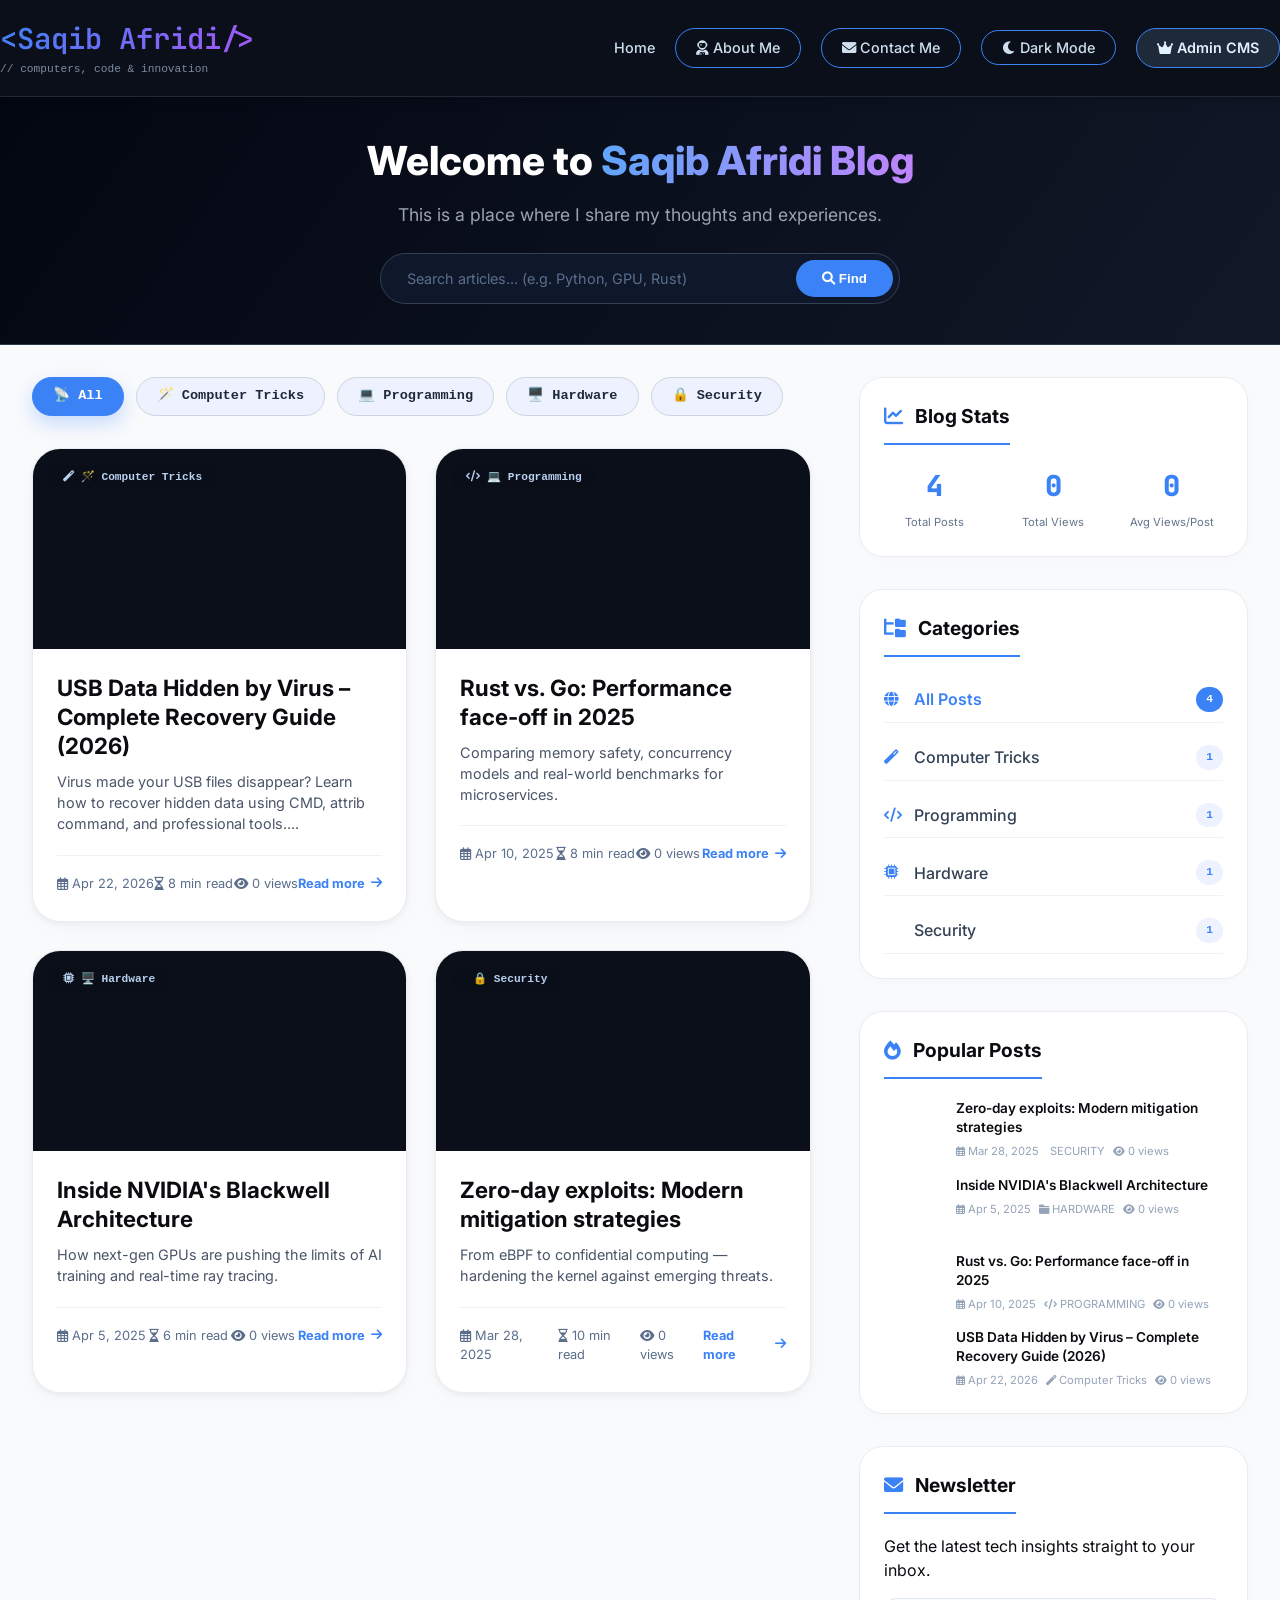
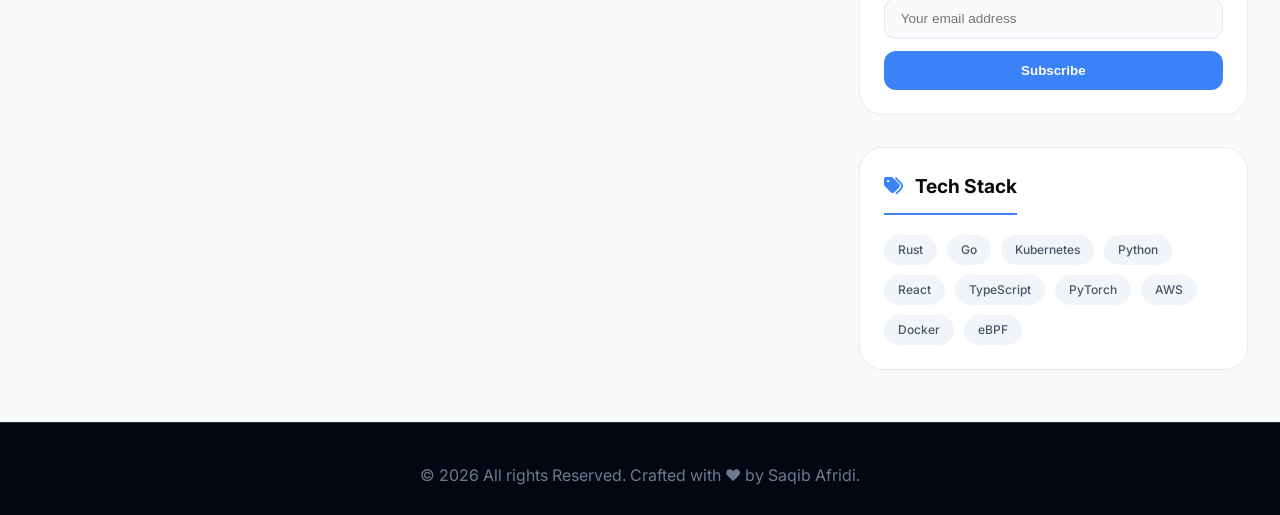
<file: index.html>
<!DOCTYPE html>
<html lang="en">
<head>
  <meta charset="UTF-8">
  <meta name="viewport" content="width=device-width, initial-scale=1.0, viewport-fit=cover">
  <title>Saqib Afridi | Tech Blog</title>
  <link href="https://fonts.googleapis.com/css2?family=Inter:opsz,wght@14..32,300;400;500;600;700;800&family=JetBrains+Mono:wght@400;500&display=swap" rel="stylesheet">
  <link rel="stylesheet" href="https://cdnjs.cloudflare.com/ajax/libs/font-awesome/6.0.0-beta3/css/all.min.css">
  <link rel="stylesheet" href="./css/index.css">
  <style>
    /* Additional inline style for consistency — keeps modal and dark mode alignment */
    body.dark-mode .about-link-modal {
      color: #60a5fa;
    }
    .about-nav-link, .contact-nav-link {
      cursor: pointer;
      text-decoration: none;
      font-weight: 500;
      color: #cfdfed;
      transition: 0.2s;
      font-size: 0.9rem;
    }
    .about-nav-link:hover, .contact-nav-link:hover {
      color: #60a5fa;
    }
    .empty-posts-state {
      text-align: center;
      padding: 80px 40px;
      background: #1e293b;
      border-radius: 24px;
      margin: 40px 0;
    }
    .empty-posts-state i {
      font-size: 4rem;
      color: #3b82f6;
      margin-bottom: 20px;
      opacity: 0.6;
    }
    .empty-posts-state h3 {
      font-size: 1.5rem;
      margin-bottom: 12px;
      color: #f1f5f9;
    }
    .empty-posts-state p {
      color: #94a3b8;
      margin-bottom: 24px;
    }
    .empty-posts-state .btn-create {
      background: #3b82f6;
      color: white;
      border: none;
      padding: 12px 28px;
      border-radius: 40px;
      font-weight: 600;
      cursor: pointer;
      transition: 0.2s;
    }
    .empty-posts-state .btn-create:hover {
      background: #2563eb;
      transform: translateY(-2px);
    }
  </style>
</head>
<body>

<header class="site-header">
  <div class="container header-inner">
    <div class="logo">
      <h1>&lt;Saqib Afridi/&gt;</h1>
      <p>// computers, code & innovation</p>
    </div>
    <div class="nav-links">
      <a href="index.html" id="homeLink">Home</a>
      <a href="About me.html" class="nav-btn about-nav-link"><i class="fas fa-user-astronaut"></i> About Me</a>
      <a href="contact me.html" class="nav-btn contact-nav-link"><i class="fas fa-envelope"></i> Contact Me</a>
      <button class="nav-btn dark-mode-btn" id="darkModeToggle">
        <i class="fas fa-moon"></i> <span>Dark Mode</span>
      </button>
      <a href="#" id="openCMSBtn" class="btn-tech cms-link"><i class="fas fa-crown"></i> Admin CMS</a>
    </div>
  </div>
</header>

<main>
  <section class="hero-tech">
    <div class="container hero-content">
      <h2>Welcome to <span>Saqib Afridi Blog</span></h2>
      <p>This is a place where I share my thoughts and experiences.</p>
      <div class="search-area">
        <input type="text" id="searchTechInput" placeholder="Search articles... (e.g. Python, GPU, Rust)">
        <button id="searchTechBtn"><i class="fas fa-magnifying-glass"></i> Find</button>
      </div>
    </div>
  </section>

  <div class="container">
    <div class="blog-layout">
      <div class="blog-main">
        <div class="filter-bar" id="techFilterContainer"></div>
        <div id="techBlogGrid" class="blog-grid"></div>
      </div>

      <div class="blog-sidebar">
        <div class="sidebar-widget">
          <h3 class="widget-title"><i class="fas fa-chart-line"></i> Blog Stats</h3>
          <div class="stats-container" id="blogStats">
            <div class="stat-item">
              <span class="stat-value" id="totalPosts">0</span>
              <span class="stat-label">Total Posts</span>
            </div>
            <div class="stat-item">
              <span class="stat-value" id="totalViews">0</span>
              <span class="stat-label">Total Views</span>
            </div>
            <div class="stat-item">
              <span class="stat-value" id="avgViews">0</span>
              <span class="stat-label">Avg Views/Post</span>
            </div>
          </div>
        </div>

        <div class="sidebar-widget">
          <h3 class="widget-title"><i class="fas fa-folder-tree"></i> Categories</h3>
          <div class="categories-list" id="categoriesList"></div>
        </div>

        <div class="sidebar-widget">
          <h3 class="widget-title"><i class="fas fa-fire"></i> Popular Posts</h3>
          <div class="popular-posts" id="popularPostsList"></div>
        </div>

        <div class="sidebar-widget">
          <h3 class="widget-title"><i class="fas fa-envelope"></i> Newsletter</h3>
          <p>Get the latest tech insights straight to your inbox.</p>
          <div class="sidebar-news-form">
            <input type="email" id="sidebarNewsEmail" placeholder="Your email address">
            <button id="sidebarSubscribeBtn">Subscribe</button>
          </div>
        </div>

        <div class="sidebar-widget">
          <h3 class="widget-title"><i class="fas fa-tags"></i> Tech Stack</h3>
          <div class="tags-cloud">
            <span class="tag">Rust</span>
            <span class="tag">Go</span>
            <span class="tag">Kubernetes</span>
            <span class="tag">Python</span>
            <span class="tag">React</span>
            <span class="tag">TypeScript</span>
            <span class="tag">PyTorch</span>
            <span class="tag">AWS</span>
            <span class="tag">Docker</span>
            <span class="tag">eBPF</span>
          </div>
        </div>
      </div>
    </div>
  </div>

  <footer class="footer-tech">
    <div class="container">
      <div class="copyright">
         © 2026 All rights Reserved. Crafted with ❤️ by Saqib Afridi.
      </div>
    </div>
  </footer>
</main>

<div id="infoModal" class="modal-overlay">
  <div class="modal-container">
    <div class="modal-header">
      <h2 id="modalTitle">Info</h2>
      <button class="modal-close" id="closeModalBtn">&times;</button>
    </div>
    <div class="modal-body" id="modalBody"></div>
  </div>
</div>

<script>
  // ========================
  // BLOG PAGE WITH USB DATA HIDDEN BY VIRUS POST
  // Added new post: "USB Data Hidden by Virus – Complete Recovery Guide"
  // Category: computer-tricks
  // ========================

  const STORAGE_KEY = 'bytelog_posts';
  const VISITS_STORAGE_KEY = 'bytelog_post_visits';

  // Default posts including the new USB virus recovery post
  function getDefaultPosts() {
    return [
      { 
        id: 1001, 
        title: "USB Data Hidden by Virus – Complete Recovery Guide (2026)", 
        excerpt: "Virus made your USB files disappear? Learn how to recover hidden data using CMD, attrib command, and professional tools. Step-by-step guide to restore your lost files.", 
        category: "computer-tricks", 
        imgUrl: "https://images.unsplash.com/photo-1587202372775-e229f172b9d7?w=600&auto=format", 
        date: "Apr 22, 2026", 
        readTime: "8 min read", 
        content: `<p>One of the most common issues faced by USB drive users is the "hidden files" virus. This malware doesn't delete your data—it simply hides it and creates shortcuts or disguises itself. The good news? Your files are still there!</p>
        <h2>How the Virus Works</h2>
        <p>The virus uses the <code>attrib +h +s +r</code> command to mark your files as hidden, system, and read-only. Windows then hides these files by default, making you think they're gone.</p>
        <h2>Method 1: Using Command Prompt (No Software Needed)</h2>
        <ol>
          <li>Insert your USB drive and note the drive letter (e.g., E:)</li>
          <li>Open Command Prompt as Administrator</li>
          <li>Type: <code>attrib -h -s -r /s /d E:\\*.*</code> (Replace E: with your drive letter)</li>
          <li>Press Enter and wait for the process to complete</li>
        </ol>
        <h2>Method 2: Show Hidden Files in File Explorer</h2>
        <ol>
          <li>Open File Explorer and go to your USB drive</li>
          <li>Click "View" tab → "Options" → "Change folder and search options"</li>
          <li>Go to "View" tab → Select "Show hidden files, folders, and drives"</li>
          <li>Uncheck "Hide protected operating system files"</li>
          <li>Click Apply and OK</li>
        </ol>
        <h2>Method 3: Using Attrib Command for Specific Files</h2>
        <p>If you know the folder name, use: <code>attrib -h -s "E:\\FolderName" /s /d</code></p>
        <h2>Prevention Tips</h2>
        <ul>
          <li>Always eject USB drives safely</li>
          <li>Scan USB drives with antivirus before opening</li>
          <li>Disable AutoRun for USB devices</li>
          <li>Keep backups of important data</li>
        </ul>
        <p><strong>Warning:</strong> If the virus persists, format the USB drive after recovering your data. Always scan recovered files with antivirus before opening.</p>`
      },
      { 
        id: 1002, 
        title: "Rust vs. Go: Performance face-off in 2025", 
        excerpt: "Comparing memory safety, concurrency models and real-world benchmarks for microservices.", 
        category: "programming", 
        imgUrl: "https://images.unsplash.com/photo-1555066931-4365d14bab8c?w=600&auto=format", 
        date: "Apr 10, 2025", 
        readTime: "8 min read", 
        content: "<p>Rust and Go have emerged as the two dominant systems languages for cloud-native development...</p>" 
      },
      { 
        id: 1003, 
        title: "Inside NVIDIA's Blackwell Architecture", 
        excerpt: "How next-gen GPUs are pushing the limits of AI training and real-time ray tracing.", 
        category: "hardware", 
        imgUrl: "https://images.unsplash.com/photo-1591489378430-ef2e537ee8b4?w=600&auto=format", 
        date: "Apr 5, 2025", 
        readTime: "6 min read", 
        content: "<p>NVIDIA's Blackwell B200 GPU represents a paradigm shift in AI hardware...</p>" 
      },
      { 
        id: 1004, 
        title: "Zero-day exploits: Modern mitigation strategies", 
        excerpt: "From eBPF to confidential computing — hardening the kernel against emerging threats.", 
        category: "security", 
        imgUrl: "https://images.unsplash.com/photo-1550751827-4bd374c3f58b?w=600&auto=format", 
        date: "Mar 28, 2025", 
        readTime: "10 min read", 
        content: "<p>Zero-day exploits remain the top cybersecurity concern...</p>" 
      }
    ];
  }

  let blogPosts = [];
  let activeCategory = 'all';
  let searchQuery = '';

  function getPostVisitCount(postId) {
    const visits = localStorage.getItem(VISITS_STORAGE_KEY);
    const visitsData = visits ? JSON.parse(visits) : {};
    return visitsData[postId] || 0;
  }

  function getAllPostVisits() {
    const visits = localStorage.getItem(VISITS_STORAGE_KEY);
    return visits ? JSON.parse(visits) : {};
  }

  function getTopVisitedPosts(limit = 5) {
    const visitsData = getAllPostVisits();
    const postsWithVisits = Object.entries(visitsData).map(([id, count]) => ({
      id: parseInt(id),
      visits: count
    }));
    postsWithVisits.sort((a, b) => b.visits - a.visits);
    return postsWithVisits.slice(0, limit);
  }

  function updateBlogStats() {
    const totalPosts = blogPosts.length;
    const visitsData = getAllPostVisits();
    const totalViews = Object.values(visitsData).reduce((sum, count) => sum + count, 0);
    const avgViews = totalPosts > 0 ? Math.round(totalViews / totalPosts) : 0;
    
    const totalPostsEl = document.getElementById('totalPosts');
    const totalViewsEl = document.getElementById('totalViews');
    const avgViewsEl = document.getElementById('avgViews');
    
    if (totalPostsEl) totalPostsEl.textContent = totalPosts;
    if (totalViewsEl) totalViewsEl.textContent = totalViews.toLocaleString();
    if (avgViewsEl) avgViewsEl.textContent = avgViews.toLocaleString();
  }

  function getUniqueCategories() {
    const cats = blogPosts.map(p => p.category);
    return ['all', ...new Set(cats)];
  }

  function getCategoryDisplayName(cat) {
    const map = {
      'all': '📡 All',
      'programming': '💻 Programming',
      'hardware': '🖥️ Hardware',
      'security': '🔒 Security',
      'devops': '⚙️ DevOps',
      'ai-ml': '🤖 AI/ML',
      'tutorial': '📚 Tutorial',
      'computer-tricks': '🪄 Computer Tricks'
    };
    return map[cat] || cat.toUpperCase();
  }

  function renderFilters() {
    const categories = getUniqueCategories();
    const container = document.getElementById('techFilterContainer');
    if (!container) return;
    
    if (categories.length === 1 && categories[0] === 'all') {
      container.innerHTML = '';
      return;
    }
    
    container.innerHTML = categories.map(cat => {
      let displayName = getCategoryDisplayName(cat);
      return `<div class="tech-chip ${activeCategory === cat ? 'active' : ''}" data-category="${cat}">${displayName}</div>`;
    }).join('');
    
    document.querySelectorAll('.tech-chip').forEach(chip => {
      chip.addEventListener('click', () => {
        activeCategory = chip.getAttribute('data-category');
        renderFilters();
        renderSidebarCategories();
        renderBlogPosts();
      });
    });
  }

  function filterPosts() {
    let filtered = blogPosts;
    if (activeCategory !== 'all') {
      filtered = filtered.filter(p => p.category === activeCategory);
    }
    if (searchQuery !== '') {
      const lowerQuery = searchQuery.toLowerCase();
      filtered = filtered.filter(p => p.title.toLowerCase().includes(lowerQuery) || p.excerpt.toLowerCase().includes(lowerQuery));
    }
    return filtered;
  }

  function escapeHtml(str) {
    if (!str) return '';
    return str.replace(/[&<>]/g, function(m) {
      if (m === '&') return '&amp;';
      if (m === '<') return '&lt;';
      if (m === '>') return '&gt;';
      return m;
    });
  }

  function openArticlePage(postId) {
    window.location.href = `article.html?id=${postId}`;
  }

  function renderBlogPosts() {
    const container = document.getElementById('techBlogGrid');
    if (!container) return;
    
    const filtered = filterPosts();
    
    if (filtered.length === 0) {
      container.innerHTML = `
        <div class="empty-posts-state">
          <i class="fas fa-newspaper"></i>
          <h3>No Articles Yet</h3>
          <p>Be the first to share your tech insights! Create your first blog post now.</p>
          <button class="btn-create" id="goToCmsBtn"><i class="fas fa-plus-circle"></i> Create Post in CMS</button>
        </div>
      `;
      const goToCmsBtn = document.getElementById('goToCmsBtn');
      if (goToCmsBtn) goToCmsBtn.addEventListener('click', (e) => { e.preventDefault(); openCMS(); });
      return;
    }
    
    const cardsHtml = filtered.map(art => {
      let categoryLabel = getCategoryDisplayName(art.category).replace('📡 ', '');
      let icon = 'fa-microchip';
      const categoryIconMap = {
        'programming': 'fa-code',
        'hardware': 'fa-microchip',
        'security': 'fa-shield-haltered',
        'devops': 'fa-server',
        'ai-ml': 'fa-brain',
        'tutorial': 'fa-book',
        'computer-tricks': 'fa-magic'
      };
      icon = categoryIconMap[art.category] || 'fa-folder';
      
      const views = getPostVisitCount(art.id);
      
      return `<div class="tech-card" data-post-id="${art.id}">
        <div class="card-img" style="background-image: url('${escapeHtml(art.imgUrl)}');">
          <div class="card-category-badge"><i class="fas ${icon}"></i> ${categoryLabel}</div>
        </div>
        <div class="card-content">
          <div class="card-title">${escapeHtml(art.title)}</div>
          <div class="card-excerpt">${escapeHtml(art.excerpt.substring(0, 120))}${art.excerpt.length > 120 ? '...' : ''}</div>
          <div class="meta-stats">
            <span><i class="far fa-calendar-alt"></i> ${art.date || 'Just now'}</span>
            <span><i class="far fa-hourglass-half"></i> ${art.readTime || '5 min read'}</span>
            <span><i class="fas fa-eye"></i> ${views.toLocaleString()} views</span>
            <a href="#" class="read-link" data-id="${art.id}">Read more <i class="fas fa-arrow-right"></i></a>
          </div>
        </div>
      </div>`;
    }).join('');
    
    container.innerHTML = cardsHtml;
    
    document.querySelectorAll('.tech-card').forEach(card => {
      const postId = card.getAttribute('data-post-id');
      if (postId) {
        card.addEventListener('click', (e) => {
          if (e.target.closest('.read-link')) return;
          openArticlePage(parseInt(postId));
        });
      }
    });
    
    document.querySelectorAll('.read-link').forEach(link => {
      link.addEventListener('click', (e) => {
        e.preventDefault();
        e.stopPropagation();
        const id = parseInt(link.getAttribute('data-id'));
        openArticlePage(id);
      });
    });
  }

  function performSearch() {
    const input = document.getElementById('searchTechInput');
    searchQuery = input ? input.value.trim() : '';
    activeCategory = 'all';
    renderFilters();
    renderSidebarCategories();
    renderBlogPosts();
  }

  function loadPostsFromCMS() {
    const stored = localStorage.getItem(STORAGE_KEY);
    if (stored) {
      const parsed = JSON.parse(stored);
      if (parsed && parsed.length > 0) {
        blogPosts = parsed;
        return;
      }
    }
    // Use default posts including USB virus recovery post
    blogPosts = getDefaultPosts();
    savePostsToLocalStorage();
  }

  function savePostsToLocalStorage() {
    localStorage.setItem(STORAGE_KEY, JSON.stringify(blogPosts));
  }

  function refreshFromCMS() {
    loadPostsFromCMS();
    renderFilters();
    renderSidebarCategories();
    renderPopularPosts();
    renderBlogPosts();
    updateBlogStats();
  }

  function openCMS() {
    window.open('cms.html', 'ByteLogCMS', 'width=1200,height=800');
  }

  function renderSidebarCategories() {
    const container = document.getElementById('categoriesList');
    if (!container) return;
    
    if (blogPosts.length === 0) {
      container.innerHTML = '<div style="text-align:center; padding:20px; color:#64748b;">No categories yet</div>';
      return;
    }
    
    const categoryCount = {};
    blogPosts.forEach(post => {
      categoryCount[post.category] = (categoryCount[post.category] || 0) + 1;
    });
    
    const categoryConfig = {
      'all': { icon: 'fa-globe', name: 'All Posts' },
      'programming': { icon: 'fa-code', name: 'Programming' },
      'hardware': { icon: 'fa-microchip', name: 'Hardware' },
      'security': { icon: 'fa-shield-haltered', name: 'Security' },
      'devops': { icon: 'fa-server', name: 'DevOps' },
      'ai-ml': { icon: 'fa-brain', name: 'AI/ML' },
      'tutorial': { icon: 'fa-book', name: 'Tutorial' },
      'computer-tricks': { icon: 'fa-magic', name: 'Computer Tricks' }
    };
    
    const categories = ['all', ...new Set(blogPosts.map(p => p.category))];
    
    container.innerHTML = categories.map(cat => {
      const count = cat === 'all' ? blogPosts.length : categoryCount[cat] || 0;
      const config = categoryConfig[cat] || { icon: 'fa-folder', name: cat.toUpperCase() };
      const isActive = activeCategory === cat;
      
      return `
        <div class="category-item ${isActive ? 'active' : ''}" data-category="${cat}">
          <span class="category-name">
            <i class="fas ${config.icon}"></i> ${config.name}
          </span>
          <span class="category-count">${count}</span>
        </div>
      `;
    }).join('');
    
    document.querySelectorAll('.category-item').forEach(item => {
      item.addEventListener('click', () => {
        const category = item.getAttribute('data-category');
        activeCategory = category;
        searchQuery = '';
        const searchInput = document.getElementById('searchTechInput');
        if (searchInput) searchInput.value = '';
        renderSidebarCategories();
        renderFilters();
        renderBlogPosts();
      });
    });
  }

  function renderPopularPosts() {
    const container = document.getElementById('popularPostsList');
    if (!container) return;
    
    if (blogPosts.length === 0) {
      container.innerHTML = '<div style="text-align:center; padding:20px; color:#64748b;">No posts yet</div>';
      return;
    }
    
    const topVisited = getTopVisitedPosts(5);
    let popularPosts;
    
    if (topVisited.length === 0 || topVisited.every(item => !blogPosts.find(p => p.id === item.id))) {
      popularPosts = [...blogPosts].sort((a, b) => b.id - a.id).slice(0, 5);
    } else {
      popularPosts = topVisited
        .map(item => blogPosts.find(post => post.id === item.id))
        .filter(post => post !== undefined);
    }
    
    if (popularPosts.length === 0) {
      container.innerHTML = '<div class="empty-state">No posts yet</div>';
      return;
    }
    
    container.innerHTML = popularPosts.map(post => {
      let icon = 'fa-microchip';
      const iconMap = {
        'programming': 'fa-code',
        'security': 'fa-shield-haltered',
        'devops': 'fa-server',
        'ai-ml': 'fa-brain',
        'computer-tricks': 'fa-magic'
      };
      icon = iconMap[post.category] || 'fa-folder';
      const visitCount = getPostVisitCount(post.id);
      
      return `
        <div class="popular-post-item" data-id="${post.id}">
          <div class="popular-post-img" style="background-image: url('${escapeHtml(post.imgUrl)}');"></div>
          <div class="popular-post-content">
            <div class="popular-post-title">${escapeHtml(post.title)}</div>
            <div class="popular-post-meta">
              <span><i class="far fa-calendar-alt"></i> ${post.date || 'Just now'}</span>
              <span><i class="fas ${icon}"></i> ${post.category === 'computer-tricks' ? 'Computer Tricks' : post.category.toUpperCase()}</span>
              <span><i class="fas fa-eye"></i> ${visitCount.toLocaleString()} views</span>
            </div>
          </div>
        </div>
      `;
    }).join('');
    
    document.querySelectorAll('.popular-post-item').forEach(item => {
      item.addEventListener('click', () => {
        const postId = item.getAttribute('data-id');
        if (postId) openArticlePage(parseInt(postId));
      });
    });
  }

  function initSidebarNewsletter() {
    const subscribeBtn = document.getElementById('sidebarSubscribeBtn');
    if (subscribeBtn) {
      subscribeBtn.addEventListener('click', () => {
        const email = document.getElementById('sidebarNewsEmail')?.value.trim();
        if (!email || !email.includes('@')) {
          alert('Please enter a valid email address');
        } else {
          alert(`✅ Subscribed! Tech insights sent to ${email}`);
          document.getElementById('sidebarNewsEmail').value = '';
        }
      });
    }
  }

  function initTags() {
    document.querySelectorAll('.tag').forEach(tag => {
      tag.addEventListener('click', () => {
        const tagText = tag.textContent;
        const searchInput = document.getElementById('searchTechInput');
        if (searchInput) {
          searchInput.value = tagText;
          performSearch();
        }
      });
    });
  }

  function initDarkMode() {
    const darkModeToggle = document.getElementById('darkModeToggle');
    if (!darkModeToggle) return;
    
    const savedTheme = localStorage.getItem('theme');
    const prefersDark = window.matchMedia('(prefers-color-scheme: dark)').matches;
    
    if (savedTheme === 'dark' || (!savedTheme && prefersDark)) {
      document.body.classList.add('dark-mode');
      updateDarkModeButton(true);
    }
    
    darkModeToggle.addEventListener('click', () => {
      const isDark = document.body.classList.toggle('dark-mode');
      localStorage.setItem('theme', isDark ? 'dark' : 'light');
      updateDarkModeButton(isDark);
    });
  }

  function updateDarkModeButton(isDark) {
    const darkModeToggle = document.getElementById('darkModeToggle');
    if (!darkModeToggle) return;
    
    const icon = darkModeToggle.querySelector('i');
    const span = darkModeToggle.querySelector('span');
    
    if (isDark) {
      icon.className = 'fas fa-sun';
      span.textContent = ' Light Mode';
    } else {
      icon.className = 'fas fa-moon';
      span.textContent = ' Dark Mode';
    }
  }

  window.addEventListener('storage', (e) => {
    if (e.key === STORAGE_KEY) refreshFromCMS();
  });

  document.addEventListener('DOMContentLoaded', () => {
    refreshFromCMS();
    
    const searchBtn = document.getElementById('searchTechBtn');
    const searchInput = document.getElementById('searchTechInput');
    if (searchBtn) searchBtn.addEventListener('click', performSearch);
    if (searchInput) searchInput.addEventListener('keypress', (e) => { if (e.key === 'Enter') performSearch(); });
    
    const cmsBtn = document.getElementById('openCMSBtn');
    if (cmsBtn) cmsBtn.addEventListener('click', (e) => { e.preventDefault(); openCMS(); });
    
    const homeLink = document.getElementById('homeLink');
    if (homeLink) homeLink.addEventListener('click', (e) => { e.preventDefault(); window.scrollTo({ top: 0, behavior: 'smooth' }); });
    
    const closeModalBtn = document.getElementById('closeModalBtn');
    const modal = document.getElementById('infoModal');
    if (closeModalBtn) closeModalBtn.addEventListener('click', () => {
      if (modal) modal.classList.remove('active');
    });
    if (modal) modal.addEventListener('click', (e) => { if (e.target === modal) modal.classList.remove('active'); });
    
    renderSidebarCategories();
    renderPopularPosts();
    initSidebarNewsletter();
    initTags();
    updateBlogStats();
    initDarkMode();
  });
</script>
</body>
</html>
</file>
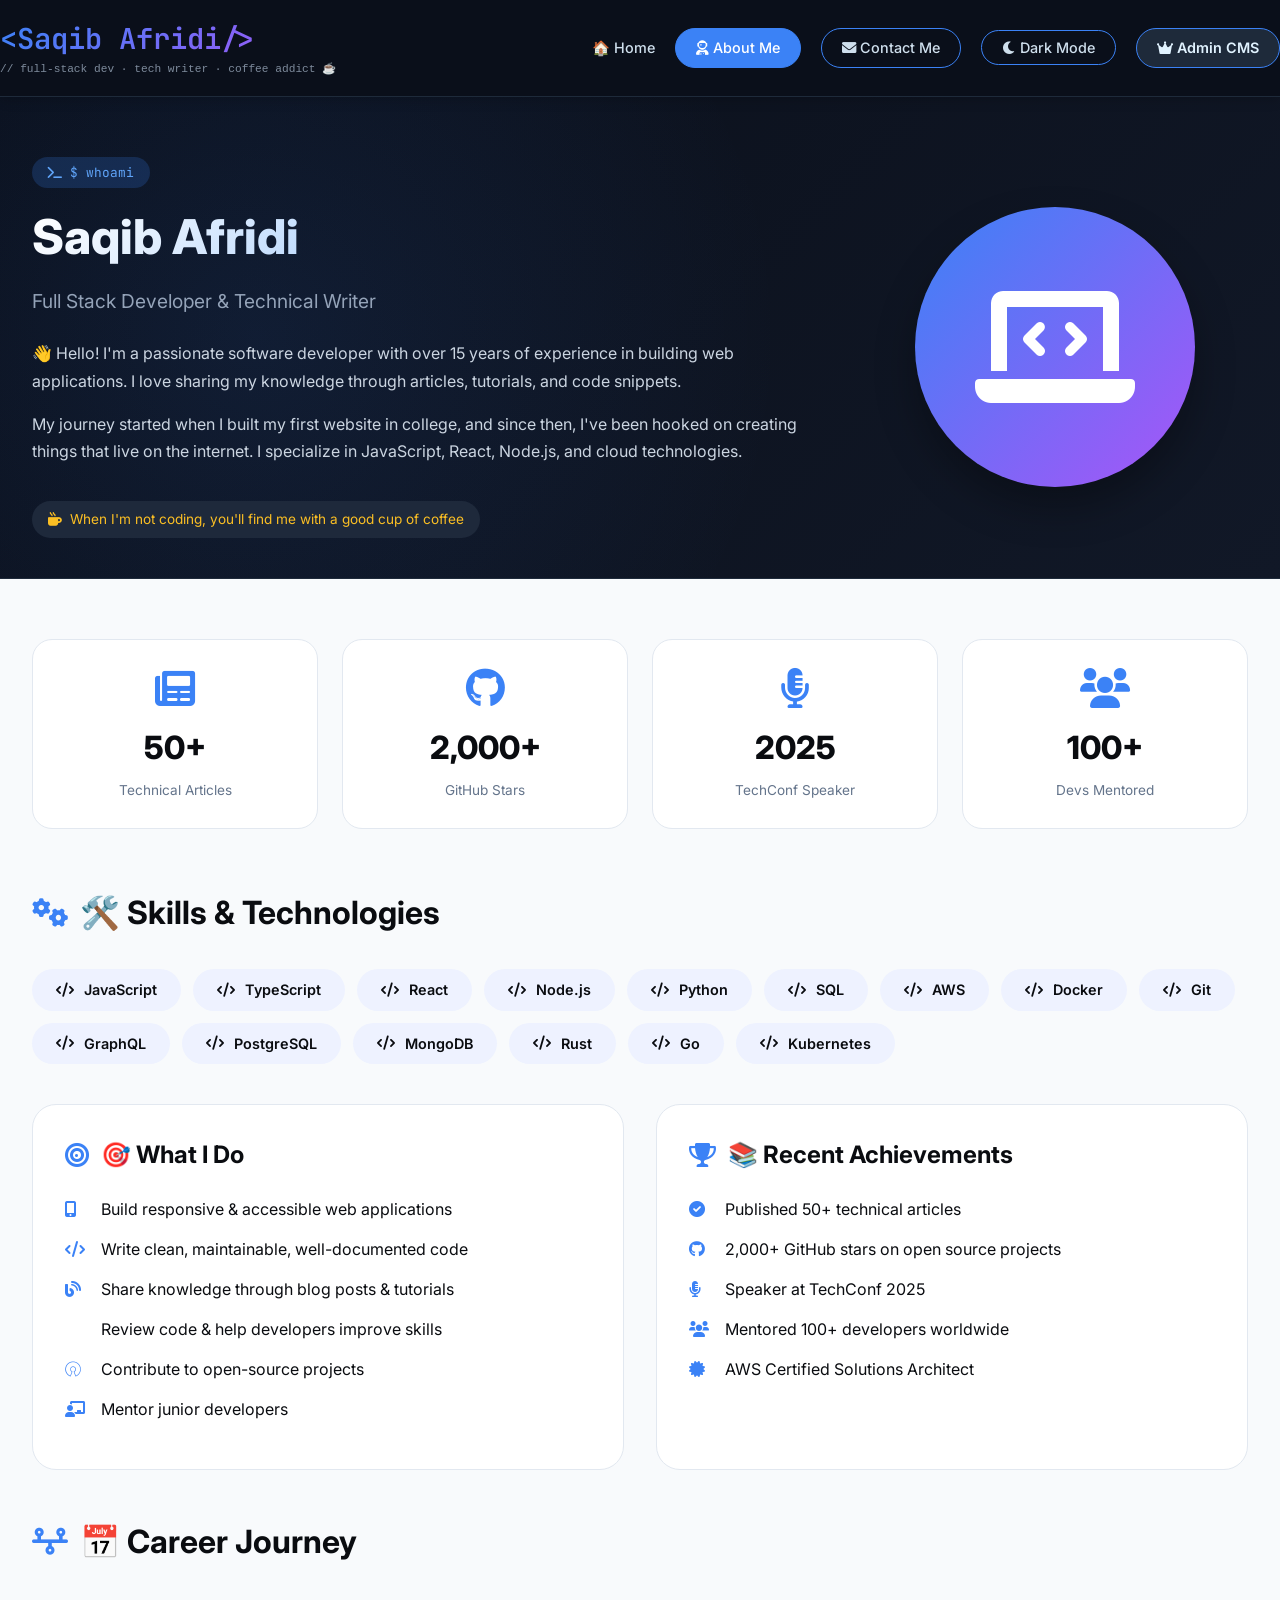
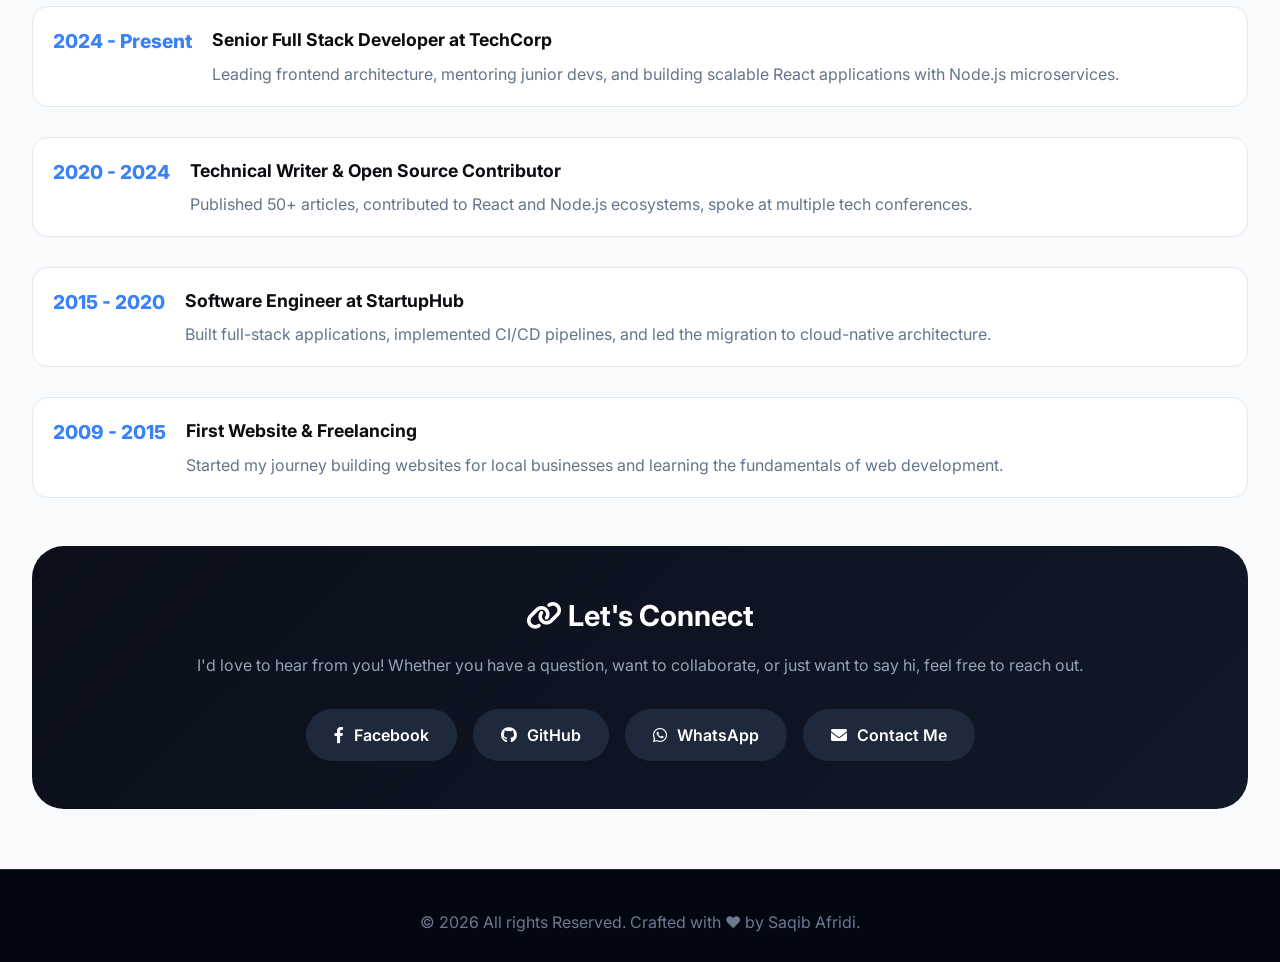
<file: About me.html>
<!DOCTYPE html>
<html lang="en">
<head>
  <meta charset="UTF-8">
  <meta name="viewport" content="width=device-width, initial-scale=1.0, viewport-fit=cover">
  <title>Saqib Afridi | About Me — Full Stack Developer & Technical Writer</title>
  <link href="https://fonts.googleapis.com/css2?family=Inter:opsz,wght@14..32,300;400;500;600;700;800&family=JetBrains+Mono:wght@400;500&display=swap" rel="stylesheet">
  <link rel="stylesheet" href="https://cdnjs.cloudflare.com/ajax/libs/font-awesome/6.0.0-beta3/css/all.min.css">
  <style>
    * {
      margin: 0;
      padding: 0;
      box-sizing: border-box;
    }

    body {
      background: #f8fafc;
      font-family: 'Inter', sans-serif;
      color: #0a0c10;
      line-height: 1.5;
      transition: background-color 0.3s ease, color 0.3s ease;
    }

    body.dark-mode {
      background: #0a0c10;
      color: #e2e8f0;
    }

    .container {
      max-width: 1280px;
      margin: 0 auto;
      padding: 0 32px;
    }

    /* Header */
    .site-header {
      background: #0a0f1a;
      position: sticky;
      top: 0;
      z-index: 100;
      border-bottom: 1px solid #1e2a3a;
      box-shadow: 0 2px 12px rgba(0, 0, 0, 0.2);
      transition: background-color 0.3s ease, border-color 0.3s ease;
    }

    .header-inner {
      display: flex;
      justify-content: space-between;
      align-items: center;
      flex-wrap: wrap;
      padding: 18px 0;
      gap: 20px;
    }

    .logo h1 {
      font-family: 'JetBrains Mono', monospace;
      font-weight: 600;
      font-size: 1.8rem;
      background: linear-gradient(135deg, #3b82f6, #a855f7);
      background-clip: text;
      -webkit-background-clip: text;
      color: transparent;
    }

    .logo p {
      font-size: 0.7rem;
      color: #7e8b9c;
      font-family: monospace;
      transition: color 0.3s ease;
    }

    .nav-links {
      display: flex;
      gap: 20px;
      align-items: center;
      flex-wrap: wrap;
    }

    .nav-links a {
      text-decoration: none;
      font-weight: 500;
      color: #cfdfed;
      transition: 0.2s;
      font-size: 0.9rem;
    }

    .nav-links a:hover {
      color: #60a5fa;
    }

    .nav-links .btn-tech {
      background: #1e2a3a;
      border: 1px solid #3b82f6;
      padding: 8px 20px;
      border-radius: 30px;
      color: #e0f2fe;
      font-weight: 600;
    }

    .nav-links .btn-tech:hover {
      background: #3b82f6;
      color: white;
    }

    .cms-link {
      background: #10b981;
      border: none;
    }

    .cms-link:hover {
      background: #059669 !important;
    }

    .nav-btn {
      background: transparent;
      border: 1px solid #3b82f6;
      padding: 8px 20px;
      border-radius: 30px;
      color: #cfdfed;
      font-weight: 500;
      transition: 0.2s;
      cursor: pointer;
      font-family: inherit;
      font-size: 0.9rem;
      text-decoration: none;
      display: inline-block;
    }

    .nav-btn:hover {
      background: #3b82f6;
      color: white;
      border-color: #3b82f6;
    }

    /* About Hero Section */
    .about-hero {
      background: linear-gradient(135deg, #0a0f1a 0%, #111827 100%);
      padding: 60px 0 40px;
      border-bottom: 1px solid #1e2a3a;
      position: relative;
      overflow: hidden;
    }

    .about-hero::before {
      content: '';
      position: absolute;
      top: 0;
      left: 0;
      right: 0;
      bottom: 0;
      background: radial-gradient(circle at 20% 50%, rgba(59,130,246,0.1) 0%, transparent 50%);
      pointer-events: none;
    }

    .about-hero .container {
      display: flex;
      gap: 60px;
      align-items: center;
      flex-wrap: wrap;
      position: relative;
      z-index: 2;
    }

    .about-hero-content {
      flex: 2;
    }

    .about-badge {
      display: inline-block;
      background: rgba(59,130,246,0.2);
      padding: 6px 16px;
      border-radius: 40px;
      font-size: 0.8rem;
      font-family: 'JetBrains Mono', monospace;
      color: #60a5fa;
      margin-bottom: 20px;
    }

    .about-hero-content h1 {
      font-size: 3rem;
      font-weight: 800;
      line-height: 1.2;
      margin-bottom: 20px;
      background: linear-gradient(135deg, #fff, #60a5fa);
      background-clip: text;
      -webkit-background-clip: text;
      color: transparent;
    }

    .about-hero-content .lead {
      font-size: 1.2rem;
      color: #94a3b8;
      margin-bottom: 24px;
      line-height: 1.6;
    }

    .about-hero-content .bio {
      color: #cbd5e1;
      margin-bottom: 16px;
      line-height: 1.7;
    }

    .coffee-badge {
      display: inline-flex;
      align-items: center;
      gap: 8px;
      background: #1e293b;
      padding: 8px 16px;
      border-radius: 40px;
      font-size: 0.85rem;
      color: #fbbf24;
      margin-top: 20px;
    }

    .about-avatar {
      flex: 1;
      text-align: center;
    }

    .avatar-circle {
      width: 280px;
      height: 280px;
      background: linear-gradient(135deg, #3b82f6, #a855f7);
      border-radius: 50%;
      display: flex;
      align-items: center;
      justify-content: center;
      margin: 0 auto;
      box-shadow: 0 20px 40px rgba(0,0,0,0.3);
    }

    .avatar-circle i {
      font-size: 8rem;
      color: white;
    }

    /* Stats Cards */
    .stats-grid {
      display: grid;
      grid-template-columns: repeat(4, 1fr);
      gap: 24px;
      margin: 60px 0;
    }

    .stat-card {
      background: white;
      border-radius: 20px;
      padding: 28px 20px;
      text-align: center;
      border: 1px solid #e2e8f0;
      transition: all 0.3s ease;
    }

    body.dark-mode .stat-card {
      background: #111827;
      border-color: #1f2a3e;
    }

    .stat-card:hover {
      transform: translateY(-5px);
      box-shadow: 0 12px 24px -12px rgba(0,0,0,0.15);
    }

    .stat-card i {
      font-size: 2.5rem;
      color: #3b82f6;
      margin-bottom: 16px;
    }

    .stat-card .stat-number {
      font-size: 2rem;
      font-weight: 800;
      color: #0a0c10;
      margin-bottom: 8px;
    }

    body.dark-mode .stat-card .stat-number {
      color: #f1f5f9;
    }

    .stat-card .stat-label {
      color: #64748b;
      font-size: 0.85rem;
    }

    /* Section Styles */
    .section-title {
      font-size: 2rem;
      font-weight: 700;
      margin: 48px 0 32px;
      display: flex;
      align-items: center;
      gap: 12px;
    }

    .section-title i {
      color: #3b82f6;
      font-size: 1.8rem;
    }

    /* Skills Grid */
    .skills-grid {
      display: flex;
      flex-wrap: wrap;
      gap: 12px;
      margin-bottom: 40px;
    }

    .skill-tag {
      background: #eef2ff;
      padding: 10px 24px;
      border-radius: 40px;
      font-weight: 600;
      font-size: 0.9rem;
      display: inline-flex;
      align-items: center;
      gap: 10px;
      transition: all 0.2s;
    }

    body.dark-mode .skill-tag {
      background: #1e293b;
      color: #e2e8f0;
    }

    .skill-tag:hover {
      transform: translateY(-2px);
      background: #3b82f6;
      color: white;
    }

    /* Two Column Layout */
    .two-column {
      display: grid;
      grid-template-columns: repeat(2, 1fr);
      gap: 32px;
      margin: 40px 0;
    }

    .info-card {
      background: white;
      border-radius: 24px;
      padding: 32px;
      border: 1px solid #e2e8f0;
      transition: all 0.3s ease;
    }

    body.dark-mode .info-card {
      background: #111827;
      border-color: #1f2a3e;
    }

    .info-card:hover {
      transform: translateY(-4px);
      box-shadow: 0 12px 24px -12px rgba(0,0,0,0.1);
    }

    .info-card h3 {
      font-size: 1.5rem;
      margin-bottom: 24px;
      display: flex;
      align-items: center;
      gap: 12px;
    }

    .info-card h3 i {
      color: #3b82f6;
    }

    .info-list {
      list-style: none;
    }

    .info-list li {
      margin-bottom: 16px;
      display: flex;
      align-items: center;
      gap: 12px;
    }

    .info-list li i {
      width: 24px;
      color: #3b82f6;
    }

    /* Connect Section */
    .connect-section {
      background: linear-gradient(135deg, #0a0f1a, #111827);
      border-radius: 32px;
      padding: 48px;
      margin: 48px 0;
      text-align: center;
    }

    body.dark-mode .connect-section {
      background: linear-gradient(135deg, #020617, #0f172a);
    }

    .connect-section h3 {
      font-size: 1.8rem;
      margin-bottom: 16px;
      color: white;
    }

    .connect-section p {
      color: #94a3b8;
      margin-bottom: 32px;
    }

    .connect-buttons {
      display: flex;
      flex-wrap: wrap;
      justify-content: center;
      gap: 16px;
    }

    .connect-btn {
      background: #1e293b;
      padding: 14px 28px;
      border-radius: 40px;
      text-decoration: none;
      color: white;
      font-weight: 600;
      display: inline-flex;
      align-items: center;
      gap: 10px;
      transition: all 0.2s;
    }

    .connect-btn:hover {
      background: #3b82f6;
      transform: translateY(-2px);
    }

    /* Timeline Section */
    .timeline {
      margin: 40px 0;
    }

    .timeline-item {
      display: flex;
      gap: 20px;
      margin-bottom: 30px;
      padding: 20px;
      background: white;
      border-radius: 16px;
      border: 1px solid #e2e8f0;
    }

    body.dark-mode .timeline-item {
      background: #111827;
      border-color: #1f2a3e;
    }

    .timeline-year {
      min-width: 100px;
      font-weight: 800;
      font-size: 1.2rem;
      color: #3b82f6;
    }

    .timeline-content h4 {
      font-size: 1.1rem;
      margin-bottom: 8px;
    }

    .timeline-content p {
      color: #64748b;
    }

    /* Footer */
    .footer-tech {
      background: #030712;
      padding: 40px 0 28px;
      margin-top: 60px;
      border-top: 1px solid #1f2a3e;
      color: #6c7a91;
    }

    .footer-flex {
      display: flex;
      justify-content: space-between;
      flex-wrap: wrap;
      gap: 30px;
      margin-bottom: 30px;
    }

    .footer-links {
      display: flex;
      gap: 40px;
    }

    .footer-links a {
      color: #8ba0bc;
      text-decoration: none;
      transition: color 0.2s;
    }

    .footer-links a:hover {
      color: #60a5fa;
    }

    .copyright {
      text-align: center;
    }

    /* Modal */
    .modal-overlay {
      position: fixed;
      top: 0;
      left: 0;
      width: 100%;
      height: 100%;
      background: rgba(0, 0, 0, 0.8);
      backdrop-filter: blur(8px);
      z-index: 1000;
      display: flex;
      justify-content: center;
      align-items: center;
      opacity: 0;
      visibility: hidden;
      transition: all 0.3s ease;
    }

    .modal-overlay.active {
      opacity: 1;
      visibility: visible;
    }

    .modal-container {
      background: #0f172a;
      border-radius: 32px;
      max-width: 550px;
      width: 90%;
      border: 1px solid #334155;
      transform: scale(0.95);
      transition: transform 0.3s ease;
    }

    .modal-overlay.active .modal-container {
      transform: scale(1);
    }

    .modal-header {
      padding: 24px 28px 12px 28px;
      border-bottom: 1px solid #1e2a3a;
      display: flex;
      justify-content: space-between;
      align-items: center;
    }

    .modal-header h2 {
      color: #f1f5f9;
      font-size: 1.5rem;
    }

    .modal-close {
      background: none;
      border: none;
      color: #94a3b8;
      font-size: 1.8rem;
      cursor: pointer;
    }

    .modal-close:hover {
      color: #ef4444;
    }

    .modal-body {
      padding: 28px;
      color: #cbd5e1;
      line-height: 1.6;
    }

    @media (max-width: 768px) {
      .container {
        padding: 0 20px;
      }
      .stats-grid {
        grid-template-columns: repeat(2, 1fr);
        gap: 16px;
      }
      .two-column {
        grid-template-columns: 1fr;
      }
      .about-hero-content h1 {
        font-size: 2rem;
      }
      .avatar-circle {
        width: 200px;
        height: 200px;
      }
      .avatar-circle i {
        font-size: 5rem;
      }
      .connect-buttons {
        flex-direction: column;
      }
      .connect-btn {
        justify-content: center;
      }
      .timeline-item {
        flex-direction: column;
        gap: 8px;
      }
    }
  </style>
</head>
<body>

<header class="site-header">
  <div class="container header-inner">
    <div class="logo">
      <h1>&lt;Saqib Afridi/&gt;</h1>
      <p>// full-stack dev · tech writer · coffee addict ☕</p>
    </div>
    <div class="nav-links">
      <a href="index.html" id="homeLink">🏠 Home</a>
      <a href="About me.html" class="nav-btn" style="background:#3b82f6; color:white;"><i class="fas fa-user-astronaut"></i> About Me</a>
      <a href="contact me.html" class="nav-btn"><i class="fas fa-envelope"></i> Contact Me</a>
      <button class="nav-btn dark-mode-btn" id="darkModeToggle">
        <i class="fas fa-moon"></i> <span>Dark Mode</span>
      </button>
      <a href="#" id="openCMSBtn" class="btn-tech cms-link"><i class="fas fa-crown"></i> Admin CMS</a>
    </div>
  </div>
</header>

<main>
  <!-- Hero Section -->
  <section class="about-hero">
    <div class="container">
      <div class="about-hero-content">
        <div class="about-badge">
          <i class="fas fa-terminal"></i> $ whoami
        </div>
        <h1>Saqib Afridi</h1>
        <div class="lead">Full Stack Developer & Technical Writer</div>
        <p class="bio">👋 Hello! I'm a passionate software developer with over 15 years of experience in building web applications. I love sharing my knowledge through articles, tutorials, and code snippets.</p>
        <p class="bio">My journey started when I built my first website in college, and since then, I've been hooked on creating things that live on the internet. I specialize in JavaScript, React, Node.js, and cloud technologies.</p>
        <div class="coffee-badge">
          <i class="fas fa-mug-hot"></i> When I'm not coding, you'll find me with a good cup of coffee
        </div>
      </div>
      <div class="about-avatar">
        <div class="avatar-circle">
          <i class="fas fa-laptop-code"></i>
        </div>
      </div>
    </div>
  </section>

  <div class="container">
    <!-- Stats Section -->
    <div class="stats-grid">
      <div class="stat-card">
        <i class="fas fa-newspaper"></i>
        <div class="stat-number">50+</div>
        <div class="stat-label">Technical Articles</div>
      </div>
      <div class="stat-card">
        <i class="fab fa-github"></i>
        <div class="stat-number">2,000+</div>
        <div class="stat-label">GitHub Stars</div>
      </div>
      <div class="stat-card">
        <i class="fas fa-microphone-alt"></i>
        <div class="stat-number">2025</div>
        <div class="stat-label">TechConf Speaker</div>
      </div>
      <div class="stat-card">
        <i class="fas fa-users"></i>
        <div class="stat-number">100+</div>
        <div class="stat-label">Devs Mentored</div>
      </div>
    </div>

    <!-- Skills Section -->
    <div class="section-title">
      <i class="fas fa-cogs"></i>
      <span>🛠️ Skills & Technologies</span>
    </div>
    <div class="skills-grid" id="skillsGrid"></div>

    <!-- What I Do & Achievements -->
    <div class="two-column">
      <div class="info-card">
        <h3><i class="fas fa-bullseye"></i> 🎯 What I Do</h3>
        <ul class="info-list">
          <li><i class="fas fa-mobile-alt"></i> Build responsive & accessible web applications</li>
          <li><i class="fas fa-code"></i> Write clean, maintainable, well-documented code</li>
          <li><i class="fas fa-blog"></i> Share knowledge through blog posts & tutorials</li>
          <li><i class="fas fa-code-review"></i> Review code & help developers improve skills</li>
          <li><i class="fab fa-osi"></i> Contribute to open-source projects</li>
          <li><i class="fas fa-chalkboard-user"></i> Mentor junior developers</li>
        </ul>
      </div>
      <div class="info-card">
        <h3><i class="fas fa-trophy"></i> 📚 Recent Achievements</h3>
        <ul class="info-list">
          <li><i class="fas fa-check-circle"></i> Published 50+ technical articles</li>
          <li><i class="fab fa-github"></i> 2,000+ GitHub stars on open source projects</li>
          <li><i class="fas fa-microphone-alt"></i> Speaker at TechConf 2025</li>
          <li><i class="fas fa-users"></i> Mentored 100+ developers worldwide</li>
          <li><i class="fas fa-certificate"></i> AWS Certified Solutions Architect</li>
        </ul>
      </div>
    </div>

    <!-- Career Timeline -->
    <div class="section-title">
      <i class="fas fa-timeline"></i>
      <span>📅 Career Journey</span>
    </div>
    <div class="timeline">
      <div class="timeline-item">
        <div class="timeline-year">2024 - Present</div>
        <div class="timeline-content">
          <h4>Senior Full Stack Developer at TechCorp</h4>
          <p>Leading frontend architecture, mentoring junior devs, and building scalable React applications with Node.js microservices.</p>
        </div>
      </div>
      <div class="timeline-item">
        <div class="timeline-year">2020 - 2024</div>
        <div class="timeline-content">
          <h4>Technical Writer & Open Source Contributor</h4>
          <p>Published 50+ articles, contributed to React and Node.js ecosystems, spoke at multiple tech conferences.</p>
        </div>
      </div>
      <div class="timeline-item">
        <div class="timeline-year">2015 - 2020</div>
        <div class="timeline-content">
          <h4>Software Engineer at StartupHub</h4>
          <p>Built full-stack applications, implemented CI/CD pipelines, and led the migration to cloud-native architecture.</p>
        </div>
      </div>
      <div class="timeline-item">
        <div class="timeline-year">2009 - 2015</div>
        <div class="timeline-content">
          <h4>First Website & Freelancing</h4>
          <p>Started my journey building websites for local businesses and learning the fundamentals of web development.</p>
        </div>
      </div>
    </div>

    <!-- Connect Section -->
    <div class="connect-section">
      <h3><i class="fas fa-link"></i> Let's Connect</h3>
      <p>I'd love to hear from you! Whether you have a question, want to collaborate, or just want to say hi, feel free to reach out.</p>
      <div class="connect-buttons">
        <a href="#" class="connect-btn" id="facebookLink"><i class="fab fa-facebook-f"></i> Facebook</a>
        <a href="#" class="connect-btn" id="githubLink"><i class="fab fa-github"></i> GitHub</a>
        <a href="#" class="connect-btn" id="whatsappLink"><i class="fab fa-whatsapp"></i> WhatsApp</a>
        <a href="contact me.html" class="connect-btn" id="emailLink"><i class="fas fa-envelope"></i> Contact Me</a>
      </div>
    </div>
  </div>

  <footer class="footer-tech">
    <div class="container">
      <div class="copyright">
        © 2026 All rights Reserved. Crafted with ❤️ by Saqib Afridi.
      </div>
    </div>
  </footer>
</main>

<!-- Modal -->
<div id="infoModal" class="modal-overlay">
  <div class="modal-container">
    <div class="modal-header">
      <h2 id="modalTitle">About Me</h2>
      <button class="modal-close" id="closeModalBtn">&times;</button>
    </div>
    <div class="modal-body" id="modalBody"></div>
  </div>
</div>

<script>
  // Skills data
  const skillsList = [
    "JavaScript", "TypeScript", "React", "Node.js", "Python", "SQL",
    "AWS", "Docker", "Git", "GraphQL", "PostgreSQL", "MongoDB",
    "Rust", "Go", "Kubernetes"
  ];

  function renderSkills() {
    const container = document.getElementById('skillsGrid');
    if (container) {
      container.innerHTML = skillsList.map(skill => 
        `<span class="skill-tag"><i class="fas fa-code"></i> ${skill}</span>`
      ).join('');
    }
  }

  // Dark mode
  function initDarkMode() {
    const darkModeToggle = document.getElementById('darkModeToggle');
    const savedTheme = localStorage.getItem('theme');
    const prefersDark = window.matchMedia('(prefers-color-scheme: dark)').matches;
    
    if (savedTheme === 'dark' || (!savedTheme && prefersDark)) {
      document.body.classList.add('dark-mode');
      updateDarkModeButton(true);
    }
    
    if (darkModeToggle) {
      darkModeToggle.addEventListener('click', () => {
        const isDark = document.body.classList.toggle('dark-mode');
        localStorage.setItem('theme', isDark ? 'dark' : 'light');
        updateDarkModeButton(isDark);
      });
    }
  }

  function updateDarkModeButton(isDark) {
    const darkModeToggle = document.getElementById('darkModeToggle');
    if (darkModeToggle) {
      const icon = darkModeToggle.querySelector('i');
      const span = darkModeToggle.querySelector('span');
      if (isDark) {
        icon.className = 'fas fa-sun';
        span.textContent = ' Light Mode';
      } else {
        icon.className = 'fas fa-moon';
        span.textContent = ' Dark Mode';
      }
    }
  }

  // Modal handling
  const modal = document.getElementById('infoModal');
  const modalTitle = document.getElementById('modalTitle');
  const modalBody = document.getElementById('modalBody');
  const closeModalBtn = document.getElementById('closeModalBtn');

  function openModal(title, content) {
    if (modal && modalTitle && modalBody) {
      modalTitle.textContent = title;
      modalBody.innerHTML = content;
      modal.classList.add('active');
      document.body.style.overflow = 'hidden';
    }
  }

  function closeModal() {
    if (modal) {
      modal.classList.remove('active');
      document.body.style.overflow = '';
    }
  }

  function showAboutModal() {
    const aboutContent = `
      <p><i class="fas fa-terminal"></i> <strong>Saqib Afridi</strong> — Full Stack Developer & Technical Writer with 15+ years of experience.</p>
      <p><i class="fas fa-rocket"></i> Specialized in JavaScript, React, Node.js, and cloud technologies (AWS, Docker, Kubernetes).</p>
      <p><i class="fas fa-heart"></i> Passionate about sharing knowledge, mentoring developers, and contributing to open source.</p>
      <div class="tech-stack" style="display: flex; flex-wrap: wrap; gap: 8px; margin-top: 16px;">
        <span style="background:#1e293b; padding:4px 12px; border-radius:20px;">Rust</span>
        <span style="background:#1e293b; padding:4px 12px; border-radius:20px;">Go</span>
        <span style="background:#1e293b; padding:4px 12px; border-radius:20px;">React</span>
        <span style="background:#1e293b; padding:4px 12px; border-radius:20px;">Node.js</span>
      </div>
    `;
    openModal('👨‍💻 About Saqib Afridi', aboutContent);
  }

  function showContactModal() {
    const contactContent = `
      <p><i class="fas fa-paper-plane"></i> I'd love to hear from you!</p>
      <div style="margin: 16px 0;">
        <p><i class="fas fa-envelope"></i> <a href="mailto:saqib@afridi.dev" style="color:#60a5fa;">saqib@afridi.dev</a></p>
        <p><i class="fab fa-github"></i> <a href="#" style="color:#60a5fa;">github.com/saqibafridi</a></p>
        <p><i class="fab fa-twitter"></i> <a href="#" style="color:#60a5fa;">@saqib_afridi</a></p>
      </div>
      <p>I typically reply within 24 hours. Let's build something awesome together! 🚀</p>
    `;
    openModal('📬 Contact Me', contactContent);
  }

  function openCMS() {
    window.open('cms.html', 'ByteLogCMS', 'width=1200,height=800');
  }

  // Navigation
  document.getElementById('homeLink')?.addEventListener('click', (e) => {
    e.preventDefault();
    window.location.href = 'index.html';
  });

  // Contact button now links to contact me.html page (handled by href, but we keep modal for any other)
  // The connect section email link now points to contact me.html
  document.getElementById('openCMSBtn')?.addEventListener('click', (e) => {
    e.preventDefault();
    openCMS();
  });
  closeModalBtn?.addEventListener('click', closeModal);
  modal?.addEventListener('click', (e) => {
    if (e.target === modal) closeModal();
  });

  // Connect buttons
  document.getElementById('facebookLink')?.addEventListener('click', (e) => {
    e.preventDefault();
    alert('🔵 Connect with me on Facebook: facebook.com/saqibafridi');
  });
  document.getElementById('githubLink')?.addEventListener('click', (e) => {
    e.preventDefault();
    window.open('https://github.com', '_blank');
  });
  document.getElementById('whatsappLink')?.addEventListener('click', (e) => {
    e.preventDefault();
    alert('📱 WhatsApp: + 92 333 935 10 55');
  });
  // Email link now points to contact me.html (already set in href)

  // ESC key to close modal
  document.addEventListener('keydown', (e) => {
    if (e.key === 'Escape' && modal?.classList.contains('active')) closeModal();
  });

  // Initialize
  renderSkills();
  initDarkMode();
</script>
</body>
</html>
</file>
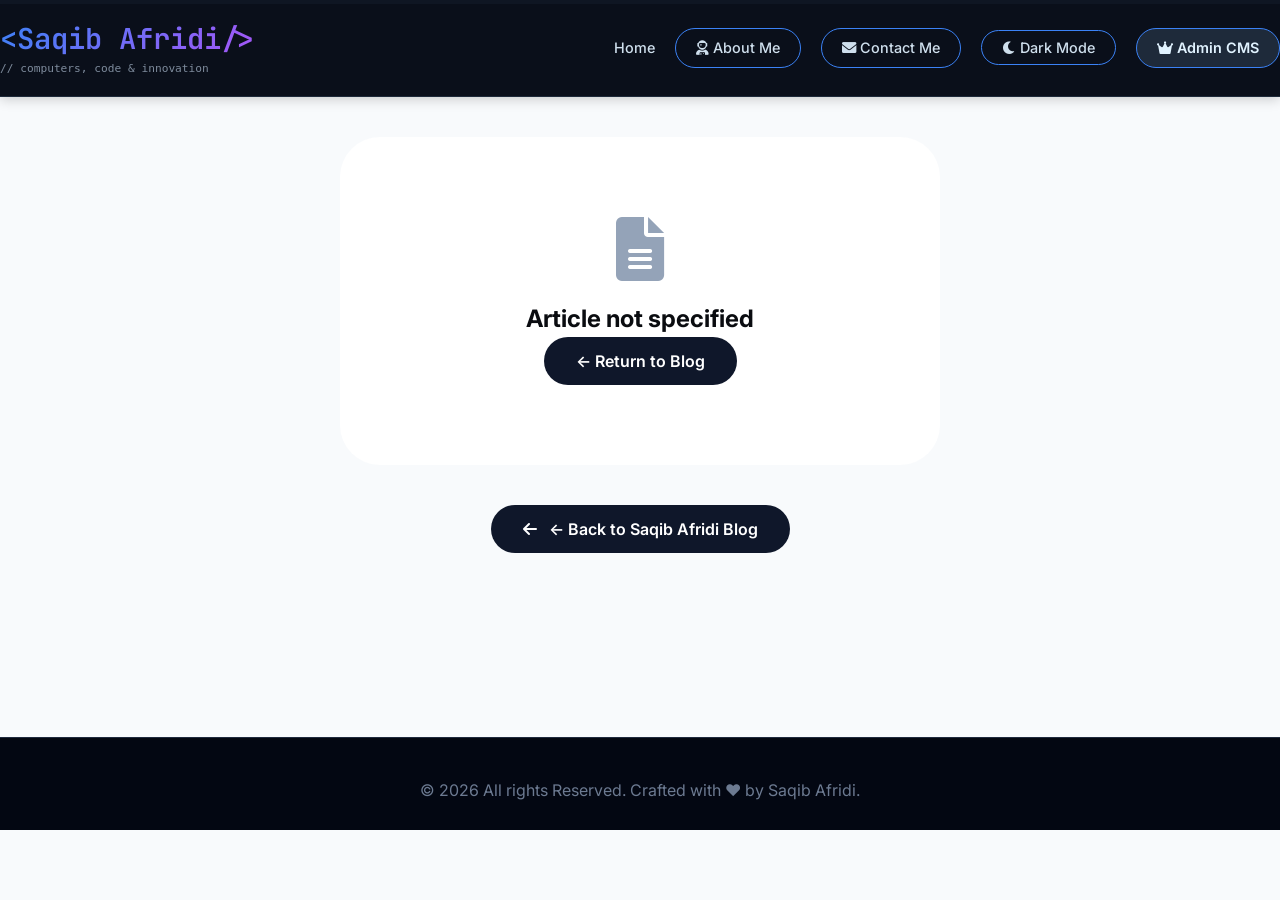
<file: article.html>
<!DOCTYPE html>
<html lang="en">
<head>
  <meta charset="UTF-8">
  <meta name="viewport" content="width=device-width, initial-scale=1.0, viewport-fit=cover">
  <title>Saqib Afridi | Article</title>
  <link href="https://fonts.googleapis.com/css2?family=Inter:opsz,wght@14..32,300;400;500;600;700;800&family=JetBrains+Mono:wght@400;500&display=swap" rel="stylesheet">
  <link rel="stylesheet" href="https://cdnjs.cloudflare.com/ajax/libs/font-awesome/6.0.0-beta3/css/all.min.css">
  <link rel="stylesheet" href="./css/article.css">
</head>
<body>

<!-- Reading Progress Bar -->
<div class="progress-container">
  <div class="progress-bar" id="readingProgressBar"></div>
</div>
<div class="progress-percentage" id="progressPercentage">0%</div>

<header class="site-header">
  <div class="container header-inner">
    <div class="logo">
      <h1>&lt;Saqib Afridi/&gt;</h1>
      <p>// computers, code & innovation</p>
    </div>
    <div class="nav-links">
      <a href="index.html">Home</a>
      <!-- About Me button: navigates to About me.html -->
      <a href="About me.html" class="nav-btn" id="aboutPageLink"><i class="fas fa-user-astronaut"></i> About Me</a>
      <!-- Contact Me button: navigates to contact me.html -->
      <a href="contact me.html" class="nav-btn" id="contactPageLink"><i class="fas fa-envelope"></i> Contact Me</a>
      <button class="nav-btn dark-mode-btn" id="darkModeToggle">
        <i class="fas fa-moon"></i> <span>Dark Mode</span>
      </button>
      <a href="#" id="openCMSBtn" class="btn-tech cms-link"><i class="fas fa-crown"></i> Admin CMS</a>
    </div>
  </div>
</header>

<main id="articleMain">
  <div class="container" style="min-height: 60vh;">
    <div id="articleDynamicContent">
      <div class="loading-spinner"><i class="fas fa-microchip fa-spin"></i><p style="margin-top: 16px;">Loading article...</p></div>
    </div>
    <div class="back-to-blog">
      <a href="index.html" class="back-btn"><i class="fas fa-arrow-left"></i> ← Back to Saqib Afridi Blog</a>
    </div>
  </div>
</main>

<footer class="footer-tech">
  <div class="container">
    </div>
    <div class="copyright">
       © 2026 All rights Reserved. Crafted with ❤️ by Saqib Afridi.
    </div>
  </div>
</footer>

<!-- Scroll to Top Button -->
<button class="scroll-top-btn" id="scrollTopBtn">
  <i class="fas fa-arrow-up"></i>
</button>

<!-- Modal for About/Contact (kept for backward compatibility but navigation uses separate pages) -->
<div id="infoModal" class="modal-overlay">
  <div class="modal-container">
    <div class="modal-header">
      <h2 id="modalTitle">About Me</h2>
      <button class="modal-close" id="closeModalBtn">&times;</button>
    </div>
    <div class="modal-body" id="modalBody"></div>
  </div>
</div>

<script src="./js/article.js"></script>
<script>
  // Override any modal behavior to use page navigation instead of modals for About/Contact
  // This ensures the buttons in article.html work correctly with separate pages
  (function() {
    // Ensure that About and Contact buttons use href navigation (already set in HTML)
    // But also handle any potential JS that might override them
    const aboutBtn = document.getElementById('aboutPageLink');
    const contactBtn = document.getElementById('contactPageLink');
    
    if (aboutBtn) {
      aboutBtn.addEventListener('click', function(e) {
        // Allow default navigation to About me.html
        // No preventDefault - let the browser navigate
      });
    }
    
    if (contactBtn) {
      contactBtn.addEventListener('click', function(e) {
        // Allow default navigation to contact me.html
      });
    }
    
    // Also handle any footer links if they exist
    const footerAbout = document.getElementById('footerAboutLink');
    const footerContact = document.getElementById('footerContactLink');
    if (footerAbout) {
      footerAbout.addEventListener('click', function(e) {
        e.preventDefault();
        window.location.href = 'About me.html';
      });
    }
    if (footerContact) {
      footerContact.addEventListener('click', function(e) {
        e.preventDefault();
        window.location.href = 'contact me.html';
      });
    }
  })();
</script>
</body>
</html>
</file>
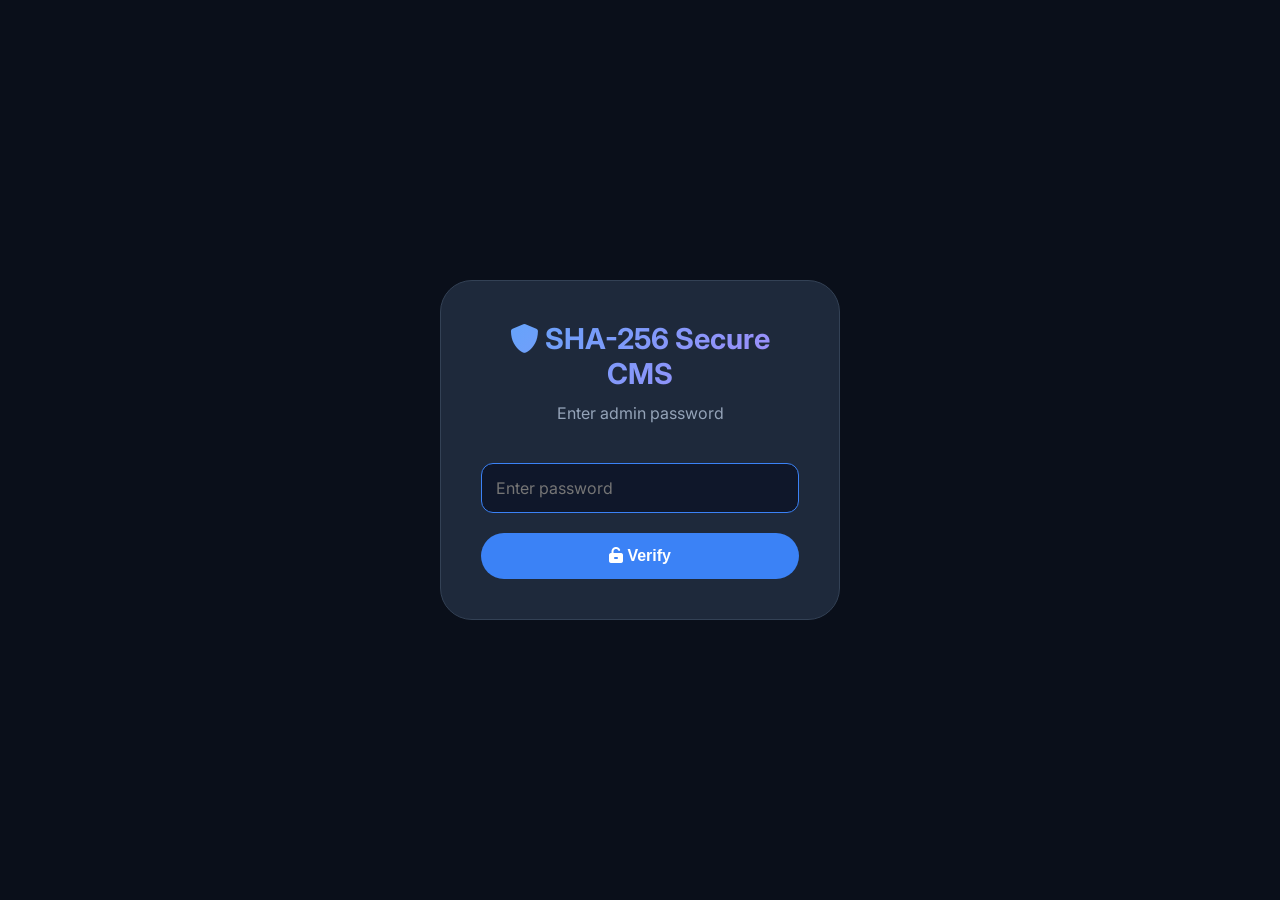
<file: cms.html>
<!DOCTYPE html>
<html lang="en">
<head>
  <meta charset="UTF-8">
  <meta name="viewport" content="width=device-width, initial-scale=1.0">
  <title>Saqib Afridi CMS | SHA-256 Secure</title>
  <link href="https://fonts.googleapis.com/css2?family=Inter:opsz,wght@14..32,300;400;500;600;700;800&family=JetBrains+Mono:wght@400;500&display=swap" rel="stylesheet">
  <link rel="stylesheet" href="https://cdnjs.cloudflare.com/ajax/libs/font-awesome/6.0.0-beta3/css/all.min.css">
  <style>
    * { margin: 0; padding: 0; box-sizing: border-box; }
    body { background: #0a0f1a; font-family: 'Inter', sans-serif; color: #e2e8f0; }
    .login-container { position: fixed; top: 0; left: 0; width: 100%; height: 100%; background: #0a0f1a; display: flex; align-items: center; justify-content: center; z-index: 1000; }
    .login-card { background: #1e293b; padding: 40px; border-radius: 32px; text-align: center; width: 90%; max-width: 400px; border: 1px solid #334155; }
    .login-card h2 { margin-bottom: 12px; font-size: 1.8rem; background: linear-gradient(135deg, #60a5fa, #a78bfa); -webkit-background-clip: text; background-clip: text; color: transparent; }
    .login-card p { color: #94a3b8; margin-bottom: 20px; }
    .login-card input { width: 100%; padding: 14px; background: #0f172a; border: 1px solid #334155; border-radius: 12px; color: white; margin: 20px 0; font-size: 1rem; }
    .login-card input:focus { outline: none; border-color: #3b82f6; }
    .login-card button { width: 100%; padding: 14px; background: #3b82f6; border: none; border-radius: 40px; color: white; font-weight: 600; cursor: pointer; font-size: 1rem; transition: 0.2s; }
    .login-card button:hover { background: #2563eb; transform: translateY(-2px); }
    .error-msg { color: #f87171; margin-bottom: 12px; display: none; font-size: 0.85rem; }
    
    .cms-container { max-width: 1400px; margin: 0 auto; padding: 20px; }
    .header { display: flex; justify-content: space-between; align-items: center; padding: 20px 0; border-bottom: 1px solid #334155; margin-bottom: 30px; flex-wrap: wrap; gap: 16px; }
    .logo { font-size: 1.5rem; font-weight: 700; background: linear-gradient(135deg, #60a5fa, #a78bfa); -webkit-background-clip: text; background-clip: text; color: transparent; }
    .admin-badge { font-size: 0.7rem; background: #10b981; color: white; padding: 2px 8px; border-radius: 20px; margin-left: 8px; }
    .view-blog-btn, .logout-btn { padding: 8px 20px; border-radius: 40px; font-weight: 600; cursor: pointer; border: none; margin-left: 12px; }
    .view-blog-btn { background: #1e293b; color: #60a5fa; border: 1px solid #3b82f6; }
    .view-blog-btn:hover { background: #3b82f6; color: white; }
    .logout-btn { background: #dc2626; color: white; }
    .logout-btn:hover { background: #b91c1c; }
    .form-card { background: #1e293b; border-radius: 24px; padding: 24px; margin-bottom: 32px; border: 1px solid #334155; }
    .form-card h3 { margin-bottom: 20px; font-size: 1.3rem; }
    .form-group { margin-bottom: 20px; }
    label { display: block; margin-bottom: 8px; font-weight: 500; color: #94a3b8; }
    input, select, textarea { width: 100%; padding: 12px 16px; background: #0f172a; border: 1px solid #334155; border-radius: 12px; color: white; font-family: inherit; font-size: 0.9rem; }
    textarea { resize: vertical; min-height: 200px; }
    .btn-primary { background: #3b82f6; color: white; border: none; padding: 12px 24px; border-radius: 40px; font-weight: 600; cursor: pointer; transition: 0.2s; }
    .btn-primary:hover { background: #2563eb; transform: translateY(-2px); }
    .btn-secondary { background: #334155; color: white; border: none; padding: 12px 24px; border-radius: 40px; cursor: pointer; }
    .form-actions { display: flex; gap: 12px; align-items: center; flex-wrap: wrap; }
    .edit-indicator { background: #f59e0b20; padding: 6px 12px; border-radius: 20px; font-size: 0.8rem; color: #f59e0b; display: none; }
    .posts-table { background: #1e293b; border-radius: 24px; padding: 20px; overflow-x: auto; }
    table { width: 100%; border-collapse: collapse; }
    th, td { text-align: left; padding: 12px; border-bottom: 1px solid #334155; }
    th { color: #94a3b8; font-weight: 500; }
    .edit-post-btn, .delete-post-btn { background: none; border: none; cursor: pointer; padding: 6px 12px; border-radius: 8px; margin: 0 4px; }
    .edit-post-btn { color: #60a5fa; }
    .delete-post-btn { color: #f87171; }
    .empty-state { text-align: center; padding: 40px; color: #64748b; }
    .categories-grid { display: grid; grid-template-columns: repeat(auto-fill, minmax(280px, 1fr)); gap: 15px; margin-top: 15px; }
    .category-card { background: #0f172a; border-radius: 16px; padding: 16px; display: flex; justify-content: space-between; align-items: center; border: 1px solid #334155; }
    .modal-overlay { position: fixed; top: 0; left: 0; width: 100%; height: 100%; background: rgba(0,0,0,0.95); display: flex; align-items: center; justify-content: center; z-index: 1000; visibility: hidden; opacity: 0; transition: all 0.2s; }
    .modal-overlay.active { visibility: visible; opacity: 1; }
    .modal-container { background: #1e293b; border-radius: 24px; width: 90%; max-width: 500px; border: 1px solid #334155; }
    .modal-header { display: flex; justify-content: space-between; align-items: center; padding: 20px 24px; border-bottom: 1px solid #334155; }
    .modal-close { background: none; border: none; font-size: 28px; cursor: pointer; color: #94a3b8; }
    .icon-preview { background: #0f172a; padding: 8px; border-radius: 8px; margin-top: 8px; }
  </style>
</head>
<body>

<div id="loginScreen" class="login-container">
  <div class="login-card">
    <h2><i class="fas fa-shield-alt"></i> SHA-256 Secure CMS</h2>
    <p>Enter admin password</p>
    <div id="loginError" class="error-msg"></div>
    <input type="password" id="passwordInput" placeholder="Enter password" autofocus>
    <button id="loginBtn"><i class="fas fa-unlock-alt"></i> Verify</button>
  </div>
</div>

<div id="adminPanelRoot"></div>

<script>
(async function() {
  // ============================================
  // SHA-256 PASSWORD HASH
  // ============================================
  const PASSWORD_HASH = "617b3de06e754dad66e4b708744d20acc57d95fd72b2d4cbc0e12a16cbaf5c86";
  
  // Session keys
  const SESSION_KEY = 'cms_sha256_auth';
  const SESSION_TIMESTAMP = 'cms_auth_time';
  
  // SHA-256 hashing function
  async function sha256(message) {
    const encoder = new TextEncoder();
    const data = encoder.encode(message);
    const hashBuffer = await crypto.subtle.digest('SHA-256', data);
    const hashArray = Array.from(new Uint8Array(hashBuffer));
    return hashArray.map(b => b.toString(16).padStart(2, '0')).join('');
  }
  
  // Check if already authenticated
  function isAuthenticated() {
    const auth = sessionStorage.getItem(SESSION_KEY);
    const timestamp = sessionStorage.getItem(SESSION_TIMESTAMP);
    if (auth === 'true' && timestamp) {
      const expiry = parseInt(timestamp) + (12 * 60 * 60 * 1000); // 12 hours
      if (Date.now() < expiry) return true;
    }
    return false;
  }
  
  // Login function
  async function performLogin(password) {
    if (!password || password.trim() === '') {
      return { success: false, message: 'Password cannot be empty' };
    }
    
    const hashedInput = await sha256(password);
    
    if (hashedInput === PASSWORD_HASH) {
      sessionStorage.setItem(SESSION_KEY, 'true');
      sessionStorage.setItem(SESSION_TIMESTAMP, Date.now().toString());
      return { success: true };
    }
    
    return { success: false, message: 'Invalid password' };
  }
  
  function performLogout() {
    sessionStorage.removeItem(SESSION_KEY);
    sessionStorage.removeItem(SESSION_TIMESTAMP);
  }
  
  // ========== CMS FUNCTIONS ==========
  const STORAGE_KEY = 'bytelog_posts';
  const CATEGORIES_KEY = 'bytelog_categories';
  
  const MASTER_CATEGORIES = [
    { id: "programming", name: "Programming", icon: "fa-code", displayIcon: "💻" },
    { id: "hardware", name: "Hardware", icon: "fa-microchip", displayIcon: "🖥️" },
    { id: "security", name: "Security", icon: "fa-shield-haltered", displayIcon: "🔒" },
    { id: "computer-tricks", name: "Computer Tricks", icon: "fa-magic", displayIcon: "✨" },
    { id: "tutorial", name: "Tutorial", icon: "fa-book", displayIcon: "📚" }
  ];
  
  let categories = [];
  let posts = [];
  let editingPostId = null;
  
  function loadCategories() {
    const stored = localStorage.getItem(CATEGORIES_KEY);
    if (stored) {
      categories = JSON.parse(stored);
    } else {
      categories = JSON.parse(JSON.stringify(MASTER_CATEGORIES));
      saveCategories();
    }
  }
  
  function saveCategories() {
    localStorage.setItem(CATEGORIES_KEY, JSON.stringify(categories));
  }
  
  function loadPosts() {
    const stored = localStorage.getItem(STORAGE_KEY);
    if (stored) {
      posts = JSON.parse(stored);
    } else {
      posts = [
        { id: 1001, title: "USB Data Hidden by Virus – Complete Recovery Guide", excerpt: "Learn how to recover hidden data using CMD.", category: "computer-tricks", imgUrl: "https://images.unsplash.com/photo-1587202372775-e229f172b9d7?w=600", date: "Apr 22, 2026", readTime: "8 min read", content: "<p>Complete recovery guide...</p>" },
        { id: 1002, title: "Rust vs. Go: Performance face-off", excerpt: "Comparing memory safety and concurrency.", category: "programming", imgUrl: "https://images.unsplash.com/photo-1555066931-4365d14bab8c?w=600", date: "Apr 10, 2025", readTime: "8 min read", content: "<p>Rust vs Go performance...</p>" }
      ];
      savePosts();
    }
  }
  
  function savePosts() {
    localStorage.setItem(STORAGE_KEY, JSON.stringify(posts));
  }
  
  function escapeHtml(str) {
    if (!str) return '';
    return str.replace(/[&<>]/g, m => m === '&' ? '&amp;' : m === '<' ? '&lt;' : '&gt;');
  }
  
  function getCategoryDisplayName(catId) {
    const cat = categories.find(c => c.id === catId);
    return cat ? (cat.displayIcon ? `${cat.displayIcon} ${cat.name}` : cat.name) : catId;
  }
  
  function renderCategoriesGrid() {
    const grid = document.getElementById("categoriesGrid");
    if (!grid) return;
    if (!categories.length) {
      grid.innerHTML = '<div class="empty-state">No categories.</div>';
      return;
    }
    grid.innerHTML = categories.map(cat => {
      const postCount = posts.filter(p => p.category === cat.id).length;
      return `
        <div class="category-card">
          <div class="category-info" style="display:flex; justify-content:space-between; align-items:center; width:100%;">
            <div style="display:flex; align-items:center; gap:12px;">
              <div style="font-size:1.5rem;">${cat.displayIcon || `<i class="fas ${cat.icon}"></i>`}</div>
              <div><strong>${escapeHtml(cat.name)}</strong><br><small style="color:#64748b;">${cat.id}</small></div>
            </div>
            <span style="background:#1e293b; padding:4px 10px; border-radius:20px;">${postCount} posts</span>
            <div>
              <button class="edit-cat-btn" data-id="${cat.id}" style="background:none; border:none; color:#60a5fa; cursor:pointer;"><i class="fas fa-edit"></i></button>
              <button class="delete-cat-btn" data-id="${cat.id}" style="background:none; border:none; color:#f87171; cursor:pointer;"><i class="fas fa-trash"></i></button>
            </div>
          </div>
        </div>
      `;
    }).join('');
    
    document.querySelectorAll('.edit-cat-btn').forEach(btn => {
      btn.addEventListener('click', () => openCategoryModal(btn.dataset.id));
    });
    document.querySelectorAll('.delete-cat-btn').forEach(btn => {
      btn.addEventListener('click', () => {
        if (confirm('Delete category?')) {
          categories = categories.filter(c => c.id !== btn.dataset.id);
          saveCategories();
          renderCategoriesGrid();
          renderCategorySelect();
          renderPostsTable();
        }
      });
    });
  }
  
  function renderCategorySelect() {
    const select = document.getElementById("postCategory");
    if (select) {
      select.innerHTML = categories.map(cat => `<option value="${cat.id}">${cat.displayIcon || ''} ${cat.name}</option>`).join('');
    }
  }
  
  function renderPostsTable() {
    const tbody = document.getElementById("postsTableBody");
    if (!tbody) return;
    if (!posts.length) {
      tbody.innerHTML = '<tr><td colspan="5" class="empty-state">No posts yet. Create your first article!</td></tr>';
      return;
    }
    tbody.innerHTML = posts.map(post => `
      <tr>
        <td>${post.id}</td>
        <td><strong>${escapeHtml(post.title)}</strong></td>
        <td>${escapeHtml(getCategoryDisplayName(post.category))}</td>
        <td>${post.date || 'Unknown'}</td>
        <td>
          <button class="edit-post-btn" data-id="${post.id}" style="background:none; border:none; color:#60a5fa; cursor:pointer;"><i class="fas fa-edit"></i> Edit</button>
          <button class="delete-post-btn" data-id="${post.id}" style="background:none; border:none; color:#f87171; cursor:pointer;"><i class="fas fa-trash"></i> Delete</button>
        </td>
      </tr>
    `).join('');
    
    document.querySelectorAll('.edit-post-btn').forEach(btn => {
      btn.addEventListener('click', () => {
        const post = posts.find(p => p.id === parseInt(btn.dataset.id));
        if (post) loadPostToForm(post);
      });
    });
    document.querySelectorAll('.delete-post-btn').forEach(btn => {
      btn.addEventListener('click', () => {
        if (confirm('Delete this post?')) {
          posts = posts.filter(p => p.id !== parseInt(btn.dataset.id));
          savePosts();
          renderPostsTable();
          renderCategoriesGrid();
          if (editingPostId === parseInt(btn.dataset.id)) clearForm();
        }
      });
    });
  }
  
  function loadPostToForm(post) {
    document.getElementById("postTitle").value = post.title;
    document.getElementById("postExcerpt").value = post.excerpt || "";
    document.getElementById("postCategory").value = post.category;
    document.getElementById("postImage").value = post.imgUrl || "";
    document.getElementById("postReadTime").value = post.readTime || "5 min read";
    document.getElementById("postContent").value = post.content || "";
    editingPostId = post.id;
    const indicator = document.getElementById("editIndicator");
    if (indicator) indicator.style.display = "inline-block";
    document.querySelector('.form-card h3').innerHTML = '<i class="fas fa-edit"></i> Edit Article';
    window.scrollTo({ top: 0, behavior: 'smooth' });
  }
  
  function clearForm() {
    document.getElementById("postTitle").value = "";
    document.getElementById("postExcerpt").value = "";
    document.getElementById("postCategory").value = categories[0]?.id || "";
    document.getElementById("postImage").value = "";
    document.getElementById("postReadTime").value = "5 min read";
    document.getElementById("postContent").value = "";
    editingPostId = null;
    const indicator = document.getElementById("editIndicator");
    if (indicator) indicator.style.display = "none";
    document.querySelector('.form-card h3').innerHTML = '<i class="fas fa-pen-fancy"></i> Create New Article';
  }
  
  function savePostFromForm(e) {
    e.preventDefault();
    
    const title = document.getElementById("postTitle").value.trim();
    const excerpt = document.getElementById("postExcerpt").value.trim();
    const category = document.getElementById("postCategory").value;
    const imgUrl = document.getElementById("postImage").value.trim();
    const readTime = document.getElementById("postReadTime").value.trim();
    const content = document.getElementById("postContent").value.trim();
    
    if (!title) return alert("Title is required!");
    if (!category) return alert("Category is required!");
    if (!content) return alert("Content is required!");
    
    const now = new Date().toLocaleDateString('en-US', { year: 'numeric', month: 'short', day: 'numeric' });
    
    if (editingPostId) {
      const index = posts.findIndex(p => p.id === editingPostId);
      if (index !== -1) {
        posts[index] = { ...posts[index], title, excerpt: excerpt || title, category, imgUrl: imgUrl || posts[index].imgUrl, readTime: readTime || "5 min read", content, date: now };
        savePosts();
        alert("Post updated successfully!");
      }
      editingPostId = null;
      clearForm();
    } else {
      const newPost = { id: Date.now(), title, excerpt: excerpt || title, category, imgUrl: imgUrl || "https://images.unsplash.com/photo-1555066931-4365d14bab8c?w=600", readTime: readTime || "5 min read", content, date: now };
      posts.unshift(newPost);
      savePosts();
      alert("Post published successfully!");
      clearForm();
    }
    
    renderPostsTable();
    renderCategoriesGrid();
  }
  
  function openCategoryModal(catId = null) {
    const modal = document.getElementById("categoryModal");
    if (!modal) return;
    document.getElementById("categoryModalTitle").innerHTML = catId ? "Edit Category" : "Add Category";
    document.getElementById("categoryId").disabled = !!catId;
    
    if (catId) {
      const cat = categories.find(c => c.id === catId);
      if (cat) {
        document.getElementById("categoryId").value = cat.id;
        document.getElementById("categoryName").value = cat.name;
        document.getElementById("categoryIcon").value = cat.icon || "fa-folder";
        document.getElementById("categoryDisplayIcon").value = cat.displayIcon || "";
        document.getElementById("editingCategoryId").value = cat.id;
        const preview = document.getElementById("iconPreview");
        if (preview) preview.innerHTML = `<i class="fas ${cat.icon || 'fa-folder'}"></i> ${cat.icon || 'fa-folder'}`;
      }
    } else {
      document.getElementById("categoryForm").reset();
      document.getElementById("categoryId").disabled = false;
      document.getElementById("categoryIcon").value = "fa-folder";
      document.getElementById("editingCategoryId").value = "";
      const preview = document.getElementById("iconPreview");
      if (preview) preview.innerHTML = '<i class="fas fa-folder"></i> fa-folder';
    }
    modal.classList.add("active");
  }
  
  function closeCategoryModal() {
    document.getElementById("categoryModal").classList.remove("active");
  }
  
  function handleCategorySubmit(e) {
    e.preventDefault();
    let id = document.getElementById("categoryId").value.trim().toLowerCase().replace(/[^a-z0-9-]/g, '-');
    const name = document.getElementById("categoryName").value.trim();
    let icon = document.getElementById("categoryIcon").value.trim();
    const displayIcon = document.getElementById("categoryDisplayIcon").value.trim();
    const editingId = document.getElementById("editingCategoryId").value;
    
    if (!id || !name) return alert("ID and Name required!");
    if (!icon) icon = "fa-folder";
    
    if (editingId) {
      const index = categories.findIndex(c => c.id === editingId);
      if (index !== -1) {
        const oldId = categories[index].id;
        categories[index] = { ...categories[index], id, name, icon, displayIcon };
        if (oldId !== id) {
          posts = posts.map(p => p.category === oldId ? { ...p, category: id } : p);
          savePosts();
        }
        saveCategories();
      }
    } else {
      if (categories.some(c => c.id === id)) return alert("Category exists!");
      categories.push({ id, name, icon, displayIcon });
      saveCategories();
    }
    
    renderCategoriesGrid();
    renderCategorySelect();
    renderPostsTable();
    closeCategoryModal();
    alert("Category saved!");
  }
  
  function buildAdminPanel() {
    return `
      <div class="cms-container">
        <div class="header">
          <div class="logo"><i class="fas fa-shield-alt"></i> SHA-256 Secure CMS <span class="admin-badge">● Protected</span></div>
          <div>
            <button class="view-blog-btn" id="viewBlogBtn"><i class="fas fa-external-link-alt"></i> View Blog</button>
            <button class="logout-btn" id="logoutBtn"><i class="fas fa-sign-out-alt"></i> Logout</button>
          </div>
        </div>
        
        <div class="form-card category-manager">
          <h3><i class="fas fa-tags"></i> Categories</h3>
          <div style="display:flex; justify-content:space-between; margin-bottom:20px;">
            <p style="color:#94a3b8;">Manage your blog categories</p>
            <button class="add-category-btn" id="addCategoryBtn" style="background:#10b981; border:none; padding:8px 20px; border-radius:40px; color:white; cursor:pointer;"><i class="fas fa-plus"></i> Add Category</button>
          </div>
          <div id="categoriesGrid" class="categories-grid">Loading...</div>
        </div>
        
        <div class="form-card">
          <h3><i class="fas fa-pen-fancy"></i> Create New Article</h3>
          <form id="postForm">
            <div class="form-group"><label>Title *</label><input type="text" id="postTitle" required></div>
            <div class="form-group"><label>Excerpt</label><textarea id="postExcerpt" rows="2"></textarea></div>
            <div class="form-group"><label>Category *</label><select id="postCategory" required></select></div>
            <div class="form-group"><label>Image URL</label><input type="text" id="postImage" placeholder="https://..."></div>
            <div class="form-group"><label>Read Time</label><input type="text" id="postReadTime" value="5 min read"></div>
            <div class="form-group"><label>Content *</label><textarea id="postContent" rows="12"></textarea></div>
            <div class="form-actions">
              <button type="submit" class="btn-primary"><i class="fas fa-save"></i> Publish Post</button>
              <button type="button" class="btn-secondary" id="clearFormBtn"><i class="fas fa-eraser"></i> Clear</button>
              <span id="editIndicator" class="edit-indicator"><i class="fas fa-edit"></i> Editing Mode</span>
            </div>
          </form>
        </div>
        
        <div class="posts-table">
          <h3><i class="fas fa-list"></i> All Articles (${posts.length})</h3>
          <table style="width:100%">
            <thead><tr><th>ID</th><th>Title</th><th>Category</th><th>Date</th><th>Actions</th></tr></thead>
            <tbody id="postsTableBody"></tbody>
          </table>
        </div>
      </div>
      
      <div id="categoryModal" class="modal-overlay">
        <div class="modal-container">
          <div class="modal-header">
            <h2 id="categoryModalTitle">Add Category</h2>
            <button class="modal-close" id="closeCategoryModalBtn">&times;</button>
          </div>
          <div class="modal-body">
            <form id="categoryForm">
              <div class="form-group"><label>Category ID</label><input type="text" id="categoryId" required></div>
              <div class="form-group"><label>Display Name</label><input type="text" id="categoryName" required></div>
              <div class="form-group"><label>Icon Class</label><input type="text" id="categoryIcon" value="fa-folder"><div class="icon-preview" id="iconPreview"><i class="fas fa-folder"></i> fa-folder</div></div>
              <div class="form-group"><label>Display Emoji</label><input type="text" id="categoryDisplayIcon"></div>
              <input type="hidden" id="editingCategoryId">
              <div class="form-actions"><button type="submit" class="btn-primary">Save</button><button type="button" class="btn-secondary" id="cancelCategoryBtn">Cancel</button></div>
            </form>
          </div>
        </div>
      </div>
    `;
  }
  
  function attachEvents() {
    document.getElementById("viewBlogBtn")?.addEventListener("click", () => window.open('index.html', '_blank'));
    document.getElementById("logoutBtn")?.addEventListener("click", () => {
      performLogout();
      document.getElementById('adminPanelRoot').innerHTML = '';
      document.getElementById('adminPanelRoot').style.display = 'none';
      document.getElementById('loginScreen').style.display = 'flex';
      document.getElementById('passwordInput').value = '';
    });
    document.getElementById("postForm")?.addEventListener("submit", savePostFromForm);
    document.getElementById("clearFormBtn")?.addEventListener("click", clearForm);
    document.getElementById("addCategoryBtn")?.addEventListener("click", () => openCategoryModal(null));
    document.getElementById("cancelCategoryBtn")?.addEventListener("click", closeCategoryModal);
    document.getElementById("closeCategoryModalBtn")?.addEventListener("click", closeCategoryModal);
    document.getElementById("categoryForm")?.addEventListener("submit", handleCategorySubmit);
    document.getElementById("categoryIcon")?.addEventListener("input", () => {
      const icon = document.getElementById("categoryIcon").value || "fa-folder";
      document.getElementById("iconPreview").innerHTML = `<i class="fas ${icon}"></i> ${icon}`;
    });
  }
  
  function showAdminPanel() {
    if (!isAuthenticated()) {
      document.getElementById('loginScreen').style.display = 'flex';
      document.getElementById('adminPanelRoot').style.display = 'none';
      return;
    }
    
    document.getElementById('loginScreen').style.display = 'none';
    document.getElementById('adminPanelRoot').innerHTML = buildAdminPanel();
    document.getElementById('adminPanelRoot').style.display = 'block';
    
    loadCategories();
    loadPosts();
    renderCategoriesGrid();
    renderCategorySelect();
    renderPostsTable();
    attachEvents();
  }
  
  // Initialize login
  document.getElementById('loginBtn').addEventListener('click', async () => {
    const password = document.getElementById('passwordInput').value;
    const errorDiv = document.getElementById('loginError');
    const btn = document.getElementById('loginBtn');
    
    btn.disabled = true;
    btn.innerHTML = '<i class="fas fa-spinner fa-spin"></i> Verifying...';
    errorDiv.style.display = 'none';
    
    const result = await performLogin(password);
    
    if (result.success) {
      showAdminPanel();
    } else {
      errorDiv.innerText = result.message;
      errorDiv.style.display = 'block';
      document.getElementById('passwordInput').value = '';
    }
    
    btn.disabled = false;
    btn.innerHTML = '<i class="fas fa-unlock-alt"></i> Verify';
  });
  
  document.getElementById('passwordInput').addEventListener('keypress', (e) => {
    if (e.key === 'Enter') document.getElementById('loginBtn').click();
  });
  
  if (isAuthenticated()) showAdminPanel();
})();
</script>
</body>
</html>
</file>
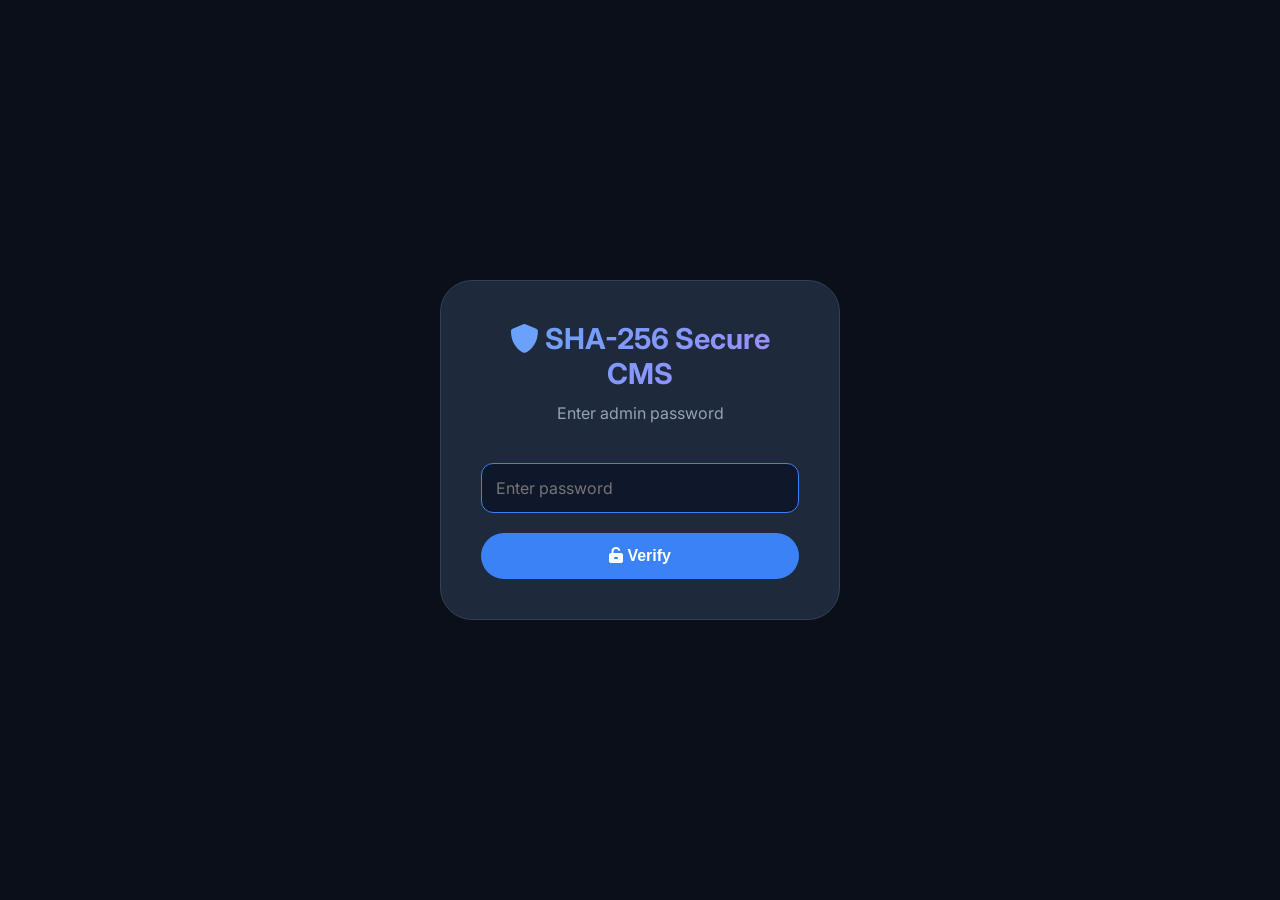
<file: cms_dashboard.html>
<!DOCTYPE html>
<html lang="en">
<head>
    <meta charset="UTF-8">
    <meta name="viewport" content="width=device-width, initial-scale=1.0">
    <title>CMS Dashboard - Saqib Afridi</title>
    <style>
        * {
            margin: 0;
            padding: 0;
            box-sizing: border-box;
        }

        body {
            background: #0a0f1a;
            font-family: 'Inter', -apple-system, BlinkMacSystemFont, 'Segoe UI', sans-serif;
            color: #e2e8f0;
            padding: 20px;
        }

        .container {
            max-width: 1400px;
            margin: 0 auto;
        }

        /* Header */
        .header {
            background: #1e293b;
            padding: 20px 30px;
            border-radius: 16px;
            margin-bottom: 30px;
            display: flex;
            justify-content: space-between;
            align-items: center;
            flex-wrap: wrap;
            gap: 15px;
            border: 1px solid #334155;
        }

        .header h2 {
            font-size: 1.5rem;
            background: linear-gradient(135deg, #60a5fa, #a855f7);
            background-clip: text;
            -webkit-background-clip: text;
            color: transparent;
        }

        .header-buttons {
            display: flex;
            gap: 12px;
        }

        button {
            background: #3b82f6;
            color: white;
            padding: 10px 20px;
            border: none;
            border-radius: 8px;
            cursor: pointer;
            font-weight: 600;
            font-size: 14px;
            transition: all 0.2s;
        }

        button:hover {
            background: #2563eb;
            transform: translateY(-1px);
        }

        .logout {
            background: #ef4444;
        }

        .logout:hover {
            background: #dc2626;
        }

        .view-blog {
            background: #10b981;
        }

        .view-blog:hover {
            background: #059669;
        }

        /* Form Card */
        .form-card {
            background: #1e293b;
            padding: 25px;
            border-radius: 16px;
            margin-bottom: 30px;
            border: 1px solid #334155;
        }

        .form-card h3 {
            margin-bottom: 20px;
            font-size: 1.3rem;
            color: #60a5fa;
        }

        .form-group {
            margin-bottom: 20px;
        }

        label {
            display: block;
            margin-bottom: 8px;
            font-weight: 500;
            color: #94a3b8;
        }

        input, textarea, select {
            width: 100%;
            padding: 12px 16px;
            background: #0f172a;
            border: 1px solid #334155;
            color: #e2e8f0;
            border-radius: 12px;
            font-size: 14px;
            font-family: inherit;
            transition: all 0.2s;
        }

        input:focus, textarea:focus, select:focus {
            outline: none;
            border-color: #3b82f6;
            box-shadow: 0 0 0 2px rgba(59, 130, 246, 0.2);
        }

        textarea {
            resize: vertical;
        }

        /* Posts Grid */
        .posts-section h3 {
            margin-bottom: 20px;
            font-size: 1.3rem;
            color: #60a5fa;
        }

        .posts-grid {
            display: grid;
            grid-template-columns: repeat(auto-fill, minmax(350px, 1fr));
            gap: 20px;
        }

        .post-card {
            background: #1e293b;
            border-radius: 16px;
            padding: 20px;
            border: 1px solid #334155;
            transition: all 0.2s;
        }

        .post-card:hover {
            border-color: #3b82f6;
            transform: translateY(-2px);
        }

        .post-title {
            font-size: 1.1rem;
            font-weight: 700;
            margin-bottom: 10px;
            color: #f1f5f9;
        }

        .post-meta {
            font-size: 0.75rem;
            color: #94a3b8;
            margin-bottom: 12px;
            display: flex;
            gap: 15px;
            flex-wrap: wrap;
        }

        .post-excerpt {
            font-size: 0.85rem;
            color: #cbd5e1;
            margin-bottom: 15px;
            line-height: 1.5;
        }

        .post-actions {
            display: flex;
            gap: 10px;
        }

        .edit-btn {
            background: #f59e0b;
            padding: 6px 12px;
            font-size: 12px;
        }

        .edit-btn:hover {
            background: #d97706;
        }

        .delete-btn {
            background: #ef4444;
            padding: 6px 12px;
            font-size: 12px;
        }

        .delete-btn:hover {
            background: #dc2626;
        }

        .empty-state {
            text-align: center;
            padding: 60px;
            background: #1e293b;
            border-radius: 16px;
            border: 1px solid #334155;
            color: #64748b;
        }

        .empty-state i {
            font-size: 3rem;
            margin-bottom: 15px;
            opacity: 0.5;
        }

        /* Success/Error Messages */
        .message {
            position: fixed;
            bottom: 20px;
            right: 20px;
            padding: 12px 20px;
            border-radius: 8px;
            color: white;
            font-weight: 500;
            z-index: 1000;
            animation: slideIn 0.3s ease;
        }

        .message.success {
            background: #10b981;
        }

        .message.error {
            background: #ef4444;
        }

        @keyframes slideIn {
            from {
                transform: translateX(100%);
                opacity: 0;
            }
            to {
                transform: translateX(0);
                opacity: 1;
            }
        }

        @media (max-width: 768px) {
            body {
                padding: 12px;
            }
            .posts-grid {
                grid-template-columns: 1fr;
            }
            .header {
                flex-direction: column;
                text-align: center;
            }
        }
    </style>
</head>
<body>
    <div class="container">
        <div class="header">
            <h2>📝 Saqib Afridi CMS Dashboard</h2>
            <div class="header-buttons">
                <button class="view-blog" onclick="viewBlog()">🌐 View Blog</button>
                <button class="logout" onclick="logout()">🚪 Logout</button>
            </div>
        </div>

        <!-- Create/Edit Post Form -->
        <div class="form-card">
            <h3 id="formTitle">✏️ Create New Post</h3>
            <div class="form-group">
                <label>Post Title *</label>
                <input type="text" id="postTitle" placeholder="Enter post title">
            </div>
            <div class="form-group">
                <label>Category *</label>
                <select id="postCategory">
                    <option value="programming">💻 Programming</option>
                    <option value="hardware">🖥️ Hardware</option>
                    <option value="security">🔒 Security</option>
                    <option value="computer-tricks">🪄 Computer Tricks</option>
                    <option value="tutorial">📚 Tutorial</option>
                </select>
            </div>
            <div class="form-group">
                <label>Excerpt (Short summary)</label>
                <textarea id="postExcerpt" rows="2" placeholder="Brief summary of your post..."></textarea>
            </div>
            <div class="form-group">
                <label>Full Content * (HTML supported)</label>
                <textarea id="postContent" rows="10" placeholder="Write your article content here. You can use HTML tags for formatting..."></textarea>
            </div>
            <div class="form-group">
                <label>Featured Image URL</label>
                <input type="text" id="postImage" placeholder="https://images.unsplash.com/...">
            </div>
            <div class="form-group">
                <label>Read Time</label>
                <input type="text" id="postReadTime" placeholder="5 min read" value="5 min read">
            </div>
            <button id="saveBtn" onclick="savePost()">📤 Publish Post</button>
            <button id="cancelBtn" onclick="cancelEdit()" style="background: #64748b; margin-left: 10px; display: none;">❌ Cancel Edit</button>
        </div>

        <!-- All Posts Section -->
        <div class="posts-section">
            <h3>📚 All Articles</h3>
            <div id="postsList" class="posts-grid"></div>
        </div>
    </div>

    <script>
        // Storage keys
        const STORAGE_KEY = 'bytelog_posts';
        let editingPostId = null;

        // Get all posts
        function getPosts() {
            const stored = localStorage.getItem(STORAGE_KEY);
            if (stored) {
                return JSON.parse(stored);
            }
            // Default posts
            const defaultPosts = [
                {
                    id: 1001,
                    title: "USB Data Hidden by Virus – Complete Recovery Guide",
                    category: "computer-tricks",
                    excerpt: "Virus made your USB files disappear? Learn how to recover hidden data using CMD, attrib command, and professional tools.",
                    content: "<h2>Complete Recovery Guide</h2><p>Step-by-step instructions to recover your hidden files...</p>",
                    imgUrl: "https://images.unsplash.com/photo-1587202372775-e229f172b9d7?w=600",
                    date: "Apr 22, 2026",
                    readTime: "8 min read"
                },
                {
                    id: 1002,
                    title: "Rust vs. Go: Performance face-off in 2025",
                    category: "programming",
                    excerpt: "Comparing memory safety, concurrency models and real-world benchmarks.",
                    content: "<p>Rust and Go comparison...</p>",
                    imgUrl: "https://images.unsplash.com/photo-1555066931-4365d14bab8c?w=600",
                    date: "Apr 10, 2025",
                    readTime: "8 min read"
                },
                {
                    id: 1003,
                    title: "Inside NVIDIA's Blackwell Architecture",
                    category: "hardware",
                    excerpt: "How next-gen GPUs are pushing the limits of AI training.",
                    content: "<p>NVIDIA's Blackwell architecture...</p>",
                    imgUrl: "https://images.unsplash.com/photo-1591489378430-ef2e537ee8b4?w=600",
                    date: "Apr 5, 2025",
                    readTime: "6 min read"
                }
            ];
            localStorage.setItem(STORAGE_KEY, JSON.stringify(defaultPosts));
            return defaultPosts;
        }

        // Save posts
        function savePosts(posts) {
            localStorage.setItem(STORAGE_KEY, JSON.stringify(posts));
            // Trigger storage event for index.html
            window.dispatchEvent(new Event('storage'));
        }

        // Display posts
        function displayPosts() {
            const posts = getPosts();
            const container = document.getElementById('postsList');
            
            if (!posts || posts.length === 0) {
                container.innerHTML = `
                    <div class="empty-state">
                        <i>📭</i>
                        <p>No posts yet. Create your first article!</p>
                    </div>
                `;
                return;
            }

            container.innerHTML = posts.map(post => `
                <div class="post-card">
                    <div class="post-title">${escapeHtml(post.title)}</div>
                    <div class="post-meta">
                        <span>📅 ${post.date || 'Just now'}</span>
                        <span>📁 ${post.category}</span>
                        <span>⏱️ ${post.readTime || '5 min read'}</span>
                    </div>
                    <div class="post-excerpt">${escapeHtml(post.excerpt?.substring(0, 100) || '')}...</div>
                    <div class="post-actions">
                        <button class="edit-btn" onclick="editPost(${post.id})">✏️ Edit</button>
                        <button class="delete-btn" onclick="deletePost(${post.id})">🗑️ Delete</button>
                    </div>
                </div>
            `).join('');
        }

        // Save or update post
        function savePost() {
            const title = document.getElementById('postTitle').value.trim();
            const category = document.getElementById('postCategory').value;
            const excerpt = document.getElementById('postExcerpt').value.trim();
            const content = document.getElementById('postContent').value.trim();
            const imgUrl = document.getElementById('postImage').value.trim();
            const readTime = document.getElementById('postReadTime').value.trim();

            if (!title || !category || !content) {
                showMessage('Please fill in Title, Category, and Content', 'error');
                return;
            }

            const posts = getPosts();
            const now = new Date().toLocaleDateString('en-US', { year: 'numeric', month: 'short', day: 'numeric' });

            if (editingPostId) {
                // Update existing post
                const index = posts.findIndex(p => p.id === editingPostId);
                if (index !== -1) {
                    posts[index] = {
                        ...posts[index],
                        title,
                        category,
                        excerpt,
                        content,
                        imgUrl: imgUrl || posts[index].imgUrl,
                        readTime: readTime || '5 min read',
                        date: now
                    };
                    savePosts(posts);
                    showMessage('✅ Post updated successfully!', 'success');
                }
                cancelEdit();
            } else {
                // Create new post
                const newPost = {
                    id: Date.now(),
                    title,
                    category,
                    excerpt,
                    content,
                    imgUrl: imgUrl || 'https://images.unsplash.com/photo-1555066931-4365d14bab8c?w=600',
                    date: now,
                    readTime: readTime || '5 min read'
                };
                posts.unshift(newPost);
                savePosts(posts);
                showMessage('✅ Post published successfully!', 'success');
                clearForm();
            }

            displayPosts();
        }

        // Edit post
        function editPost(id) {
            const posts = getPosts();
            const post = posts.find(p => p.id === id);
            
            if (post) {
                editingPostId = post.id;
                document.getElementById('postTitle').value = post.title;
                document.getElementById('postCategory').value = post.category;
                document.getElementById('postExcerpt').value = post.excerpt || '';
                document.getElementById('postContent').value = post.content;
                document.getElementById('postImage').value = post.imgUrl || '';
                document.getElementById('postReadTime').value = post.readTime || '5 min read';
                
                document.getElementById('formTitle').innerHTML = '✏️ Edit Post';
                document.getElementById('saveBtn').innerHTML = '💾 Update Post';
                document.getElementById('cancelBtn').style.display = 'inline-block';
                
                window.scrollTo({ top: 0, behavior: 'smooth' });
            }
        }

        // Cancel edit
        function cancelEdit() {
            editingPostId = null;
            clearForm();
            document.getElementById('formTitle').innerHTML = '✏️ Create New Post';
            document.getElementById('saveBtn').innerHTML = '📤 Publish Post';
            document.getElementById('cancelBtn').style.display = 'none';
        }

        // Delete post
        function deletePost(id) {
            if (confirm('Are you sure you want to delete this post? This cannot be undone.')) {
                const posts = getPosts();
                const newPosts = posts.filter(p => p.id !== id);
                savePosts(newPosts);
                displayPosts();
                showMessage('🗑️ Post deleted successfully', 'success');
                
                if (editingPostId === id) {
                    cancelEdit();
                }
            }
        }

        // Clear form
        function clearForm() {
            document.getElementById('postTitle').value = '';
            document.getElementById('postCategory').value = 'programming';
            document.getElementById('postExcerpt').value = '';
            document.getElementById('postContent').value = '';
            document.getElementById('postImage').value = '';
            document.getElementById('postReadTime').value = '5 min read';
        }

        // View blog
        function viewBlog() {
            window.open('index.html', '_blank');
        }

        // Logout
        function logout() {
            sessionStorage.removeItem('cms_authenticated');
            sessionStorage.removeItem('cms_auth_time');
            window.location.href = 'cms.html';
        }

        // Show message
        function showMessage(msg, type) {
            const messageDiv = document.createElement('div');
            messageDiv.className = `message ${type}`;
            messageDiv.innerHTML = msg;
            document.body.appendChild(messageDiv);
            
            setTimeout(() => {
                messageDiv.remove();
            }, 3000);
        }

        // Escape HTML
        function escapeHtml(str) {
            if (!str) return '';
            return str.replace(/[&<>]/g, function(m) {
                if (m === '&') return '&amp;';
                if (m === '<') return '&lt;';
                if (m === '>') return '&gt;';
                return m;
            });
        }

        // Check authentication
        function checkAuth() {
            const isAuth = sessionStorage.getItem('cms_authenticated');
            const authTime = sessionStorage.getItem('cms_auth_time');
            
            if (isAuth !== 'true') {
                window.location.href = 'cms.html';
                return false;
            }
            
            if (authTime && (Date.now() - parseInt(authTime) > 86400000)) {
                // Session expired after 24 hours
                logout();
                return false;
            }
            
            return true;
        }

        // Initialize
        if (checkAuth()) {
            displayPosts();
        }
    </script>
</body>
</html>
</file>
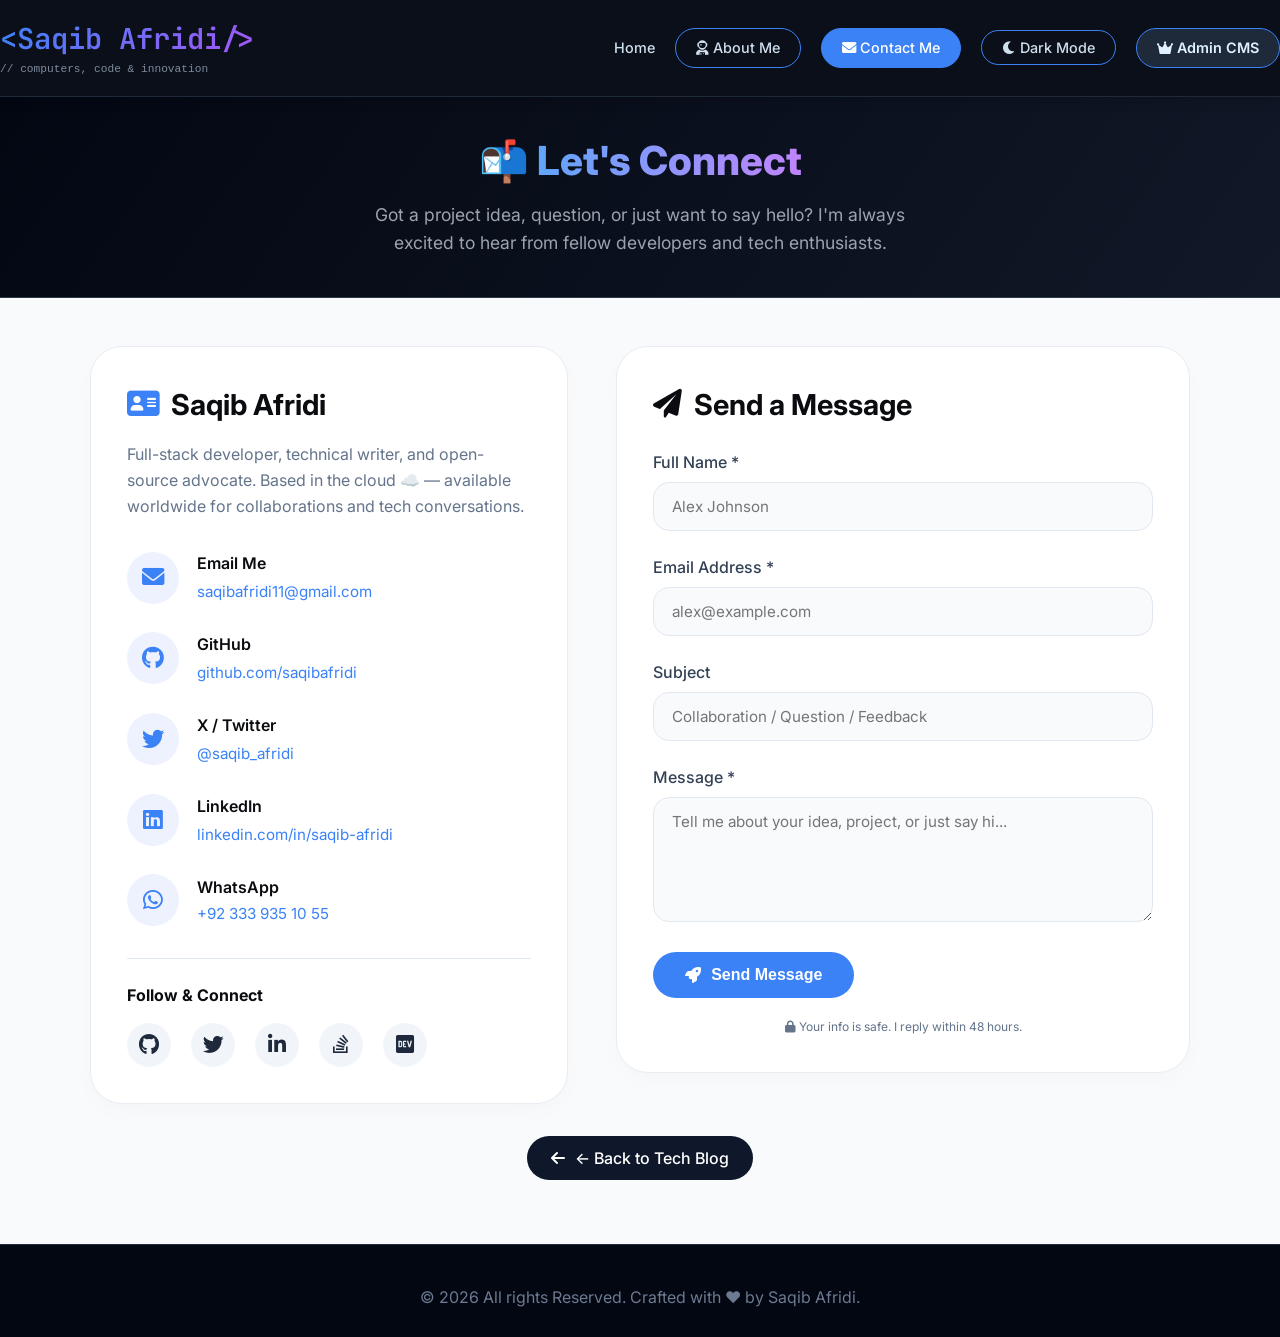
<file: contact me.html>
<!DOCTYPE html>
<html lang="en">
<head>
  <meta charset="UTF-8">
  <meta name="viewport" content="width=device-width, initial-scale=1.0, viewport-fit=cover">
  <title>Saqib Afridi | Contact Me</title>
  <link href="https://fonts.googleapis.com/css2?family=Inter:opsz,wght@14..32,300;400;500;600;700;800&family=JetBrains+Mono:wght@400;500&display=swap" rel="stylesheet">
  <link rel="stylesheet" href="https://cdnjs.cloudflare.com/ajax/libs/font-awesome/6.0.0-beta3/css/all.min.css">
  <style>
    * {
      margin: 0;
      padding: 0;
      box-sizing: border-box;
    }

    body {
      background: #f8fafc;
      font-family: 'Inter', sans-serif;
      color: #0a0c10;
      line-height: 1.5;
      transition: background-color 0.3s ease, color 0.3s ease;
    }

    body.dark-mode {
      background: #0a0c10;
      color: #e2e8f0;
    }

    .container {
      max-width: 1280px;
      margin: 0 auto;
      padding: 0 32px;
    }

    /* Header */
    .site-header {
      background: #0a0f1a;
      position: sticky;
      top: 0;
      z-index: 100;
      border-bottom: 1px solid #1e2a3a;
      box-shadow: 0 2px 12px rgba(0, 0, 0, 0.2);
      transition: background-color 0.3s ease, border-color 0.3s ease;
    }

    .header-inner {
      display: flex;
      justify-content: space-between;
      align-items: center;
      flex-wrap: wrap;
      padding: 18px 0;
      gap: 20px;
    }

    .logo h1 {
      font-family: 'JetBrains Mono', monospace;
      font-weight: 600;
      font-size: 1.8rem;
      background: linear-gradient(135deg, #3b82f6, #a855f7);
      background-clip: text;
      -webkit-background-clip: text;
      color: transparent;
    }

    .logo p {
      font-size: 0.7rem;
      color: #7e8b9c;
      font-family: monospace;
      transition: color 0.3s ease;
    }

    .nav-links {
      display: flex;
      gap: 20px;
      align-items: center;
      flex-wrap: wrap;
    }

    .nav-links a {
      text-decoration: none;
      font-weight: 500;
      color: #cfdfed;
      transition: 0.2s;
      font-size: 0.9rem;
    }

    .nav-links a:hover {
      color: #60a5fa;
    }

    .nav-links .btn-tech {
      background: #1e2a3a;
      border: 1px solid #3b82f6;
      padding: 8px 20px;
      border-radius: 30px;
      color: #e0f2fe;
      font-weight: 600;
    }

    .nav-links .btn-tech:hover {
      background: #3b82f6;
      color: white;
    }

    .cms-link {
      background: #10b981;
      border: none;
    }

    .cms-link:hover {
      background: #059669 !important;
    }

    .nav-btn {
      background: transparent;
      border: 1px solid #3b82f6;
      padding: 8px 20px;
      border-radius: 30px;
      color: #cfdfed;
      font-weight: 500;
      transition: 0.2s;
      cursor: pointer;
      font-family: inherit;
      font-size: 0.9rem;
      text-decoration: none;
      display: inline-block;
    }

    .nav-btn:hover {
      background: #3b82f6;
      color: white;
      border-color: #3b82f6;
    }

    /* Hero Section */
    .hero-tech {
      background: linear-gradient(125deg, #030712 0%, #111827 100%);
      padding: 40px 0 40px;
      color: white;
      border-bottom: 1px solid #2d3a48;
      transition: background 0.3s ease;
    }

    .hero-content {
      max-width: 750px;
      margin: 0 auto;
      text-align: center;
    }

    .hero-tech h2 {
      font-size: 2.5rem;
      font-weight: 800;
      line-height: 1.2;
      margin-bottom: 16px;
    }

    .hero-tech h2 span {
      background: linear-gradient(to right, #60a5fa, #c084fc);
      background-clip: text;
      -webkit-background-clip: text;
      color: transparent;
    }

    .hero-tech p {
      font-size: 1.1rem;
      color: #9ca3af;
      max-width: 580px;
      margin: 0 auto;
      line-height: 1.6;
    }

    /* Contact Page Styles */
    .contact-page {
      margin: 48px auto 64px;
      max-width: 1280px;
    }

    .contact-grid {
      display: grid;
      grid-template-columns: 1fr 1.2fr;
      gap: 48px;
      align-items: start;
      max-width: 1100px;
      margin: 0 auto;
    }

    .contact-info-card {
      background: white;
      border-radius: 32px;
      padding: 36px;
      border: 1px solid #e9edf2;
      transition: all 0.3s ease;
      box-shadow: 0 8px 20px rgba(0, 0, 0, 0.02);
    }

    body.dark-mode .contact-info-card {
      background: #111827;
      border-color: #1f2a3e;
    }

    .contact-info-card h3 {
      font-size: 1.8rem;
      font-weight: 700;
      margin-bottom: 16px;
      display: flex;
      align-items: center;
      gap: 12px;
    }

    .contact-info-card h3 i {
      color: #3b82f6;
    }

    .contact-intro {
      color: #64748b;
      margin-bottom: 32px;
      line-height: 1.6;
    }

    .contact-details {
      display: flex;
      flex-direction: column;
      gap: 28px;
      margin: 32px 0;
    }

    .contact-item-detail {
      display: flex;
      align-items: center;
      gap: 18px;
    }

    .contact-icon {
      width: 52px;
      height: 52px;
      background: #eef2ff;
      border-radius: 30px;
      display: flex;
      align-items: center;
      justify-content: center;
      font-size: 1.4rem;
      color: #3b82f6;
      transition: all 0.2s;
    }

    body.dark-mode .contact-icon {
      background: #1e293b;
    }

    .contact-item-detail:hover .contact-icon {
      background: #3b82f6;
      color: white;
      transform: scale(1.02);
    }

    .contact-text h4 {
      font-size: 1rem;
      font-weight: 600;
      margin-bottom: 4px;
      color: #0a0c10;
    }

    body.dark-mode .contact-text h4 {
      color: #f1f5f9;
    }

    .contact-text p, .contact-text a {
      color: #3b82f6;
      text-decoration: none;
      font-size: 0.95rem;
      transition: 0.2s;
    }

    .contact-text a:hover {
      text-decoration: underline;
      color: #2563eb;
    }

    .social-links-large {
      margin-top: 24px;
      padding-top: 24px;
      border-top: 1px solid #e2e8f0;
    }

    body.dark-mode .social-links-large {
      border-top-color: #1f2a3e;
    }

    .social-links-large h4 {
      font-size: 1rem;
      margin-bottom: 16px;
    }

    .social-icons-group {
      display: flex;
      gap: 20px;
      flex-wrap: wrap;
    }

    .social-icons-group a {
      background: #f1f5f9;
      width: 44px;
      height: 44px;
      border-radius: 50%;
      display: flex;
      align-items: center;
      justify-content: center;
      color: #1e293b;
      font-size: 1.3rem;
      transition: 0.2s;
      text-decoration: none;
    }

    body.dark-mode .social-icons-group a {
      background: #1e293b;
      color: #cbd5e1;
    }

    .social-icons-group a:hover {
      background: #3b82f6;
      color: white;
      transform: translateY(-3px);
    }

    /* Contact Form */
    .contact-form-card {
      background: white;
      border-radius: 32px;
      padding: 36px;
      border: 1px solid #e9edf2;
      transition: all 0.3s ease;
      box-shadow: 0 8px 20px rgba(0, 0, 0, 0.02);
    }

    body.dark-mode .contact-form-card {
      background: #111827;
      border-color: #1f2a3e;
    }

    .contact-form-card h3 {
      font-size: 1.8rem;
      font-weight: 700;
      margin-bottom: 24px;
      display: flex;
      align-items: center;
      gap: 12px;
    }

    .form-group {
      margin-bottom: 24px;
    }

    .form-group label {
      display: block;
      margin-bottom: 8px;
      font-weight: 500;
      color: #334155;
    }

    body.dark-mode .form-group label {
      color: #cbd5e1;
    }

    .form-group input,
    .form-group textarea {
      width: 100%;
      padding: 14px 18px;
      background: #f8fafc;
      border: 1px solid #e2e8f0;
      border-radius: 16px;
      font-family: 'Inter', sans-serif;
      font-size: 0.95rem;
      transition: all 0.2s;
    }

    body.dark-mode .form-group input,
    body.dark-mode .form-group textarea {
      background: #1e293b;
      border-color: #334155;
      color: #f1f5f9;
    }

    .form-group input:focus,
    .form-group textarea:focus {
      outline: none;
      border-color: #3b82f6;
      box-shadow: 0 0 0 3px rgba(59, 130, 246, 0.1);
    }

    .submit-contact-btn {
      background: #3b82f6;
      color: white;
      border: none;
      padding: 14px 32px;
      border-radius: 40px;
      font-weight: 600;
      font-size: 1rem;
      cursor: pointer;
      transition: all 0.2s;
      display: inline-flex;
      align-items: center;
      gap: 10px;
    }

    .submit-contact-btn:hover {
      background: #2563eb;
      transform: translateY(-2px);
      gap: 14px;
    }

    .submit-contact-btn:disabled {
      opacity: 0.7;
      cursor: not-allowed;
      transform: none;
    }

    .form-status {
      margin-top: 20px;
      padding: 12px 16px;
      border-radius: 12px;
      display: none;
    }

    .form-status.success {
      background: #d1fae5;
      color: #065f46;
      display: block;
    }

    .form-status.error {
      background: #fee2e2;
      color: #991b1b;
      display: block;
    }

    body.dark-mode .form-status.success {
      background: #064e3b;
      color: #a7f3d0;
    }

    body.dark-mode .form-status.error {
      background: #7f1d1d;
      color: #fecaca;
    }

    /* Back to Blog */
    .back-to-blog {
      margin: 32px 0 20px;
      text-align: center;
    }

    .back-btn {
      background: #0f172a;
      color: white;
      padding: 10px 24px;
      border-radius: 40px;
      text-decoration: none;
      font-weight: 500;
      display: inline-flex;
      align-items: center;
      gap: 10px;
      transition: 0.2s;
    }

    .back-btn:hover {
      background: #3b82f6;
      gap: 14px;
    }

    body.dark-mode .back-btn {
      background: #1e293b;
    }

    /* Footer */
    .footer-tech {
      background: #030712;
      padding: 40px 0 28px;
      margin-top: 20px;
      border-top: 1px solid #1f2a3e;
      color: #6c7a91;
      transition: background 0.3s ease;
    }

    .copyright {
      text-align: center;
    }

    /* Responsive */
    @media (max-width: 900px) {
      .contact-grid {
        grid-template-columns: 1fr;
        gap: 32px;
        max-width: 600px;
      }
      .container {
        padding: 0 24px;
      }
      .hero-tech h2 {
        font-size: 1.8rem;
      }
      .nav-links {
        gap: 12px;
      }
      .nav-btn, .nav-links a {
        font-size: 0.75rem;
        padding: 6px 12px;
      }
    }

    @media (max-width: 480px) {
      .contact-info-card, .contact-form-card {
        padding: 24px;
      }
      .contact-info-card h3, .contact-form-card h3 {
        font-size: 1.4rem;
      }
      .contact-icon {
        width: 42px;
        height: 42px;
        font-size: 1.2rem;
      }
      .contact-item-detail {
        gap: 12px;
      }
    }
  </style>
</head>
<body>

<header class="site-header">
  <div class="container header-inner">
    <div class="logo">
      <h1>&lt;Saqib Afridi/&gt;</h1>
      <p>// computers, code & innovation</p>
    </div>
    <div class="nav-links">
      <a href="index.html">Home</a>
      <a href="About me.html" class="nav-btn"><i class="fas fa-user-astronaut"></i> About Me</a>
      <a href="contact me.html" class="nav-btn" style="background:#3b82f6; color:white;"><i class="fas fa-envelope"></i> Contact Me</a>
      <button class="nav-btn dark-mode-btn" id="darkModeToggle">
        <i class="fas fa-moon"></i> <span>Dark Mode</span>
      </button>
      <a href="#" id="openCMSBtn" class="btn-tech cms-link"><i class="fas fa-crown"></i> Admin CMS</a>
    </div>
  </div>
</header>

<main>
  <section class="hero-tech">
    <div class="container hero-content">
      <h2>📬 <span>Let's Connect</span></h2>
      <p>Got a project idea, question, or just want to say hello? I'm always excited to hear from fellow developers and tech enthusiasts.</p>
    </div>
  </section>

  <div class="contact-page">
    <div class="contact-grid">
      <!-- Left: Contact Information -->
      <div class="contact-info-card">
        <h3><i class="fas fa-address-card"></i> Saqib Afridi</h3>
        <p class="contact-intro">Full-stack developer, technical writer, and open-source advocate. Based in the cloud ☁️ — available worldwide for collaborations and tech conversations.</p>
        
        <div class="contact-details">
          <div class="contact-item-detail">
            <div class="contact-icon"><i class="fas fa-envelope"></i></div>
            <div class="contact-text">
              <h4>Email Me</h4>
              <a href="mailto:saqibafridi11@gmail.com">saqibafridi11@gmail.com</a>
            </div>
          </div>
          <div class="contact-item-detail">
            <div class="contact-icon"><i class="fab fa-github"></i></div>
            <div class="contact-text">
              <h4>GitHub</h4>
              <a href="#" target="_blank">github.com/saqibafridi</a>
            </div>
          </div>
          <div class="contact-item-detail">
            <div class="contact-icon"><i class="fab fa-twitter"></i></div>
            <div class="contact-text">
              <h4>X / Twitter</h4>
              <a href="#" target="_blank">@saqib_afridi</a>
            </div>
          </div>
          <div class="contact-item-detail">
            <div class="contact-icon"><i class="fab fa-linkedin"></i></div>
            <div class="contact-text">
              <h4>LinkedIn</h4>
              <a href="#" target="_blank">linkedin.com/in/saqib-afridi</a>
            </div>
          </div>
          <div class="contact-item-detail">
            <div class="contact-icon"><i class="fab fa-whatsapp"></i></div>
            <div class="contact-text">
              <h4>WhatsApp</h4>
              <p>+92 333 935 10 55</p>
            </div>
          </div>
        </div>

        <div class="social-links-large">
          <h4>Follow & Connect</h4>
          <div class="social-icons-group">
            <a href="#" aria-label="GitHub"><i class="fab fa-github"></i></a>
            <a href="#" aria-label="Twitter"><i class="fab fa-twitter"></i></a>
            <a href="#" aria-label="LinkedIn"><i class="fab fa-linkedin-in"></i></a>
            <a href="#" aria-label="Stack Overflow"><i class="fab fa-stack-overflow"></i></a>
            <a href="#" aria-label="Dev.to"><i class="fab fa-dev"></i></a>
          </div>
        </div>
      </div>

      <!-- Right: Contact Form -->
      <div class="contact-form-card">
        <h3><i class="fas fa-paper-plane"></i> Send a Message</h3>
        <form id="contactForm">
          <div class="form-group">
            <label for="contactName">Full Name *</label>
            <input type="text" id="contactName" name="contactName" placeholder="Alex Johnson" required>
          </div>
          <div class="form-group">
            <label for="contactEmail">Email Address *</label>
            <input type="email" id="contactEmail" name="contactEmail" placeholder="alex@example.com" required>
          </div>
          <div class="form-group">
            <label for="contactSubject">Subject</label>
            <input type="text" id="contactSubject" name="contactSubject" placeholder="Collaboration / Question / Feedback">
          </div>
          <div class="form-group">
            <label for="contactMessage">Message *</label>
            <textarea id="contactMessage" name="contactMessage" rows="5" placeholder="Tell me about your idea, project, or just say hi..." required></textarea>
          </div>
          <button type="submit" id="submitContactBtn" class="submit-contact-btn"><i class="fas fa-rocket"></i> Send Message</button>
          <div id="formStatus" class="form-status"></div>
        </form>
        <p style="font-size: 0.75rem; color: #64748b; margin-top: 20px; text-align: center;"><i class="fas fa-lock"></i> Your info is safe. I reply within 48 hours.</p>
      </div>
    </div>

    <div class="back-to-blog">
      <a href="index.html" class="back-btn"><i class="fas fa-arrow-left"></i> ← Back to Tech Blog</a>
    </div>
  </div>

  <footer class="footer-tech">
    <div class="container">
      <div class="copyright">
        © 2026 All rights Reserved. Crafted with ❤️ by Saqib Afridi.
      </div>
    </div>
  </footer>
</main>

<script>
  // ========================
  // DARK MODE
  // ========================
  function initDarkMode() {
    const darkModeToggle = document.getElementById('darkModeToggle');
    if (!darkModeToggle) return;
    const savedTheme = localStorage.getItem('theme');
    const prefersDark = window.matchMedia('(prefers-color-scheme: dark)').matches;
    if (savedTheme === 'dark' || (!savedTheme && prefersDark)) {
      document.body.classList.add('dark-mode');
      updateDarkModeButton(true);
    }
    darkModeToggle.addEventListener('click', () => {
      const isDark = document.body.classList.toggle('dark-mode');
      localStorage.setItem('theme', isDark ? 'dark' : 'light');
      updateDarkModeButton(isDark);
    });
  }

  function updateDarkModeButton(isDark) {
    const darkModeToggle = document.getElementById('darkModeToggle');
    if (!darkModeToggle) return;
    const icon = darkModeToggle.querySelector('i');
    const span = darkModeToggle.querySelector('span');
    if (isDark) {
      icon.className = 'fas fa-sun';
      span.textContent = ' Light Mode';
    } else {
      icon.className = 'fas fa-moon';
      span.textContent = ' Dark Mode';
    }
  }

  // ========================
  // CONTACT FORM HANDLER - localStorage version (GUARANTEED TO WORK)
  // ========================
  function initContactForm() {
    const form = document.getElementById('contactForm');
    const submitBtn = document.getElementById('submitContactBtn');
    const statusDiv = document.getElementById('formStatus');
    
    if (!form) {
      console.error('Contact form not found!');
      return;
    }
    
    form.addEventListener('submit', function(e) {
      e.preventDefault();
      
      // Get form values
      const name = document.getElementById('contactName').value.trim();
      const email = document.getElementById('contactEmail').value.trim();
      const subject = document.getElementById('contactSubject').value.trim();
      const message = document.getElementById('contactMessage').value.trim();
      
      // Validation
      if (!name) {
        showStatus('error', '❌ Please enter your name.');
        return;
      }
      
      if (!email) {
        showStatus('error', '❌ Please enter your email address.');
        return;
      }
      
      if (!email.includes('@') || !email.includes('.')) {
        showStatus('error', '❌ Please enter a valid email address.');
        return;
      }
      
      if (!message) {
        showStatus('error', '❌ Please enter your message.');
        return;
      }
      
      // Disable button and show loading
      submitBtn.disabled = true;
      submitBtn.innerHTML = '<i class="fas fa-spinner fa-spin"></i> Sending...';
      
      // Get existing messages from localStorage
      let messages = [];
      const stored = localStorage.getItem('contact_messages');
      if (stored) {
        try {
          messages = JSON.parse(stored);
        } catch(e) {
          messages = [];
        }
      }
      
      // Add new message
      const newMessage = {
        id: Date.now(),
        name: name,
        email: email,
        subject: subject || 'No subject',
        message: message,
        date: new Date().toLocaleString(),
        status: 'unread'
      };
      
      messages.unshift(newMessage);
      
      // Save back to localStorage
      localStorage.setItem('contact_messages', JSON.stringify(messages));
      
      // Show success message
      showStatus('success', '✅ Message received! I will get back to you within 48 hours.');
      
      // Reset form
      form.reset();
      
      // Re-enable button
      submitBtn.disabled = false;
      submitBtn.innerHTML = '<i class="fas fa-rocket"></i> Send Message';
      
      // Auto-hide status after 5 seconds
      setTimeout(function() {
        if (statusDiv) {
          statusDiv.style.display = 'none';
        }
      }, 5000);
    });
    
    function showStatus(type, message) {
      if (statusDiv) {
        statusDiv.className = 'form-status ' + type;
        statusDiv.innerHTML = message;
        statusDiv.style.display = 'block';
        
        // Scroll to status
        statusDiv.scrollIntoView({ behavior: 'smooth', block: 'nearest' });
      }
    }
  }

  // ========================
  // NAVIGATION
  // ========================
  function initNavigation() {
    const cmsBtn = document.getElementById('openCMSBtn');
    if (cmsBtn) {
      cmsBtn.addEventListener('click', (e) => {
        e.preventDefault();
        window.open('cms.html', 'ByteLogCMS', 'width=1200,height=800');
      });
    }
  }
  
  // ========================
  // INITIALIZE
  // ========================
  document.addEventListener('DOMContentLoaded', function() {
    initDarkMode();
    initContactForm();
    initNavigation();
  });
</script>
</body>
</html>
</file>
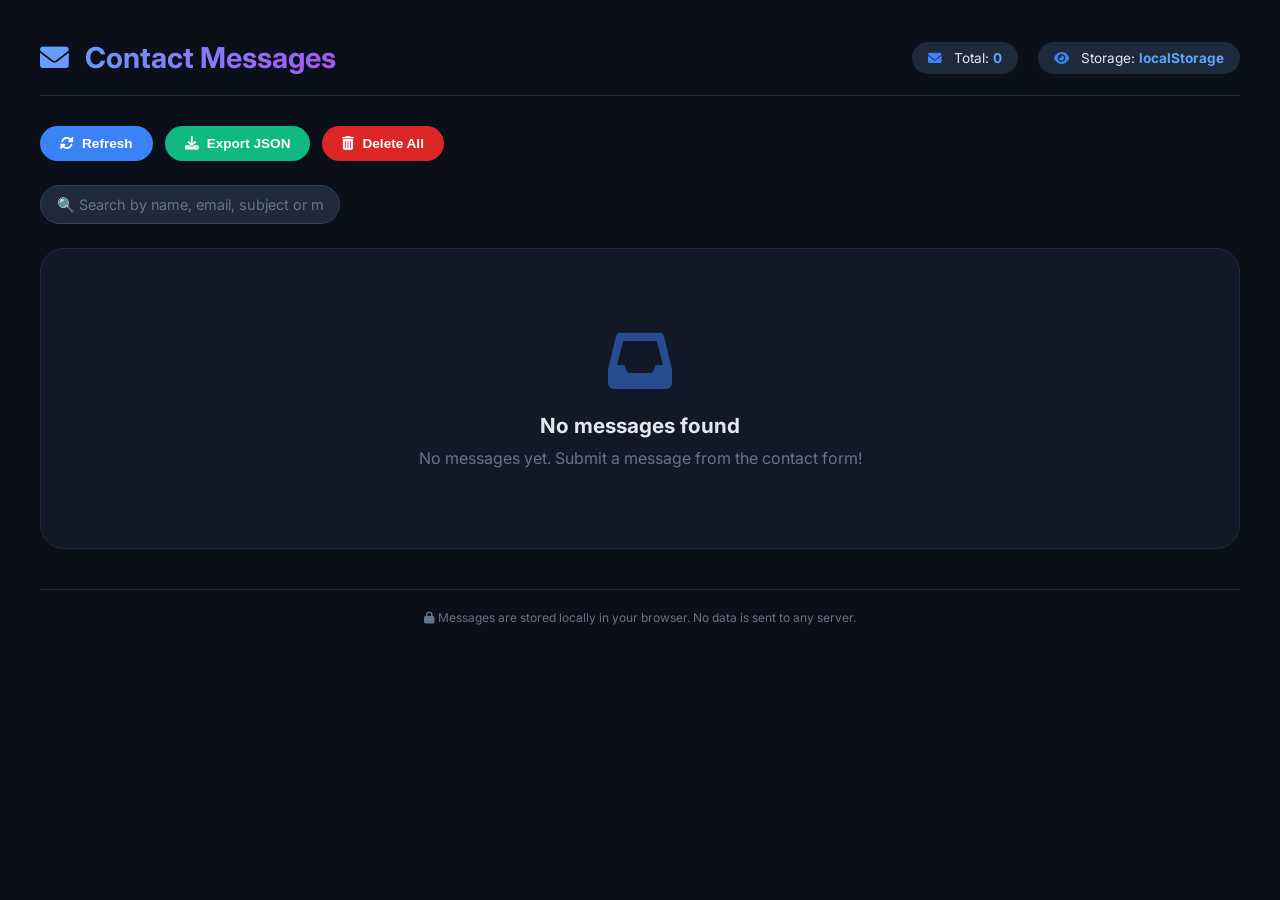
<file: view_messages.html>
<!DOCTYPE html>
<html lang="en">
<head>
    <meta charset="UTF-8">
    <meta name="viewport" content="width=device-width, initial-scale=1.0">
    <title>Saqib Afridi | Contact Messages Viewer</title>
    <link href="https://fonts.googleapis.com/css2?family=Inter:opsz,wght@14..32,300;400;500;600;700;800&family=JetBrains+Mono:wght@400;500&display=swap" rel="stylesheet">
    <link rel="stylesheet" href="https://cdnjs.cloudflare.com/ajax/libs/font-awesome/6.0.0-beta3/css/all.min.css">
    <style>
        * {
            margin: 0;
            padding: 0;
            box-sizing: border-box;
        }

        body {
            font-family: 'Inter', sans-serif;
            background: #0a0f1a;
            color: #e2e8f0;
            padding: 40px 20px;
        }

        .container {
            max-width: 1200px;
            margin: 0 auto;
        }

        /* Header */
        .header {
            display: flex;
            justify-content: space-between;
            align-items: center;
            flex-wrap: wrap;
            gap: 20px;
            margin-bottom: 30px;
            padding-bottom: 20px;
            border-bottom: 1px solid #1e2a3a;
        }

        h1 {
            font-size: 1.8rem;
            font-weight: 700;
            background: linear-gradient(135deg, #60a5fa, #a855f7);
            background-clip: text;
            -webkit-background-clip: text;
            color: transparent;
        }

        h1 i {
            margin-right: 10px;
        }

        .stats {
            display: flex;
            gap: 20px;
        }

        .stat-badge {
            background: #1e293b;
            padding: 8px 16px;
            border-radius: 40px;
            font-size: 0.85rem;
        }

        .stat-badge i {
            margin-right: 8px;
            color: #3b82f6;
        }

        .stat-badge span {
            font-weight: bold;
            color: #60a5fa;
        }

        /* Buttons */
        .button-group {
            display: flex;
            gap: 12px;
            flex-wrap: wrap;
            margin-bottom: 24px;
        }

        .btn {
            padding: 10px 20px;
            border-radius: 40px;
            font-weight: 600;
            cursor: pointer;
            transition: all 0.2s;
            border: none;
            font-size: 0.85rem;
            display: inline-flex;
            align-items: center;
            gap: 8px;
        }

        .btn-refresh {
            background: #3b82f6;
            color: white;
        }

        .btn-refresh:hover {
            background: #2563eb;
            transform: translateY(-2px);
        }

        .btn-delete-all {
            background: #dc2626;
            color: white;
        }

        .btn-delete-all:hover {
            background: #b91c1c;
            transform: translateY(-2px);
        }

        .btn-export {
            background: #10b981;
            color: white;
        }

        .btn-export:hover {
            background: #059669;
            transform: translateY(-2px);
        }

        /* Search */
        .search-box {
            margin-bottom: 24px;
        }

        .search-box input {
            width: 100%;
            max-width: 300px;
            padding: 10px 16px;
            background: #1e293b;
            border: 1px solid #334155;
            border-radius: 40px;
            color: white;
            font-family: inherit;
            font-size: 0.9rem;
        }

        .search-box input:focus {
            outline: none;
            border-color: #3b82f6;
        }

        .search-box input::placeholder {
            color: #64748b;
        }

        /* Messages Grid */
        .messages-grid {
            display: flex;
            flex-direction: column;
            gap: 20px;
        }

        .message-card {
            background: #111827;
            border-radius: 20px;
            border: 1px solid #1f2a3e;
            overflow: hidden;
            transition: all 0.3s ease;
        }

        .message-card:hover {
            border-color: #3b82f6;
            transform: translateX(4px);
        }

        .message-header {
            display: flex;
            justify-content: space-between;
            align-items: center;
            flex-wrap: wrap;
            gap: 12px;
            padding: 16px 20px;
            background: #1e293b;
            border-bottom: 1px solid #334155;
        }

        .message-sender {
            display: flex;
            align-items: center;
            gap: 12px;
        }

        .sender-avatar {
            width: 40px;
            height: 40px;
            background: linear-gradient(135deg, #3b82f6, #a855f7);
            border-radius: 50%;
            display: flex;
            align-items: center;
            justify-content: center;
            font-weight: bold;
            font-size: 1rem;
        }

        .sender-info h4 {
            font-size: 1rem;
            font-weight: 600;
            margin-bottom: 4px;
        }

        .sender-info .sender-email {
            font-size: 0.7rem;
            color: #94a3b8;
        }

        .message-meta {
            text-align: right;
        }

        .message-date {
            font-size: 0.7rem;
            color: #64748b;
        }

        .message-subject {
            font-size: 0.75rem;
            color: #fbbf24;
            margin-top: 4px;
        }

        .message-body {
            padding: 20px;
            line-height: 1.6;
            font-size: 0.9rem;
            color: #cbd5e1;
            white-space: pre-wrap;
            word-break: break-word;
        }

        .message-actions {
            padding: 12px 20px;
            border-top: 1px solid #1f2a3e;
            display: flex;
            gap: 16px;
        }

        .action-btn {
            background: none;
            border: none;
            color: #64748b;
            cursor: pointer;
            font-size: 0.75rem;
            display: inline-flex;
            align-items: center;
            gap: 6px;
            transition: color 0.2s;
        }

        .action-btn:hover {
            color: #3b82f6;
        }

        .action-btn.delete:hover {
            color: #ef4444;
        }

        /* Empty State */
        .empty-state {
            text-align: center;
            padding: 80px 40px;
            background: #111827;
            border-radius: 24px;
            border: 1px solid #1f2a3e;
        }

        .empty-state i {
            font-size: 4rem;
            color: #3b82f6;
            margin-bottom: 20px;
            opacity: 0.5;
        }

        .empty-state h3 {
            font-size: 1.3rem;
            margin-bottom: 10px;
        }

        .empty-state p {
            color: #64748b;
        }

        /* Modal */
        .modal-overlay {
            position: fixed;
            top: 0;
            left: 0;
            width: 100%;
            height: 100%;
            background: rgba(0, 0, 0, 0.9);
            backdrop-filter: blur(8px);
            z-index: 1000;
            display: flex;
            align-items: center;
            justify-content: center;
            opacity: 0;
            visibility: hidden;
            transition: all 0.3s ease;
        }

        .modal-overlay.active {
            opacity: 1;
            visibility: visible;
        }

        .modal-container {
            background: #1e293b;
            border-radius: 24px;
            max-width: 600px;
            width: 90%;
            border: 1px solid #334155;
            max-height: 80vh;
            overflow-y: auto;
        }

        .modal-header {
            padding: 20px 24px;
            border-bottom: 1px solid #334155;
            display: flex;
            justify-content: space-between;
            align-items: center;
        }

        .modal-header h3 {
            font-size: 1.2rem;
        }

        .modal-close {
            background: none;
            border: none;
            color: #94a3b8;
            font-size: 1.5rem;
            cursor: pointer;
        }

        .modal-close:hover {
            color: #ef4444;
        }

        .modal-body {
            padding: 24px;
            line-height: 1.6;
            white-space: pre-wrap;
            word-break: break-word;
        }

        /* Footer */
        .footer {
            margin-top: 40px;
            padding-top: 20px;
            border-top: 1px solid #1f2a3e;
            text-align: center;
            font-size: 0.75rem;
            color: #64748b;
        }

        /* Responsive */
        @media (max-width: 768px) {
            body {
                padding: 20px;
            }
            .header {
                flex-direction: column;
                text-align: center;
            }
            .message-header {
                flex-direction: column;
                text-align: center;
            }
            .message-meta {
                text-align: center;
            }
        }
    </style>
</head>
<body>
    <div class="container">
        <div class="header">
            <h1><i class="fas fa-envelope"></i> Contact Messages</h1>
            <div class="stats">
                <div class="stat-badge"><i class="fas fa-envelope"></i> Total: <span id="totalCount">0</span></div>
                <div class="stat-badge"><i class="fas fa-eye"></i> Storage: <span id="storageInfo">localStorage</span></div>
            </div>
        </div>

        <div class="button-group">
            <button class="btn btn-refresh" onclick="loadMessages()"><i class="fas fa-sync-alt"></i> Refresh</button>
            <button class="btn btn-export" onclick="exportMessages()"><i class="fas fa-download"></i> Export JSON</button>
            <button class="btn btn-delete-all" onclick="deleteAllMessages()"><i class="fas fa-trash-alt"></i> Delete All</button>
        </div>

        <div class="search-box">
            <input type="text" id="searchInput" placeholder="🔍 Search by name, email, subject or message..." onkeyup="filterMessages()">
        </div>

        <div id="messagesContainer" class="messages-grid">
            <div class="empty-state">
                <i class="fas fa-inbox"></i>
                <h3>No messages yet</h3>
                <p>Messages from the contact form will appear here.</p>
            </div>
        </div>

        <div class="footer">
            <i class="fas fa-lock"></i> Messages are stored locally in your browser. No data is sent to any server.
        </div>
    </div>

    <!-- Message Detail Modal -->
    <div id="messageModal" class="modal-overlay">
        <div class="modal-container">
            <div class="modal-header">
                <h3 id="modalTitle">Message Details</h3>
                <button class="modal-close" onclick="closeModal()">&times;</button>
            </div>
            <div class="modal-body" id="modalBody"></div>
        </div>
    </div>

    <script>
        let allMessages = [];

        function loadMessages() {
            const stored = localStorage.getItem('contact_messages');
            if (stored) {
                try {
                    allMessages = JSON.parse(stored);
                } catch(e) {
                    allMessages = [];
                }
            } else {
                allMessages = [];
            }
            
            document.getElementById('totalCount').textContent = allMessages.length;
            renderMessages(allMessages);
        }

        function renderMessages(messages) {
            const container = document.getElementById('messagesContainer');
            
            if (messages.length === 0) {
                container.innerHTML = `
                    <div class="empty-state">
                        <i class="fas fa-inbox"></i>
                        <h3>No messages found</h3>
                        <p>${allMessages.length === 0 ? 'No messages yet. Submit a message from the contact form!' : 'No messages match your search.'}</p>
                    </div>
                `;
                return;
            }
            
            container.innerHTML = messages.map(msg => `
                <div class="message-card" data-id="${msg.id}">
                    <div class="message-header">
                        <div class="message-sender">
                            <div class="sender-avatar">${getInitials(msg.name)}</div>
                            <div class="sender-info">
                                <h4>${escapeHtml(msg.name)}</h4>
                                <div class="sender-email">${escapeHtml(msg.email)}</div>
                            </div>
                        </div>
                        <div class="message-meta">
                            <div class="message-date">${msg.date || 'Unknown date'}</div>
                            <div class="message-subject"><i class="fas fa-tag"></i> ${escapeHtml(msg.subject || 'No subject')}</div>
                        </div>
                    </div>
                    <div class="message-body">
                        ${truncateText(escapeHtml(msg.message || ''), 200)}
                    </div>
                    <div class="message-actions">
                        <button class="action-btn" onclick="viewMessage(${msg.id})"><i class="fas fa-eye"></i> View Full</button>
                        <button class="action-btn delete" onclick="deleteMessage(${msg.id})"><i class="fas fa-trash"></i> Delete</button>
                        <button class="action-btn" onclick="copyMessage(${msg.id})"><i class="fas fa-copy"></i> Copy</button>
                    </div>
                </div>
            `).join('');
        }

        function filterMessages() {
            const searchTerm = document.getElementById('searchInput').value.toLowerCase();
            if (!searchTerm) {
                renderMessages(allMessages);
                return;
            }
            
            const filtered = allMessages.filter(msg => 
                msg.name.toLowerCase().includes(searchTerm) ||
                msg.email.toLowerCase().includes(searchTerm) ||
                (msg.subject && msg.subject.toLowerCase().includes(searchTerm)) ||
                (msg.message && msg.message.toLowerCase().includes(searchTerm))
            );
            renderMessages(filtered);
        }

        function viewMessage(id) {
            const message = allMessages.find(m => m.id === id);
            if (!message) return;
            
            document.getElementById('modalTitle').innerHTML = `<i class="fas fa-envelope"></i> Message from ${escapeHtml(message.name)}`;
            document.getElementById('modalBody').innerHTML = `
                <div style="margin-bottom: 20px;">
                    <strong><i class="fas fa-user"></i> Name:</strong><br>
                    ${escapeHtml(message.name)}
                </div>
                <div style="margin-bottom: 20px;">
                    <strong><i class="fas fa-envelope"></i> Email:</strong><br>
                    <a href="mailto:${escapeHtml(message.email)}" style="color: #60a5fa;">${escapeHtml(message.email)}</a>
                </div>
                <div style="margin-bottom: 20px;">
                    <strong><i class="fas fa-tag"></i> Subject:</strong><br>
                    ${escapeHtml(message.subject || 'No subject')}
                </div>
                <div style="margin-bottom: 20px;">
                    <strong><i class="fas fa-calendar"></i> Date:</strong><br>
                    ${message.date || 'Unknown date'}
                </div>
                <div style="margin-bottom: 20px;">
                    <strong><i class="fas fa-comment"></i> Message:</strong><br>
                    <div style="background: #0f172a; padding: 16px; border-radius: 12px; margin-top: 8px; white-space: pre-wrap;">${escapeHtml(message.message)}</div>
                </div>
                <div style="display: flex; gap: 12px; margin-top: 20px;">
                    <button onclick="replyToMessage('${escapeHtml(message.email)}', '${escapeHtml(message.name)}')" style="background: #3b82f6; color: white; border: none; padding: 8px 16px; border-radius: 8px; cursor: pointer;"><i class="fas fa-reply"></i> Reply via Email</button>
                    <button onclick="copyFullMessage(${message.id})" style="background: #10b981; color: white; border: none; padding: 8px 16px; border-radius: 8px; cursor: pointer;"><i class="fas fa-copy"></i> Copy Message</button>
                </div>
            `;
            
            document.getElementById('messageModal').classList.add('active');
        }

        function deleteMessage(id) {
            if (confirm('Are you sure you want to delete this message?')) {
                allMessages = allMessages.filter(m => m.id !== id);
                localStorage.setItem('contact_messages', JSON.stringify(allMessages));
                loadMessages();
                showToast('Message deleted successfully');
            }
        }

        function deleteAllMessages() {
            if (confirm('⚠️ WARNING: This will delete ALL messages. This cannot be undone. Are you sure?')) {
                allMessages = [];
                localStorage.removeItem('contact_messages');
                loadMessages();
                showToast('All messages deleted');
            }
        }

        function exportMessages() {
            if (allMessages.length === 0) {
                alert('No messages to export.');
                return;
            }
            
            const dataStr = JSON.stringify(allMessages, null, 2);
            const dataBlob = new Blob([dataStr], {type: 'application/json'});
            const url = URL.createObjectURL(dataBlob);
            const a = document.createElement('a');
            a.href = url;
            a.download = `contact_messages_${new Date().toISOString().slice(0,19).replace(/:/g, '-')}.json`;
            document.body.appendChild(a);
            a.click();
            document.body.removeChild(a);
            URL.revokeObjectURL(url);
            showToast('Messages exported successfully');
        }

        function copyMessage(id) {
            const message = allMessages.find(m => m.id === id);
            if (!message) return;
            
            const textToCopy = `Name: ${message.name}\nEmail: ${message.email}\nSubject: ${message.subject || 'No subject'}\nDate: ${message.date}\n\nMessage:\n${message.message}`;
            navigator.clipboard.writeText(textToCopy);
            showToast('Message copied to clipboard');
        }

        function copyFullMessage(id) {
            const message = allMessages.find(m => m.id === id);
            if (!message) return;
            
            const textToCopy = `From: ${message.name} (${message.email})\nSubject: ${message.subject || 'No subject'}\nDate: ${message.date}\n\n${message.message}`;
            navigator.clipboard.writeText(textToCopy);
            showToast('Full message copied to clipboard');
            closeModal();
        }

        function replyToMessage(email, name) {
            window.location.href = `mailto:${email}?subject=Re: Your message from Saqib Afridi Blog`;
            closeModal();
        }

        function closeModal() {
            document.getElementById('messageModal').classList.remove('active');
        }

        function getInitials(name) {
            if (!name) return '?';
            return name.charAt(0).toUpperCase();
        }

        function truncateText(text, maxLength) {
            if (!text) return '';
            if (text.length <= maxLength) return text;
            return text.substring(0, maxLength) + '...';
        }

        function escapeHtml(str) {
            if (!str) return '';
            return str.replace(/[&<>]/g, function(m) {
                if (m === '&') return '&amp;';
                if (m === '<') return '&lt;';
                if (m === '>') return '&gt;';
                return m;
            });
        }

        function showToast(message) {
            // Create temporary toast notification
            const toast = document.createElement('div');
            toast.style.cssText = `
                position: fixed;
                bottom: 20px;
                right: 20px;
                background: #10b981;
                color: white;
                padding: 12px 24px;
                border-radius: 40px;
                font-size: 0.85rem;
                z-index: 2000;
                animation: fadeOut 3s forwards;
            `;
            toast.innerHTML = `<i class="fas fa-check-circle"></i> ${message}`;
            document.body.appendChild(toast);
            
            setTimeout(() => {
                toast.remove();
            }, 3000);
        }

        // Add animation style
        const style = document.createElement('style');
        style.textContent = `
            @keyframes fadeOut {
                0% { opacity: 1; transform: translateY(0); }
                70% { opacity: 1; }
                100% { opacity: 0; visibility: hidden; }
            }
        `;
        document.head.appendChild(style);

        // Close modal on escape key
        document.addEventListener('keydown', function(e) {
            if (e.key === 'Escape') {
                closeModal();
            }
        });

        // Close modal when clicking outside
        document.getElementById('messageModal').addEventListener('click', function(e) {
            if (e.target === this) {
                closeModal();
            }
        });

        // Load messages on page load
        loadMessages();
    </script>
</body>
</html>
</file>
<file: css/index.css>
* {
  margin: 0;
  padding: 0;
  box-sizing: border-box;
}

body {
  background: #f8fafc;
  font-family: 'Inter', sans-serif;
  color: #0a0c10;
  line-height: 1.5;
  scroll-behavior: smooth;
  transition: background-color 0.3s ease, color 0.3s ease;
}

.container {
  max-width: 1280px;
  margin: 0 auto;
  padding: 0 32px;
}

/* Header */
.site-header {
  background: #0a0f1a;
  position: sticky;
  top: 0;
  z-index: 100;
  border-bottom: 1px solid #1e2a3a;
  box-shadow: 0 2px 12px rgba(0, 0, 0, 0.2);
  transition: background-color 0.3s ease, border-color 0.3s ease;
}

.header-inner {
  display: flex;
  justify-content: space-between;
  align-items: center;
  flex-wrap: wrap;
  padding: 18px 0;
  gap: 20px;
}

.logo h1 {
  font-family: 'JetBrains Mono', monospace;
  font-weight: 600;
  font-size: 1.8rem;
  background: linear-gradient(135deg, #3b82f6, #a855f7);
  background-clip: text;
  -webkit-background-clip: text;
  color: transparent;
}

.logo p {
  font-size: 0.7rem;
  color: #7e8b9c;
  font-family: monospace;
  transition: color 0.3s ease;
}

.nav-links {
  display: flex;
  gap: 20px;
  align-items: center;
  flex-wrap: wrap;
}

.nav-links a {
  text-decoration: none;
  font-weight: 500;
  color: #cfdfed;
  transition: 0.2s;
  font-size: 0.9rem;
}

.nav-links a:hover {
  color: #60a5fa;
}

.nav-links .btn-tech {
  background: #1e2a3a;
  border: 1px solid #3b82f6;
  padding: 8px 20px;
  border-radius: 30px;
  color: #e0f2fe;
  font-weight: 600;
}

.nav-links .btn-tech:hover {
  background: #3b82f6;
  color: white;
}

.cms-link {
  background: #10b981;
  border: none;
}

.cms-link:hover {
  background: #059669 !important;
}

.nav-btn {
  background: transparent;
  border: 1px solid #3b82f6;
  padding: 8px 20px;
  border-radius: 30px;
  color: #cfdfed;
  font-weight: 500;
  transition: 0.2s;
  cursor: pointer;
  font-family: inherit;
  font-size: 0.9rem;
}

.nav-btn:hover {
  background: #3b82f6;
  color: white;
  border-color: #3b82f6;
}

/* Hero Section */
.hero-tech {
  background: linear-gradient(125deg, #030712 0%, #111827 100%);
  padding: 40px 0 40px;
  color: white;
  border-bottom: 1px solid #2d3a48;
  transition: background 0.3s ease;
}

.hero-content {
  max-width: 750px;
  margin: 0 auto;
  text-align: center;
}

.hero-tech h2 {
  font-size: 2.5rem;
  font-weight: 800;
  line-height: 1.2;
  margin-bottom: 16px;
  white-space: nowrap;
  overflow: hidden;
  text-overflow: ellipsis;
}

.hero-tech h2 span {
  background: linear-gradient(to right, #60a5fa, #c084fc);
  background-clip: text;
  -webkit-background-clip: text;
  color: transparent;
}

.hero-tech p {
  font-size: 1.1rem;
  color: #9ca3af;
  max-width: 580px;
  margin: 0 auto 24px;
  line-height: 1.6;
  transition: color 0.3s ease;
}

/* Search Area */
.search-area {
  display: flex;
  gap: 12px;
  flex-wrap: wrap;
  background: #0f172a;
  padding: 6px;
  border-radius: 60px;
  max-width: 520px;
  margin: 0 auto;
  border: 1px solid #334155;
  transition: background 0.3s ease, border-color 0.3s ease;
}

.search-area input {
  flex: 1;
  background: transparent;
  border: none;
  padding: 10px 20px;
  color: #f1f5f9;
  font-family: 'Inter', monospace;
  font-size: 0.9rem;
  outline: none;
}

.search-area input::placeholder {
  color: #5b6e8c;
}

.search-area button {
  background: #3b82f6;
  border: none;
  padding: 0 26px;
  border-radius: 50px;
  font-weight: 600;
  color: white;
  cursor: pointer;
  transition: 0.2s;
}

.search-area button:hover {
  background: #2563eb;
}

/* Two Column Layout */
.blog-layout {
  display: flex;
  gap: 48px;
  margin: 32px 0 20px;
}

.blog-main {
  flex: 2;
  min-width: 0;
}

.blog-sidebar {
  flex: 1;
  min-width: 280px;
}

/* Filter Bar */
.filter-bar {
  display: flex;
  flex-wrap: wrap;
  justify-content: flex-start;
  gap: 12px;
  margin-bottom: 32px;
}

.tech-chip {
  background: #eef2ff;
  padding: 8px 20px;
  border-radius: 40px;
  font-size: 0.85rem;
  font-weight: 600;
  cursor: pointer;
  transition: all 0.2s;
  color: #1e293b;
  border: 1px solid #cbd5e1;
  font-family: monospace;
}

.tech-chip.active {
  background: #3b82f6;
  color: white;
  border-color: #3b82f6;
  box-shadow: 0 8px 18px rgba(59, 130, 246, 0.25);
}

.tech-chip:hover:not(.active) {
  background: #e0e7ff;
  border-color: #94a3b8;
}

/* Blog Grid */
.blog-grid {
  display: grid;
  grid-template-columns: repeat(auto-fill, minmax(320px, 1fr));
  gap: 28px;
}

.tech-card {
  background: #ffffff;
  border-radius: 28px;
  overflow: hidden;
  transition: all 0.3s cubic-bezier(0.2, 0, 0, 1);
  box-shadow: 0 8px 20px rgba(0, 0, 0, 0.02), 0 2px 6px rgba(0, 0, 0, 0.05);
  border: 1px solid #e9edf2;
  display: flex;
  flex-direction: column;
  cursor: pointer;
}

.tech-card:hover {
  transform: translateY(-8px);
  box-shadow: 0 24px 40px -12px rgba(0, 0, 0, 0.18);
  border-color: #cbdff2;
}

.card-img {
  height: 200px;
  background-size: cover;
  background-position: center;
  background-color: #0a0f1a;
  position: relative;
}

.card-category-badge {
  position: absolute;
  top: 16px;
  left: 16px;
  background: rgba(10, 15, 26, 0.75);
  backdrop-filter: blur(6px);
  padding: 4px 14px;
  border-radius: 40px;
  font-size: 0.7rem;
  font-weight: 700;
  color: #b9d0f0;
  font-family: monospace;
}

.card-content {
  padding: 24px 24px 28px;
  flex: 1;
}

.card-title {
  font-size: 1.4rem;
  font-weight: 700;
  line-height: 1.3;
  margin-bottom: 12px;
  color: #0a0c10;
}

.card-excerpt {
  color: #4a5568;
  font-size: 0.9rem;
  margin-bottom: 20px;
  line-height: 1.45;
}

.meta-stats {
  display: flex;
  justify-content: space-between;
  align-items: center;
  border-top: 1px solid #edf2f7;
  margin-top: 12px;
  padding-top: 18px;
  font-size: 0.8rem;
  color: #5b6e8c;
}

.read-link {
  font-weight: 700;
  color: #3b82f6;
  text-decoration: none;
  display: inline-flex;
  align-items: center;
  gap: 6px;
  transition: 0.2s;
  pointer-events: auto;
}

.read-link:hover {
  gap: 10px;
  color: #1e40af;
}

/* Sidebar Widgets */
.sidebar-widget {
  background: #ffffff;
  border-radius: 24px;
  padding: 24px;
  margin-bottom: 32px;
  border: 1px solid #e9edf2;
  box-shadow: 0 2px 8px rgba(0, 0, 0, 0.02);
  transition: all 0.3s ease;
}

.sidebar-widget:hover {
  box-shadow: 0 8px 24px rgba(0, 0, 0, 0.08);
}

.widget-title {
  font-size: 1.2rem;
  font-weight: 700;
  margin-bottom: 20px;
  padding-bottom: 12px;
  border-bottom: 2px solid #3b82f6;
  display: inline-block;
  color: #0a0c10;
}

.widget-title i {
  color: #3b82f6;
  margin-right: 8px;
}

/* Stats Widget */
.stats-container {
  display: flex;
  justify-content: space-around;
  text-align: center;
  gap: 16px;
}

.stat-item {
  flex: 1;
}

.stat-value {
  display: block;
  font-size: 1.8rem;
  font-weight: 800;
  color: #3b82f6;
  font-family: 'JetBrains Mono', monospace;
}

.stat-label {
  font-size: 0.7rem;
  color: #64748b;
  margin-top: 4px;
}

/* Categories List */
.categories-list {
  display: flex;
  flex-direction: column;
  gap: 12px;
}

.category-item {
  display: flex;
  justify-content: space-between;
  align-items: center;
  padding: 10px 0;
  cursor: pointer;
  transition: all 0.2s;
  border-bottom: 1px solid #f0f2f5;
}

.category-item:hover {
  transform: translateX(5px);
}

.category-name {
  font-weight: 500;
  color: #334155;
  transition: color 0.2s;
  display: flex;
  align-items: center;
  gap: 10px;
}

.category-name i {
  color: #3b82f6;
  width: 20px;
  font-size: 0.9rem;
}

.category-item:hover .category-name {
  color: #3b82f6;
}

.category-count {
  background: #eef2ff;
  padding: 4px 10px;
  border-radius: 20px;
  font-size: 0.7rem;
  font-weight: 600;
  color: #3b82f6;
  font-family: monospace;
}

.category-item.active .category-name {
  color: #3b82f6;
  font-weight: 600;
}

.category-item.active .category-count {
  background: #3b82f6;
  color: white;
}

/* Popular Posts */
.popular-posts {
  display: flex;
  flex-direction: column;
  gap: 16px;
}

.popular-post-item {
  display: flex;
  gap: 12px;
  cursor: pointer;
  transition: transform 0.2s;
}

.popular-post-item:hover {
  transform: translateX(5px);
}

.popular-post-img {
  width: 60px;
  height: 60px;
  border-radius: 12px;
  background-size: cover;
  background-position: center;
  flex-shrink: 0;
}

.popular-post-content {
  flex: 1;
}

.popular-post-title {
  font-size: 0.85rem;
  font-weight: 600;
  line-height: 1.4;
  margin-bottom: 6px;
  color: #0a0c10;
  display: -webkit-box;
  -webkit-line-clamp: 2;
  -webkit-box-orient: vertical;
  overflow: hidden;
}

.popular-post-meta {
  font-size: 0.7rem;
  color: #94a3b8;
  display: flex;
  align-items: center;
  gap: 8px;
  flex-wrap: wrap;
}

.popular-post-meta i {
  font-size: 0.65rem;
}

/* Sidebar Newsletter */
.sidebar-news-form {
  margin-top: 16px;
}

.sidebar-news-form p {
  font-size: 0.85rem;
  color: #64748b;
  margin-bottom: 12px;
}

.sidebar-news-form input {
  width: 100%;
  padding: 12px 16px;
  background: #f8fafc;
  border: 1px solid #e2e8f0;
  border-radius: 12px;
  font-size: 0.85rem;
  margin-bottom: 12px;
  transition: border-color 0.2s;
}

.sidebar-news-form input:focus {
  outline: none;
  border-color: #3b82f6;
}

.sidebar-news-form button {
  width: 100%;
  background: #3b82f6;
  color: white;
  border: none;
  padding: 12px;
  border-radius: 12px;
  font-weight: 600;
  cursor: pointer;
  transition: background 0.2s;
}

.sidebar-news-form button:hover {
  background: #2563eb;
}

/* Tags Cloud */
.tags-cloud {
  display: flex;
  flex-wrap: wrap;
  gap: 10px;
}

.tag {
  background: #f1f5f9;
  padding: 6px 14px;
  border-radius: 20px;
  font-size: 0.75rem;
  font-weight: 500;
  color: #475569;
  cursor: pointer;
  transition: all 0.2s;
}

.tag:hover {
  background: #3b82f6;
  color: white;
  transform: translateY(-2px);
}

/* Footer */
.footer-tech {
  background: #030712;
  padding: 40px 0 28px;
  margin-top: 20px;
  border-top: 1px solid #1f2a3e;
  color: #6c7a91;
  transition: background 0.3s ease, border-color 0.3s ease;
}

.footer-flex {
  display: flex;
  justify-content: space-between;
  flex-wrap: wrap;
  gap: 30px;
  margin-bottom: 30px;
}

.footer-links {
  display: flex;
  gap: 40px;
}

.footer-links a {
  color: #8ba0bc;
  text-decoration: none;
  transition: color 0.2s;
}

.footer-links a:hover {
  color: #60a5fa;
}

.copyright {
  text-align: center;
}

/* No Results */
.no-results {
  text-align: center;
  padding: 70px 20px;
  background: #f1f5f9;
  border-radius: 40px;
  margin: 20px 0;
}

/* Modal Styles */
.modal-overlay {
  position: fixed;
  top: 0;
  left: 0;
  width: 100%;
  height: 100%;
  background: rgba(0, 0, 0, 0.8);
  backdrop-filter: blur(8px);
  z-index: 1000;
  display: flex;
  justify-content: center;
  align-items: center;
  opacity: 0;
  visibility: hidden;
  transition: all 0.3s ease;
}

.modal-overlay.active {
  opacity: 1;
  visibility: visible;
}

.modal-container {
  background: #0f172a;
  border-radius: 32px;
  max-width: 550px;
  width: 90%;
  border: 1px solid #334155;
  box-shadow: 0 25px 50px -12px rgba(0, 0, 0, 0.5);
  transform: scale(0.95);
  transition: transform 0.3s ease;
}

.modal-overlay.active .modal-container {
  transform: scale(1);
}

.modal-header {
  padding: 24px 28px 12px 28px;
  border-bottom: 1px solid #1e2a3a;
  display: flex;
  justify-content: space-between;
  align-items: center;
}

.modal-header h2 {
  font-family: 'JetBrains Mono', monospace;
  color: #f1f5f9;
  font-size: 1.5rem;
}

.modal-close {
  background: none;
  border: none;
  color: #94a3b8;
  font-size: 1.8rem;
  cursor: pointer;
  transition: 0.2s;
}

.modal-close:hover {
  color: #ef4444;
}

.modal-body {
  padding: 28px;
  color: #cbd5e1;
  line-height: 1.6;
}

.modal-body p {
  margin-bottom: 16px;
}

.modal-body i {
  margin-right: 12px;
  color: #3b82f6;
  width: 24px;
}

.contact-item {
  display: flex;
  align-items: center;
  margin-bottom: 18px;
}

.contact-item a {
  color: #60a5fa;
  text-decoration: none;
}

.contact-item a:hover {
  text-decoration: underline;
}

.social-icons {
  display: flex;
  gap: 20px;
  margin-top: 24px;
}

.social-icons a {
  color: #94a3b8;
  font-size: 1.5rem;
  transition: 0.2s;
}

.social-icons a:hover {
  color: #60a5fa;
  transform: translateY(-3px);
}

.tech-stack {
  display: flex;
  flex-wrap: wrap;
  gap: 10px;
  margin-top: 16px;
}

.tech-badge {
  background: #1e293b;
  padding: 4px 12px;
  border-radius: 20px;
  font-size: 0.7rem;
  font-family: monospace;
  color: #60a5fa;
}

/* ======================== */
/* DARK MODE STYLES        */
/* ======================== */

body.dark-mode {
  background: #0a0c10;
  color: #e2e8f0;
}

body.dark-mode .site-header {
  background: #030712;
  border-bottom-color: #1e2a3a;
}

body.dark-mode .logo p {
  color: #64748b;
}

body.dark-mode .nav-links a,
body.dark-mode .nav-btn {
  color: #94a3b8;
}

body.dark-mode .nav-links a:hover,
body.dark-mode .nav-btn:hover {
  color: #60a5fa;
}

body.dark-mode .hero-tech {
  background: linear-gradient(125deg, #020617 0%, #0f172a 100%);
}

body.dark-mode .hero-tech p {
  color: #64748b;
}

body.dark-mode .search-area {
  background: #1e293b;
  border-color: #334155;
}

body.dark-mode .search-area input {
  color: #f1f5f9;
}

body.dark-mode .tech-chip {
  background: #1e293b;
  color: #94a3b8;
  border-color: #334155;
}

body.dark-mode .tech-chip.active {
  background: #3b82f6;
  color: white;
}

body.dark-mode .tech-card {
  background: #111827;
  border-color: #1f2a3e;
}

body.dark-mode .tech-card:hover {
  border-color: #3b82f6;
}

body.dark-mode .card-title {
  color: #f1f5f9;
}

body.dark-mode .card-excerpt {
  color: #94a3b8;
}

body.dark-mode .meta-stats {
  border-top-color: #1f2a3e;
  color: #64748b;
}

body.dark-mode .read-link {
  color: #60a5fa;
}

body.dark-mode .sidebar-widget {
  background: #111827;
  border-color: #1f2a3e;
}

body.dark-mode .widget-title {
  color: #f1f5f9;
  border-bottom-color: #3b82f6;
}

body.dark-mode .category-name {
  color: #94a3b8;
}

body.dark-mode .category-item {
  border-bottom-color: #1f2a3e;
}

body.dark-mode .category-count {
  background: #1e293b;
  color: #60a5fa;
}

body.dark-mode .popular-post-title {
  color: #f1f5f9;
}

body.dark-mode .popular-post-meta {
  color: #64748b;
}

body.dark-mode .sidebar-news-form input {
  background: #1e293b;
  border-color: #334155;
  color: #f1f5f9;
}

body.dark-mode .tag {
  background: #1e293b;
  color: #94a3b8;
}

body.dark-mode .tag:hover {
  background: #3b82f6;
  color: white;
}

body.dark-mode .footer-tech {
  background: #030712;
  border-top-color: #1f2a3e;
}

body.dark-mode .footer-links a {
  color: #64748b;
}

body.dark-mode .footer-links a:hover {
  color: #60a5fa;
}

body.dark-mode .copyright {
  border-top-color: #1f2a3e;
  color: #475569;
}

body.dark-mode .modal-container {
  background: #111827;
  border-color: #334155;
}

body.dark-mode .modal-header {
  border-bottom-color: #1f2a3e;
}

body.dark-mode .modal-body {
  color: #cbd5e1;
}

body.dark-mode .contact-item a {
  color: #60a5fa;
}

body.dark-mode .no-results {
  background: #111827;
  color: #94a3b8;
}

body.dark-mode .stats-container .stat-value {
  color: #60a5fa;
}

body.dark-mode .stats-container .stat-label {
  color: #64748b;
}

/* Dark Mode Toggle Button Animation */
.dark-mode-btn {
  transition: all 0.3s ease;
}

.dark-mode-btn i {
  transition: transform 0.3s ease;
}

body.dark-mode .dark-mode-btn i {
  transform: rotate(360deg);
}

/* Responsive Design */
@media (max-width: 968px) {
  .blog-layout {
    flex-direction: column;
    gap: 32px;
  }
  
  .blog-sidebar {
    min-width: 100%;
  }
  
  .filter-bar {
    justify-content: center;
  }
}

@media (max-width: 768px) {
  .container {
    padding: 0 20px;
  }
  
  .hero-tech {
    padding: 30px 0 30px;
  }
  
  .hero-tech h2 {
    font-size: 1.8rem;
    white-space: normal;
  }
  
  .hero-tech p {
    font-size: 0.95rem;
    padding: 0 16px;
  }
  
  .nav-links {
    gap: 12px;
  }
  
  .nav-links a,
  .nav-btn {
    font-size: 0.75rem;
    padding: 6px 12px;
  }
  
  .blog-grid {
    grid-template-columns: 1fr;
    gap: 20px;
  }
  
  .sidebar-widget {
    padding: 20px;
    margin-bottom: 20px;
  }
  
  .stats-container {
    gap: 8px;
  }
  
  .stat-value {
    font-size: 1.4rem;
  }
  
  .search-area {
    margin: 0 16px;
  }
}

@media (max-width: 480px) {
  .hero-tech h2 {
    font-size: 1.4rem;
    white-space: normal;
  }
  
  .hero-tech p {
    font-size: 0.85rem;
  }
  
  .search-area {
    flex-direction: column;
    border-radius: 30px;
  }
  
  .search-area button {
    padding: 10px;
  }
  
  .card-title {
    font-size: 1.2rem;
  }
  
  .widget-title {
    font-size: 1rem;
  }
  
  .tags-cloud {
    gap: 8px;
  }
  
  .tag {
    padding: 4px 10px;
    font-size: 0.7rem;
  }
  
  .stat-value {
    font-size: 1.2rem;
  }
  
  .stat-label {
    font-size: 0.6rem;
  }
  
  .modal-container {
    width: 95%;
  }
  
  .modal-header h2 {
    font-size: 1.2rem;
  }
  
  .modal-body {
    padding: 20px;
  }
}

/* Tablet Landscape */
@media (min-width: 769px) and (max-width: 1024px) {
  .blog-grid {
    grid-template-columns: repeat(auto-fill, minmax(280px, 1fr));
    gap: 24px;
  }
  
  .blog-layout {
    gap: 32px;
  }
  
  .hero-tech h2 {
    font-size: 2.2rem;
    white-space: nowrap;
  }
}

/* Print Styles */
@media print {
  .site-header,
  .hero-tech,
  .blog-sidebar,
  .footer-tech,
  .modal-overlay,
  .search-area,
  .filter-bar,
  .dark-mode-btn {
    display: none;
  }
  
  .blog-main {
    width: 100%;
  }
  
  .tech-card {
    break-inside: avoid;
    page-break-inside: avoid;
    box-shadow: none;
    border: 1px solid #ddd;
  }
  
  .read-link {
    color: black;
    text-decoration: none;
  }
  
  .card-img {
    break-inside: avoid;
  }
}

/* Smooth Scroll Behavior */
html {
  scroll-behavior: smooth;
}

/* Focus Styles for Accessibility */
a:focus,
button:focus,
.tech-chip:focus,
.tag:focus {
  outline: 2px solid #3b82f6;
  outline-offset: 2px;
}

/* Selection Color */
::selection {
  background: #3b82f6;
  color: white;
}

/* Scrollbar Styling */
::-webkit-scrollbar {
  width: 8px;
  height: 8px;
}

::-webkit-scrollbar-track {
  background: #e2e8f0;
  border-radius: 4px;
}

::-webkit-scrollbar-thumb {
  background: #3b82f6;
  border-radius: 4px;
}

::-webkit-scrollbar-thumb:hover {
  background: #2563eb;
}

body.dark-mode ::-webkit-scrollbar-track {
  background: #1e293b;
}

body.dark-mode ::-webkit-scrollbar-thumb {
  background: #3b82f6;
}
</file>
<file: css/article.css>
* {
  margin: 0;
  padding: 0;
  box-sizing: border-box;
}

body {
  background: #f8fafc;
  font-family: 'Inter', sans-serif;
  color: #0a0c10;
  line-height: 1.5;
  transition: background-color 0.3s ease, color 0.3s ease;
}

.container {
  max-width: 1280px;
  margin: 0 auto;
  padding: 0 32px;
}

/* Header */
.site-header {
  background: #0a0f1a;
  position: sticky;
  top: 0;
  z-index: 100;
  border-bottom: 1px solid #1e2a3a;
  box-shadow: 0 2px 12px rgba(0, 0, 0, 0.2);
  transition: background-color 0.3s ease, border-color 0.3s ease;
}

.header-inner {
  display: flex;
  justify-content: space-between;
  align-items: center;
  flex-wrap: wrap;
  padding: 18px 0;
  gap: 20px;
}

.logo h1 {
  font-family: 'JetBrains Mono', monospace;
  font-weight: 600;
  font-size: 1.8rem;
  background: linear-gradient(135deg, #3b82f6, #a855f7);
  background-clip: text;
  -webkit-background-clip: text;
  color: transparent;
}

.logo p {
  font-size: 0.7rem;
  color: #7e8b9c;
  font-family: monospace;
  transition: color 0.3s ease;
}

.nav-links {
  display: flex;
  gap: 20px;
  align-items: center;
  flex-wrap: wrap;
}

.nav-links a {
  text-decoration: none;
  font-weight: 500;
  color: #cfdfed;
  transition: 0.2s;
  font-size: 0.9rem;
}

.nav-links a:hover {
  color: #60a5fa;
}

.nav-links .btn-tech {
  background: #1e2a3a;
  border: 1px solid #3b82f6;
  padding: 8px 20px;
  border-radius: 30px;
  color: #e0f2fe;
  font-weight: 600;
}

.nav-links .btn-tech:hover {
  background: #3b82f6;
  color: white;
}

.cms-link {
  background: #10b981;
  border: none;
}

.cms-link:hover {
  background: #059669 !important;
}

.nav-btn {
  background: transparent;
  border: 1px solid #3b82f6;
  padding: 8px 20px;
  border-radius: 30px;
  color: #cfdfed;
  font-weight: 500;
  transition: 0.2s;
  cursor: pointer;
  font-family: inherit;
  font-size: 0.9rem;
}

.nav-btn:hover {
  background: #3b82f6;
  color: white;
  border-color: #3b82f6;
}

/* Article Container */
.article-container {
  max-width: 880px;
  margin: 48px auto;
  background: white;
  border-radius: 40px;
  box-shadow: 0 20px 35px -12px rgba(0, 0, 0, 0.1);
  overflow: hidden;
  border: 1px solid #e2e8f0;
  transition: all 0.3s ease;
}

.article-container:hover {
  box-shadow: 0 25px 45px -12px rgba(0, 0, 0, 0.15);
}

.article-header-img {
  height: 380px;
  background-size: cover;
  background-position: center;
  background-color: #0f172a;
  position: relative;
}

.article-header-img::after {
  content: '';
  position: absolute;
  bottom: 0;
  left: 0;
  right: 0;
  height: 100px;
  background: linear-gradient(to top, rgba(0, 0, 0, 0.4), transparent);
  pointer-events: none;
}

.article-category-badge {
  position: absolute;
  bottom: 24px;
  left: 32px;
  background: rgba(0, 0, 0, 0.7);
  backdrop-filter: blur(8px);
  padding: 8px 20px;
  border-radius: 40px;
  font-weight: 600;
  color: white;
  font-family: monospace;
  font-size: 0.85rem;
  z-index: 2;
}

.article-category-badge i {
  margin-right: 8px;
}

.article-body {
  padding: 48px 52px;
}

.article-title {
  font-size: 2.8rem;
  font-weight: 800;
  line-height: 1.2;
  margin-bottom: 24px;
  color: #0a0c10;
  letter-spacing: -0.02em;
  transition: color 0.3s ease;
}

.article-meta {
  display: flex;
  gap: 24px;
  margin-bottom: 32px;
  padding-bottom: 24px;
  border-bottom: 1px solid #e9edf2;
  color: #5b6e8c;
  font-size: 0.9rem;
  flex-wrap: wrap;
  transition: border-color 0.3s ease, color 0.3s ease;
}

.article-meta i {
  margin-right: 6px;
  color: #3b82f6;
}

.article-meta span i.fa-eye {
  color: #10b981;
}

.article-content {
  font-size: 1.1rem;
  line-height: 1.65;
  color: #1e293b;
  transition: color 0.3s ease;
}

.article-content p {
  margin-bottom: 1.5rem;
}

.article-content h2 {
  margin: 2rem 0 1rem;
  font-size: 1.8rem;
  font-weight: 700;
  color: #0a0c10;
  transition: color 0.3s ease;
}

.article-content h3 {
  margin: 2rem 0 1rem;
  font-size: 1.6rem;
  font-weight: 700;
  color: #0a0c10;
  transition: color 0.3s ease;
}

.article-content ul,
.article-content ol {
  margin: 1rem 0 1.5rem 2rem;
}

.article-content li {
  margin: 0.5rem 0;
}

.article-content li::marker {
  color: #3b82f6;
}

.article-content code {
  background: #f1f5f9;
  padding: 0.2rem 0.4rem;
  border-radius: 6px;
  font-family: 'JetBrains Mono', monospace;
  font-size: 0.9rem;
  color: #e11d48;
  transition: background 0.3s ease;
}

.article-content pre {
  background: #0f172a;
  color: #e2e8f0;
  padding: 1rem;
  border-radius: 12px;
  overflow-x: auto;
  margin: 1.5rem 0;
  transition: background 0.3s ease;
}

.article-content pre code {
  background: transparent;
  color: inherit;
  padding: 0;
}

.article-content blockquote {
  margin: 1.5rem 0;
  padding: 1rem 1.5rem;
  border-left: 4px solid #3b82f6;
  background: #f8fafc;
  border-radius: 0 12px 12px 0;
  font-style: italic;
  color: #475569;
  transition: background 0.3s ease, color 0.3s ease;
}

/* Back Button */
.back-to-blog {
  margin: 32px auto 60px;
  text-align: center;
}

.back-btn {
  background: #0f172a;
  color: white;
  padding: 12px 32px;
  border-radius: 60px;
  text-decoration: none;
  font-weight: 600;
  display: inline-flex;
  align-items: center;
  gap: 12px;
  transition: 0.2s;
}

.back-btn:hover {
  background: #3b82f6;
  gap: 16px;
}

/* Footer */
.footer-tech {
  background: #030712;
  padding: 40px 0 28px;
  margin-top: 60px;
  border-top: 1px solid #1f2a3e;
  color: #6c7a91;
  transition: background 0.3s ease, border-color 0.3s ease;
}

.footer-flex {
  display: flex;
  justify-content: space-between;
  flex-wrap: wrap;
  gap: 30px;
  margin-bottom: 30px;
}

.footer-links {
  display: flex;
  gap: 40px;
}

.footer-links a {
  color: #8ba0bc;
  text-decoration: none;
  transition: color 0.2s;
}

.footer-links a:hover {
  color: #60a5fa;
}

.copyright {
  text-align: center;
  transition: border-color 0.3s ease, color 0.3s ease;
}

/* Error & Loading */
.error-404 {
  text-align: center;
  padding: 80px 20px;
  background: white;
  border-radius: 40px;
  margin: 40px auto;
  max-width: 600px;
  transition: background 0.3s ease;
}

.error-404 i {
  font-size: 4rem;
  color: #94a3b8;
  margin-bottom: 20px;
}

.loading-spinner {
  text-align: center;
  padding: 80px;
}

.loading-spinner i {
  font-size: 3rem;
  color: #3b82f6;
  animation: spin 1s linear infinite;
}

@keyframes spin {
  0% { transform: rotate(0deg); }
  100% { transform: rotate(360deg); }
}

/* Reading Progress Bar */
.progress-container {
  position: fixed;
  top: 0;
  left: 0;
  width: 100%;
  height: 4px;
  background: rgba(30, 41, 59, 0.3);
  z-index: 1001;
}

.progress-bar {
  height: 100%;
  background: linear-gradient(90deg, #3b82f6, #a855f7, #ec489a);
  width: 0%;
  transition: width 0.15s ease-out;
  border-radius: 0 2px 2px 0;
  box-shadow: 0 0 10px rgba(59, 130, 246, 0.5);
}

.progress-percentage {
  position: fixed;
  top: 12px;
  right: 20px;
  background: rgba(0, 0, 0, 0.7);
  backdrop-filter: blur(4px);
  padding: 4px 10px;
  border-radius: 20px;
  font-size: 0.7rem;
  font-family: 'JetBrains Mono', monospace;
  color: #60a5fa;
  z-index: 1002;
  pointer-events: none;
  opacity: 0;
  transition: opacity 0.3s;
}

.progress-percentage.visible {
  opacity: 1;
}

/* Scroll to Top Button */
.scroll-top-btn {
  position: fixed;
  bottom: 30px;
  right: 30px;
  background: #3b82f6;
  color: white;
  width: 45px;
  height: 45px;
  border-radius: 50%;
  display: flex;
  align-items: center;
  justify-content: center;
  cursor: pointer;
  opacity: 0;
  visibility: hidden;
  transition: all 0.3s;
  z-index: 1000;
  border: none;
  box-shadow: 0 4px 12px rgba(0, 0, 0, 0.2);
}

.scroll-top-btn.visible {
  opacity: 1;
  visibility: visible;
}

.scroll-top-btn:hover {
  background: #2563eb;
  transform: translateY(-3px);
}

/* Related Posts Section */
.related-posts {
  margin-top: 48px;
  padding-top: 32px;
  border-top: 2px solid #e9edf2;
}

.related-posts h3 {
  font-size: 1.5rem;
  font-weight: 700;
  margin-bottom: 24px;
  display: flex;
  align-items: center;
  gap: 10px;
  color: #0a0c10;
}

.related-posts h3 i {
  color: #3b82f6;
}

.related-grid {
  display: grid;
  grid-template-columns: repeat(2, 1fr);
  gap: 24px;
  max-width: 800px;
  margin: 0 auto;
}

.related-grid:has(.related-card:only-child) {
  grid-template-columns: 1fr;
  max-width: 400px;
}

.related-card {
  background: #f8fafc;
  border-radius: 20px;
  overflow: hidden;
  border: 1px solid #e2e8f0;
  transition: all 0.3s ease;
  cursor: pointer;
  text-decoration: none;
  color: inherit;
  display: block;
}

.related-card:hover {
  transform: translateY(-4px);
  box-shadow: 0 12px 24px -8px rgba(0, 0, 0, 0.1);
  border-color: #cbd5e1;
}

.related-card-img {
  height: 140px;
  background-size: cover;
  background-position: center;
  position: relative;
}

.related-card-category {
  position: absolute;
  top: 12px;
  left: 12px;
  background: rgba(0, 0, 0, 0.7);
  backdrop-filter: blur(4px);
  padding: 4px 10px;
  border-radius: 20px;
  font-size: 0.65rem;
  font-weight: 600;
  color: white;
  font-family: monospace;
}

.related-card-content {
  padding: 16px;
}

.related-card-title {
  font-size: 1rem;
  font-weight: 700;
  line-height: 1.4;
  margin-bottom: 8px;
  color: #0a0c10;
  display: -webkit-box;
  -webkit-line-clamp: 2;
  -webkit-box-orient: vertical;
  overflow: hidden;
}

.related-card-excerpt {
  font-size: 0.8rem;
  color: #64748b;
  line-height: 1.5;
  display: -webkit-box;
  -webkit-line-clamp: 2;
  -webkit-box-orient: vertical;
  overflow: hidden;
}

.related-card-meta {
  margin-top: 12px;
  display: flex;
  justify-content: space-between;
  align-items: center;
  font-size: 0.7rem;
  color: #94a3b8;
}

.related-card-meta i {
  margin-right: 4px;
}

.related-read-more {
  font-size: 0.7rem;
  font-weight: 600;
  color: #3b82f6;
  display: flex;
  align-items: center;
  gap: 4px;
  transition: gap 0.2s;
}

.related-card:hover .related-read-more {
  gap: 8px;
}

.no-related {
  text-align: center;
  padding: 40px;
  background: #f8fafc;
  border-radius: 20px;
  color: #64748b;
}

.no-related i {
  font-size: 2rem;
  margin-bottom: 12px;
  opacity: 0.5;
}

/* ======================== */
/* COMMENT SECTION STYLES   */
/* ======================== */

.comments-section {
  margin-top: 48px;
  padding-top: 32px;
  border-top: 2px solid #e9edf2;
}

.comments-section h3 {
  font-size: 1.5rem;
  font-weight: 700;
  margin-bottom: 24px;
  display: flex;
  align-items: center;
  gap: 10px;
  color: #0a0c10;
}

.comments-section h3 i {
  color: #3b82f6;
}

/* Comment Form */
.comment-form {
  background: #f8fafc;
  border-radius: 24px;
  padding: 28px;
  margin-bottom: 32px;
  border: 1px solid #e2e8f0;
}

.comment-form h4 {
  font-size: 1.1rem;
  font-weight: 600;
  margin-bottom: 20px;
  color: #0a0c10;
}

.form-row {
  display: grid;
  grid-template-columns: 1fr 1fr;
  gap: 16px;
  margin-bottom: 16px;
}

.comment-form .form-group {
  margin-bottom: 16px;
}

.comment-form .form-group input,
.comment-form .form-group textarea {
  width: 100%;
  padding: 12px 16px;
  background: white;
  border: 1px solid #e2e8f0;
  border-radius: 12px;
  font-size: 0.9rem;
  transition: all 0.2s;
  font-family: 'Inter', sans-serif;
}

.comment-form .form-group input:focus,
.comment-form .form-group textarea:focus {
  outline: none;
  border-color: #3b82f6;
  box-shadow: 0 0 0 3px rgba(59, 130, 246, 0.1);
}

.submit-comment-btn {
  background: #3b82f6;
  color: white;
  border: none;
  padding: 12px 24px;
  border-radius: 40px;
  font-weight: 600;
  cursor: pointer;
  transition: all 0.2s;
  display: inline-flex;
  align-items: center;
  gap: 8px;
}

.submit-comment-btn:hover {
  background: #2563eb;
  transform: translateY(-2px);
}

/* Comments List */
.comments-list {
  display: flex;
  flex-direction: column;
  gap: 20px;
}

.comment-item {
  background: white;
  border-radius: 20px;
  padding: 20px;
  border: 1px solid #e9edf2;
  transition: all 0.2s;
}

.comment-item:hover {
  box-shadow: 0 4px 12px rgba(0, 0, 0, 0.05);
  border-color: #cbd5e1;
}

.comment-header {
  display: flex;
  justify-content: space-between;
  align-items: center;
  margin-bottom: 12px;
  flex-wrap: wrap;
  gap: 8px;
}

.comment-author {
  display: flex;
  align-items: center;
  gap: 10px;
}

.comment-avatar {
  width: 40px;
  height: 40px;
  background: linear-gradient(135deg, #3b82f6, #a855f7);
  border-radius: 50%;
  display: flex;
  align-items: center;
  justify-content: center;
  color: white;
  font-weight: 600;
  font-size: 1rem;
}

.comment-author-info h4 {
  font-size: 1rem;
  font-weight: 700;
  color: #0a0c10;
  margin-bottom: 2px;
}

.comment-date {
  font-size: 0.7rem;
  color: #94a3b8;
}

.comment-text {
  color: #334155;
  line-height: 1.6;
  margin-bottom: 12px;
  word-break: break-word;
}

.comment-actions {
  display: flex;
  gap: 16px;
}

.comment-like-btn,
.comment-reply-btn {
  background: none;
  border: none;
  color: #94a3b8;
  font-size: 0.75rem;
  cursor: pointer;
  transition: color 0.2s;
  display: inline-flex;
  align-items: center;
  gap: 4px;
}

.comment-like-btn:hover,
.comment-reply-btn:hover {
  color: #3b82f6;
}

.comment-like-btn.liked {
  color: #ef4444;
}

/* Reply Section */
.replies-container {
  margin-top: 16px;
  margin-left: 48px;
  padding-left: 16px;
  border-left: 2px solid #e9edf2;
}

.reply-item {
  background: #f8fafc;
  border-radius: 16px;
  padding: 16px;
  margin-top: 12px;
}

.reply-form {
  margin-top: 16px;
  margin-left: 48px;
  display: none;
}

.reply-form.active {
  display: block;
}

.reply-form textarea {
  width: 100%;
  padding: 10px 14px;
  background: white;
  border: 1px solid #e2e8f0;
  border-radius: 10px;
  font-size: 0.85rem;
  margin-bottom: 10px;
  font-family: 'Inter', sans-serif;
}

.reply-form button {
  background: #3b82f6;
  color: white;
  border: none;
  padding: 8px 16px;
  border-radius: 20px;
  font-size: 0.8rem;
  cursor: pointer;
}

/* Empty Comments */
.empty-comments {
  text-align: center;
  padding: 40px;
  background: #f8fafc;
  border-radius: 20px;
  color: #64748b;
}

.empty-comments i {
  font-size: 3rem;
  margin-bottom: 12px;
  opacity: 0.5;
}

/* Modal Styles */
.modal-overlay {
  position: fixed;
  top: 0;
  left: 0;
  width: 100%;
  height: 100%;
  background: rgba(0, 0, 0, 0.8);
  backdrop-filter: blur(8px);
  z-index: 2000;
  display: flex;
  justify-content: center;
  align-items: center;
  opacity: 0;
  visibility: hidden;
  transition: all 0.3s ease;
}

.modal-overlay.active {
  opacity: 1;
  visibility: visible;
}

.modal-container {
  background: #0f172a;
  border-radius: 32px;
  max-width: 550px;
  width: 90%;
  border: 1px solid #334155;
  box-shadow: 0 25px 50px -12px rgba(0, 0, 0, 0.5);
  transform: scale(0.95);
  transition: transform 0.3s ease;
}

.modal-overlay.active .modal-container {
  transform: scale(1);
}

.modal-header {
  padding: 24px 28px 12px 28px;
  border-bottom: 1px solid #1e2a3a;
  display: flex;
  justify-content: space-between;
  align-items: center;
}

.modal-header h2 {
  font-family: 'JetBrains Mono', monospace;
  color: #f1f5f9;
  font-size: 1.5rem;
}

.modal-close {
  background: none;
  border: none;
  color: #94a3b8;
  font-size: 1.8rem;
  cursor: pointer;
  transition: 0.2s;
}

.modal-close:hover {
  color: #ef4444;
}

.modal-body {
  padding: 28px;
  color: #cbd5e1;
  line-height: 1.6;
}

.modal-body p {
  margin-bottom: 16px;
}

.modal-body i {
  margin-right: 12px;
  color: #3b82f6;
  width: 24px;
}

.contact-item {
  display: flex;
  align-items: center;
  margin-bottom: 18px;
}

.contact-item a {
  color: #60a5fa;
  text-decoration: none;
}

.social-icons {
  display: flex;
  gap: 20px;
  margin-top: 24px;
}

.social-icons a {
  color: #94a3b8;
  font-size: 1.5rem;
  transition: 0.2s;
}

.social-icons a:hover {
  color: #60a5fa;
  transform: translateY(-3px);
}

.tech-stack {
  display: flex;
  flex-wrap: wrap;
  gap: 10px;
  margin-top: 16px;
}

.tech-badge {
  background: #1e293b;
  padding: 4px 12px;
  border-radius: 20px;
  font-size: 0.7rem;
  font-family: monospace;
  color: #60a5fa;
}

/* ======================== */
/* DARK MODE STYLES        */
/* ======================== */

body.dark-mode {
  background: #0a0c10;
  color: #e2e8f0;
}

body.dark-mode .site-header {
  background: #030712;
  border-bottom-color: #1e2a3a;
}

body.dark-mode .logo p {
  color: #64748b;
}

body.dark-mode .nav-links a,
body.dark-mode .nav-btn {
  color: #94a3b8;
}

body.dark-mode .nav-links a:hover,
body.dark-mode .nav-btn:hover {
  color: #60a5fa;
}

body.dark-mode .article-container {
  background: #111827;
  border-color: #1f2a3e;
}

body.dark-mode .article-title {
  color: #f1f5f9;
}

body.dark-mode .article-meta {
  border-bottom-color: #1f2a3e;
  color: #64748b;
}

body.dark-mode .article-content {
  color: #cbd5e1;
}

body.dark-mode .article-content h2,
body.dark-mode .article-content h3 {
  color: #f1f5f9;
}

body.dark-mode .article-content code {
  background: #1e293b;
  color: #f87171;
}

body.dark-mode .article-content pre {
  background: #0f172a;
}

body.dark-mode .article-content blockquote {
  background: #1e293b;
  color: #94a3b8;
}

body.dark-mode .back-btn {
  background: #1e293b;
}

body.dark-mode .back-btn:hover {
  background: #3b82f6;
}

body.dark-mode .footer-tech {
  background: #030712;
  border-top-color: #1f2a3e;
}

body.dark-mode .footer-links a {
  color: #64748b;
}

body.dark-mode .footer-links a:hover {
  color: #60a5fa;
}

body.dark-mode .copyright {
  border-top-color: #1f2a3e;
  color: #475569;
}

body.dark-mode .error-404 {
  background: #111827;
  color: #cbd5e1;
}

body.dark-mode .loading-spinner {
  color: #cbd5e1;
}

body.dark-mode .progress-container {
  background: rgba(30, 41, 59, 0.5);
}

body.dark-mode .related-posts {
  border-top-color: #1f2a3e;
}

body.dark-mode .related-posts h3 {
  color: #f1f5f9;
}

body.dark-mode .related-card {
  background: #1e293b;
  border-color: #334155;
}

body.dark-mode .related-card:hover {
  border-color: #3b82f6;
}

body.dark-mode .related-card-title {
  color: #f1f5f9;
}

body.dark-mode .related-card-excerpt {
  color: #94a3b8;
}

body.dark-mode .no-related {
  background: #1e293b;
  color: #94a3b8;
}

body.dark-mode .comments-section {
  border-top-color: #1f2a3e;
}

body.dark-mode .comments-section h3 {
  color: #f1f5f9;
}

body.dark-mode .comment-form {
  background: #1e293b;
  border-color: #334155;
}

body.dark-mode .comment-form h4 {
  color: #f1f5f9;
}

body.dark-mode .comment-form .form-group input,
body.dark-mode .comment-form .form-group textarea {
  background: #0f172a;
  border-color: #334155;
  color: #f1f5f9;
}

body.dark-mode .comment-form .form-group input:focus,
body.dark-mode .comment-form .form-group textarea:focus {
  border-color: #3b82f6;
}

body.dark-mode .comment-item {
  background: #1e293b;
  border-color: #334155;
}

body.dark-mode .comment-author-info h4 {
  color: #f1f5f9;
}

body.dark-mode .comment-text {
  color: #cbd5e1;
}

body.dark-mode .reply-item {
  background: #0f172a;
}

body.dark-mode .reply-form textarea {
  background: #0f172a;
  border-color: #334155;
  color: #f1f5f9;
}

body.dark-mode .empty-comments {
  background: #1e293b;
  color: #94a3b8;
}

body.dark-mode .modal-container {
  background: #111827;
  border-color: #334155;
}

body.dark-mode .modal-header {
  border-bottom-color: #1f2a3e;
}

body.dark-mode .modal-body {
  color: #cbd5e1;
}

body.dark-mode .contact-item a {
  color: #60a5fa;
}

body.dark-mode .tech-badge {
  background: #1e293b;
  color: #60a5fa;
}

body.dark-mode .dark-mode-btn i {
  transform: rotate(360deg);
}

/* Responsive */
@media (max-width: 700px) {
  .container {
    padding: 0 20px;
  }
  .article-container {
    margin: 24px auto;
    border-radius: 24px;
  }
  .article-body {
    padding: 28px 24px;
  }
  .article-title {
    font-size: 2rem;
  }
  .article-header-img {
    height: 220px;
  }
  .nav-links {
    gap: 12px;
  }
  .nav-links a,
  .nav-btn {
    font-size: 0.75rem;
    padding: 6px 12px;
  }
  .related-grid {
    grid-template-columns: 1fr;
    gap: 16px;
    max-width: 100%;
  }
  .scroll-top-btn {
    bottom: 20px;
    right: 20px;
    width: 40px;
    height: 40px;
  }
  .article-meta {
    gap: 12px;
    font-size: 0.75rem;
  }
  .form-row {
    grid-template-columns: 1fr;
    gap: 0;
  }
  .comments-section {
    margin-top: 32px;
    padding-top: 24px;
  }
  .comment-form {
    padding: 20px;
  }
  .replies-container {
    margin-left: 16px;
  }
  .reply-form {
    margin-left: 16px;
  }
}

@media (max-width: 480px) {
  .article-title {
    font-size: 1.6rem;
  }
  .back-btn {
    padding: 10px 20px;
    font-size: 0.85rem;
  }
}

@media print {
  .progress-container,
  .progress-percentage,
  .scroll-top-btn,
  .site-header,
  .back-to-blog,
  .footer-tech,
  .modal-overlay {
    display: none;
  }
  .article-container {
    margin: 0;
    padding: 0;
    box-shadow: none;
    border: none;
  }
  .article-body {
    padding: 20px;
  }
}
</file>
